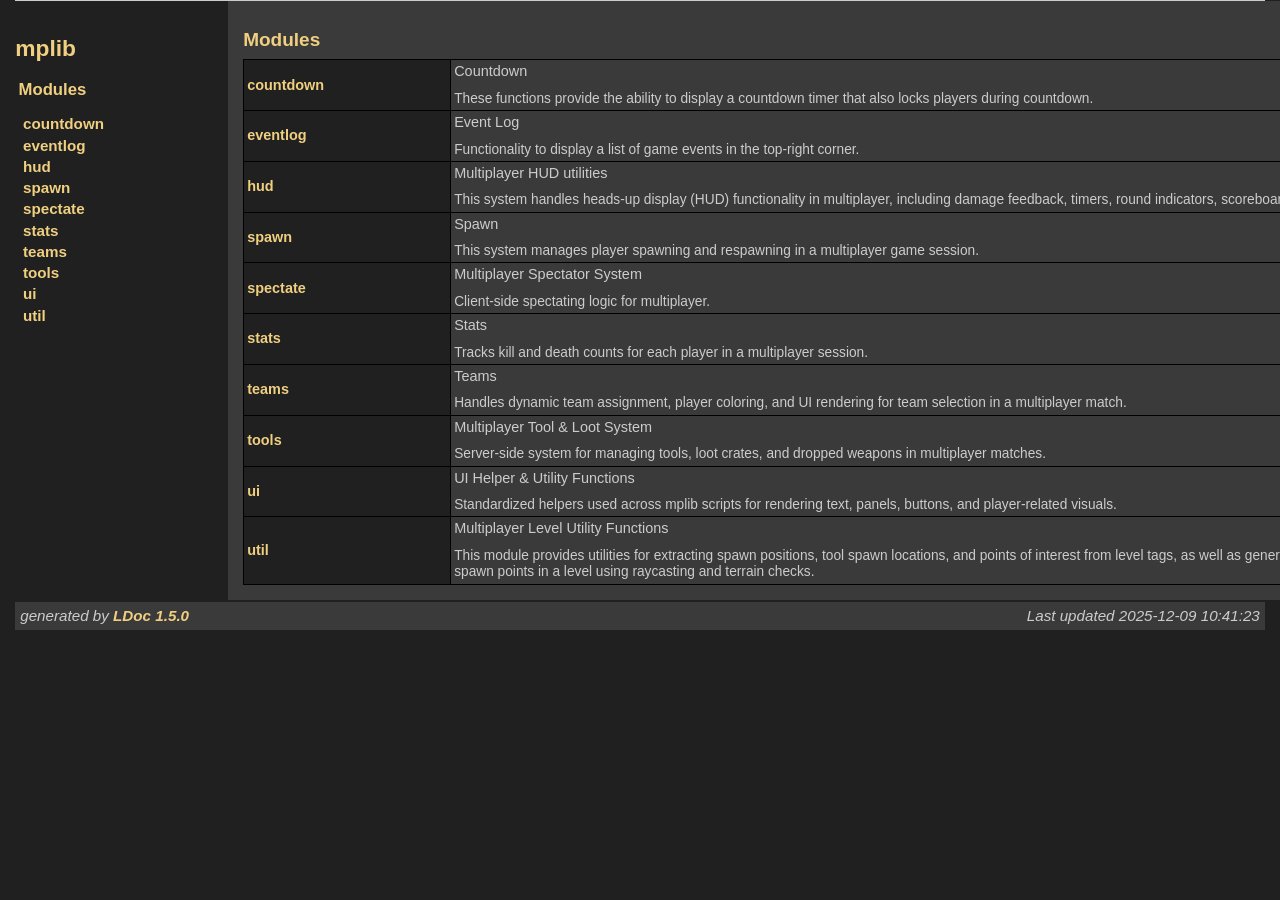
<file: docs/index.html>
<!DOCTYPE html PUBLIC "-//W3C//DTD XHTML 1.0 Strict//EN"
   "http://www.w3.org/TR/xhtml1/DTD/xhtml1-strict.dtd">
<html>
<meta http-equiv="Content-Type" content="text/html; charset=UTF-8"/>
<head>
    <title>Reference</title>
    <link rel="stylesheet" href="ldoc.css" type="text/css" />
</head>
<body>

<div id="container">

<div id="product">
	<div id="product_logo"></div>
	<div id="product_name"><big><b></b></big></div>
	<div id="product_description"></div>
</div> <!-- id="product" -->


<div id="main">


<!-- Menu -->

<div id="navigation">
<br/>
<h1>mplib</h1>





<h2>Modules</h2>
<ul class="nowrap">
  <li><a href="modules/countdown.html">countdown</a></li>
  <li><a href="modules/eventlog.html">eventlog</a></li>
  <li><a href="modules/hud.html">hud</a></li>
  <li><a href="modules/spawn.html">spawn</a></li>
  <li><a href="modules/spectate.html">spectate</a></li>
  <li><a href="modules/stats.html">stats</a></li>
  <li><a href="modules/teams.html">teams</a></li>
  <li><a href="modules/tools.html">tools</a></li>
  <li><a href="modules/ui.html">ui</a></li>
  <li><a href="modules/util.html">util</a></li>
</ul>

</div>

<div id="content">



<h2>Modules</h2>
<table class="module_list">
	<tr>
		<td class="name"  nowrap><a href="modules/countdown.html">countdown</a></td>
		<td class="summary">Countdown</p>

<p> These functions provide the ability to display a countdown timer
 that also locks players during countdown.</td>
	</tr>
	<tr>
		<td class="name"  nowrap><a href="modules/eventlog.html">eventlog</a></td>
		<td class="summary">Event Log</p>

<p> Functionality to display a list of game events in the top-right corner.</td>
	</tr>
	<tr>
		<td class="name"  nowrap><a href="modules/hud.html">hud</a></td>
		<td class="summary">Multiplayer HUD utilities</p>

<p> This system handles heads-up display (HUD) functionality in multiplayer,
 including damage feedback, timers, round indicators, scoreboards and
 world markers.</td>
	</tr>
	<tr>
		<td class="name"  nowrap><a href="modules/spawn.html">spawn</a></td>
		<td class="summary">Spawn</p>

<p> This system manages player spawning and respawning in a multiplayer game session.</td>
	</tr>
	<tr>
		<td class="name"  nowrap><a href="modules/spectate.html">spectate</a></td>
		<td class="summary">Multiplayer Spectator System</p>

<p> Client-side spectating logic for multiplayer.</td>
	</tr>
	<tr>
		<td class="name"  nowrap><a href="modules/stats.html">stats</a></td>
		<td class="summary">Stats</p>

<p> Tracks kill and death counts for each player in a multiplayer session.</td>
	</tr>
	<tr>
		<td class="name"  nowrap><a href="modules/teams.html">teams</a></td>
		<td class="summary">Teams</p>

<p> Handles dynamic team assignment, player coloring, and UI rendering
 for team selection in a multiplayer match.</td>
	</tr>
	<tr>
		<td class="name"  nowrap><a href="modules/tools.html">tools</a></td>
		<td class="summary">Multiplayer Tool &amp; Loot System</p>

<p> Server-side system for managing tools, loot crates, and dropped weapons
 in multiplayer matches.</td>
	</tr>
	<tr>
		<td class="name"  nowrap><a href="modules/ui.html">ui</a></td>
		<td class="summary">UI Helper &amp; Utility Functions</p>

<p> Standardized helpers used across mplib scripts for rendering
 text, panels, buttons, and player-related visuals.</td>
	</tr>
	<tr>
		<td class="name"  nowrap><a href="modules/util.html">util</a></td>
		<td class="summary">Multiplayer Level Utility Functions</p>

<p> This module provides utilities for extracting spawn positions, tool spawn locations,
 and points of interest from level tags, as well as generating valid dynamic spawn points
 in a level using raycasting and terrain checks.</td>
	</tr>
</table>

</div> <!-- id="content" -->
</div> <!-- id="main" -->
<div id="about">
<i>generated by <a href="http://github.com/lunarmodules/LDoc">LDoc 1.5.0</a></i>
<i style="float:right;">Last updated 2025-12-09 10:41:23 </i>
</div> <!-- id="about" -->
</div> <!-- id="container" -->
</body>
</html>
</file>
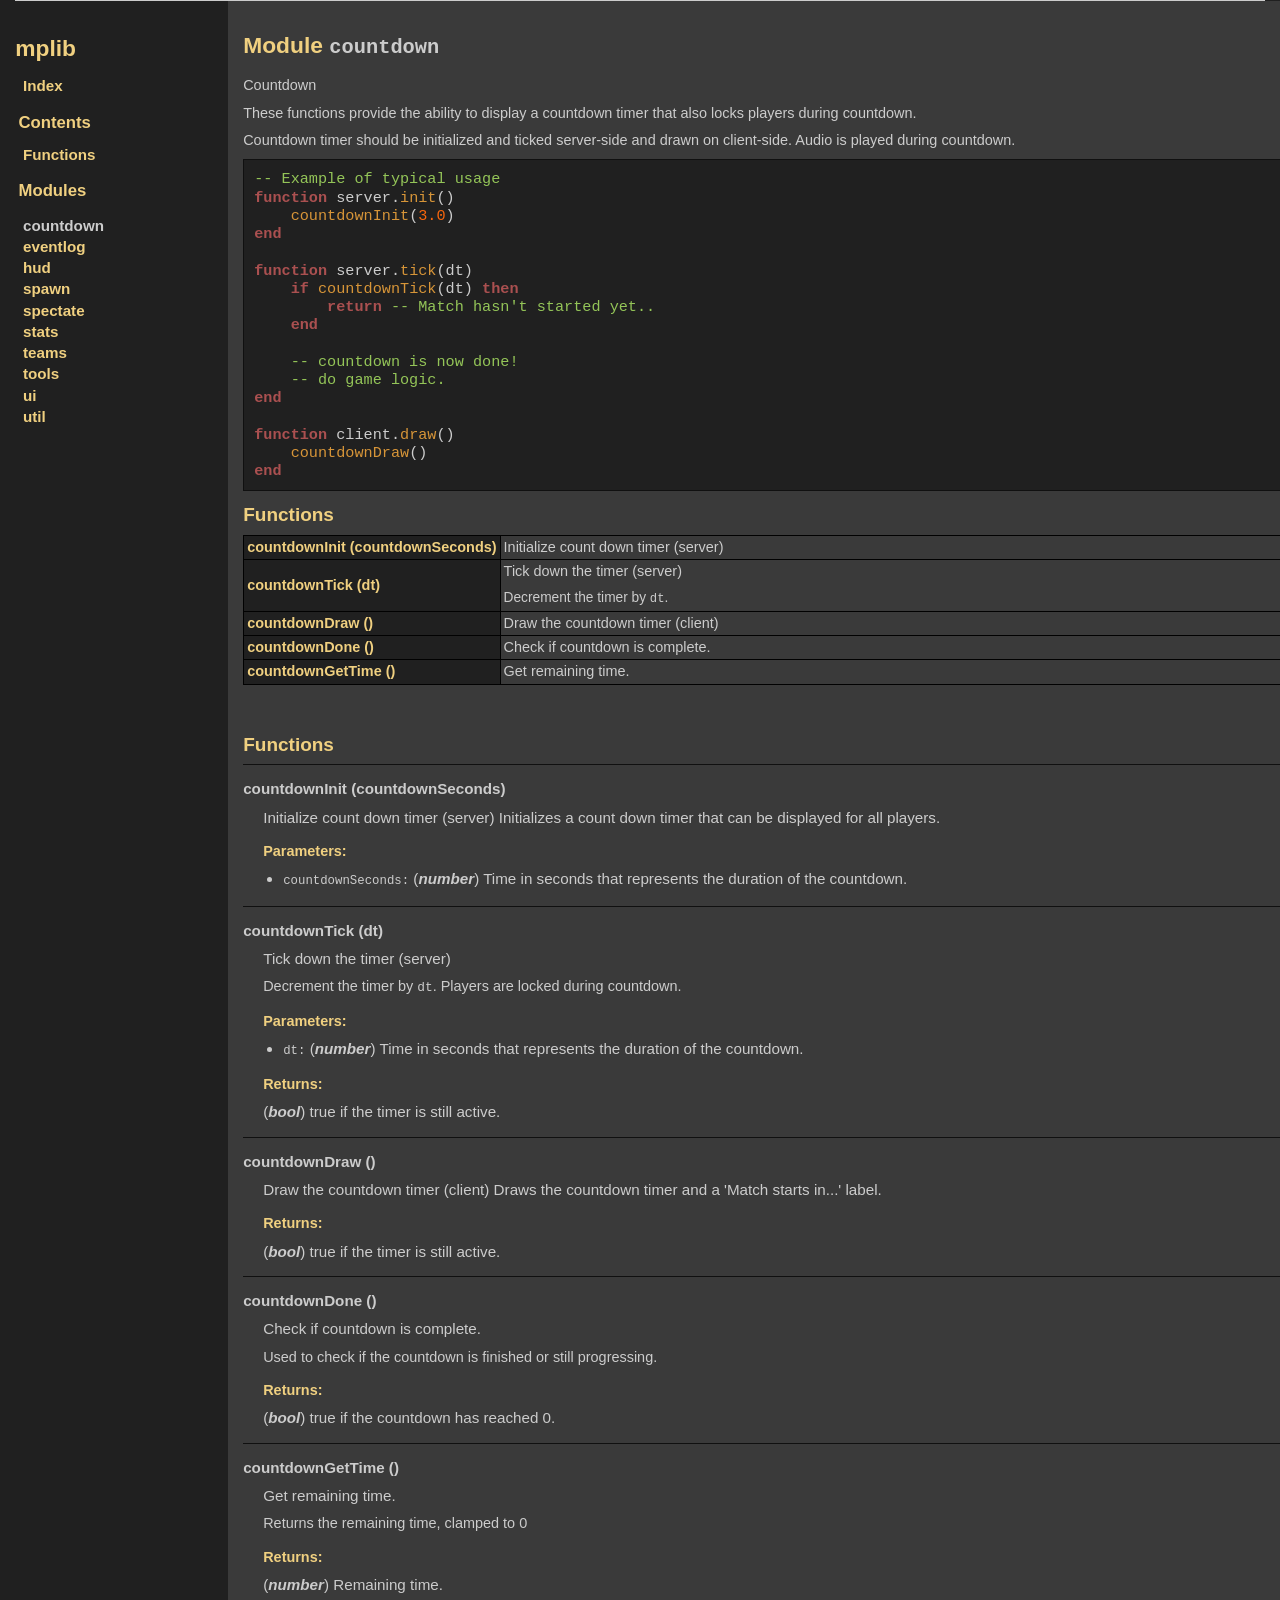
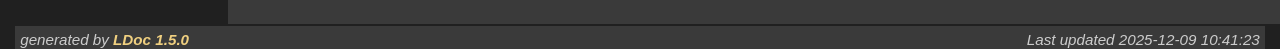
<file: docs/modules/countdown.html>
<!DOCTYPE html PUBLIC "-//W3C//DTD XHTML 1.0 Strict//EN"
   "http://www.w3.org/TR/xhtml1/DTD/xhtml1-strict.dtd">
<html>
<meta http-equiv="Content-Type" content="text/html; charset=UTF-8"/>
<head>
    <title>Reference</title>
    <link rel="stylesheet" href="../ldoc.css" type="text/css" />
</head>
<body>

<div id="container">

<div id="product">
	<div id="product_logo"></div>
	<div id="product_name"><big><b></b></big></div>
	<div id="product_description"></div>
</div> <!-- id="product" -->


<div id="main">


<!-- Menu -->

<div id="navigation">
<br/>
<h1>mplib</h1>


<ul>
  <li><a href="../index.html">Index</a></li>
</ul>

<h2>Contents</h2>
<ul>
<li><a href="#Functions">Functions</a></li>
</ul>


<h2>Modules</h2>
<ul class="nowrap">
  <li><strong>countdown</strong></li>
  <li><a href="../modules/eventlog.html">eventlog</a></li>
  <li><a href="../modules/hud.html">hud</a></li>
  <li><a href="../modules/spawn.html">spawn</a></li>
  <li><a href="../modules/spectate.html">spectate</a></li>
  <li><a href="../modules/stats.html">stats</a></li>
  <li><a href="../modules/teams.html">teams</a></li>
  <li><a href="../modules/tools.html">tools</a></li>
  <li><a href="../modules/ui.html">ui</a></li>
  <li><a href="../modules/util.html">util</a></li>
</ul>

</div>

<div id="content">

<h1>Module <code>countdown</code></h1>
<p>Countdown</p>

<p> These functions provide the ability to display a countdown timer
 that also locks players during countdown.</p>
<p>
<p> </p>

<p> Countdown timer should be initialized and ticked server-side and
 drawn on client-side. Audio is played during countdown.</p>


<pre>
<span class="comment">-- Example of typical usage
</span><span class="keyword">function</span> server.<span class="function-name">init</span>()
    <span class="function-name">countdownInit</span>(<span class="number">3.0</span>)
<span class="keyword">end</span>

<span class="keyword">function</span> server.<span class="function-name">tick</span>(dt)
    <span class="keyword">if</span> <span class="function-name">countdownTick</span>(dt) <span class="keyword">then</span>
        <span class="keyword">return</span> <span class="comment">-- Match hasn't started yet..
</span>    <span class="keyword">end</span>

    <span class="comment">-- countdown is now done!
</span>    <span class="comment">-- do game logic.
</span><span class="keyword">end</span>

<span class="keyword">function</span> client.<span class="function-name">draw</span>()
    <span class="function-name">countdownDraw</span>()
<span class="keyword">end</span>
</pre>

</p>


<h2><a href="#Functions">Functions</a></h2>
<table class="function_list">
	<tr>
	<td class="name" nowrap><a href="#countdownInit">countdownInit (countdownSeconds)</a></td>
	<td class="summary">Initialize count down timer (server)</td>
	</tr>
	<tr>
	<td class="name" nowrap><a href="#countdownTick">countdownTick (dt)</a></td>
	<td class="summary">Tick down the timer (server)</p>

<p> Decrement the timer by <code>dt</code>.</td>
	</tr>
	<tr>
	<td class="name" nowrap><a href="#countdownDraw">countdownDraw ()</a></td>
	<td class="summary">Draw the countdown timer (client)</td>
	</tr>
	<tr>
	<td class="name" nowrap><a href="#countdownDone">countdownDone ()</a></td>
	<td class="summary">Check if countdown is complete.</td>
	</tr>
	<tr>
	<td class="name" nowrap><a href="#countdownGetTime">countdownGetTime ()</a></td>
	<td class="summary">Get remaining time.</td>
	</tr>
</table>

<br/>
<br/>


    <h2 class="section-header "><a name="Functions"></a>Functions</h2>

    <dl class="function">
    <dt>
    <a name = "countdownInit"></a>
    <strong>countdownInit (countdownSeconds)</strong>
    </dt>
    <dd>
    Initialize count down timer (server)  Initializes a count down timer that can be displayed for all players.


    <h3>Parameters:</h3>
    <ul>
        <li><span class="parameter">countdownSeconds</span>
            <span class="types"><span class="type">number</span></span>
         Time in seconds that represents the duration of the countdown.
        </li>
    </ul>





</dd>
    <dt>
    <a name = "countdownTick"></a>
    <strong>countdownTick (dt)</strong>
    </dt>
    <dd>
    Tick down the timer (server)</p>

<p> Decrement the timer by <code>dt</code>.  Players are locked during countdown.


    <h3>Parameters:</h3>
    <ul>
        <li><span class="parameter">dt</span>
            <span class="types"><span class="type">number</span></span>
         Time in seconds that represents the duration of the countdown.
        </li>
    </ul>

    <h3>Returns:</h3>
    <ol>

           <span class="types"><span class="type">bool</span></span>
        true if the timer is still active.
    </ol>




</dd>
    <dt>
    <a name = "countdownDraw"></a>
    <strong>countdownDraw ()</strong>
    </dt>
    <dd>
    Draw the countdown timer (client)  Draws the countdown timer and a 'Match starts in...' label.



    <h3>Returns:</h3>
    <ol>

           <span class="types"><span class="type">bool</span></span>
        true if the timer is still active.
    </ol>




</dd>
    <dt>
    <a name = "countdownDone"></a>
    <strong>countdownDone ()</strong>
    </dt>
    <dd>
    Check if countdown is complete. </p>

<p> Used to check if the countdown is finished or still progressing.



    <h3>Returns:</h3>
    <ol>

           <span class="types"><span class="type">bool</span></span>
        true if the countdown has reached 0.
    </ol>




</dd>
    <dt>
    <a name = "countdownGetTime"></a>
    <strong>countdownGetTime ()</strong>
    </dt>
    <dd>
    Get remaining time. </p>

<p> Returns the remaining time, clamped to 0



    <h3>Returns:</h3>
    <ol>

           <span class="types"><span class="type">number</span></span>
        Remaining time.
    </ol>




</dd>
</dl>


</div> <!-- id="content" -->
</div> <!-- id="main" -->
<div id="about">
<i>generated by <a href="http://github.com/lunarmodules/LDoc">LDoc 1.5.0</a></i>
<i style="float:right;">Last updated 2025-12-09 10:41:23 </i>
</div> <!-- id="about" -->
</div> <!-- id="container" -->
</body>
</html>
</file>
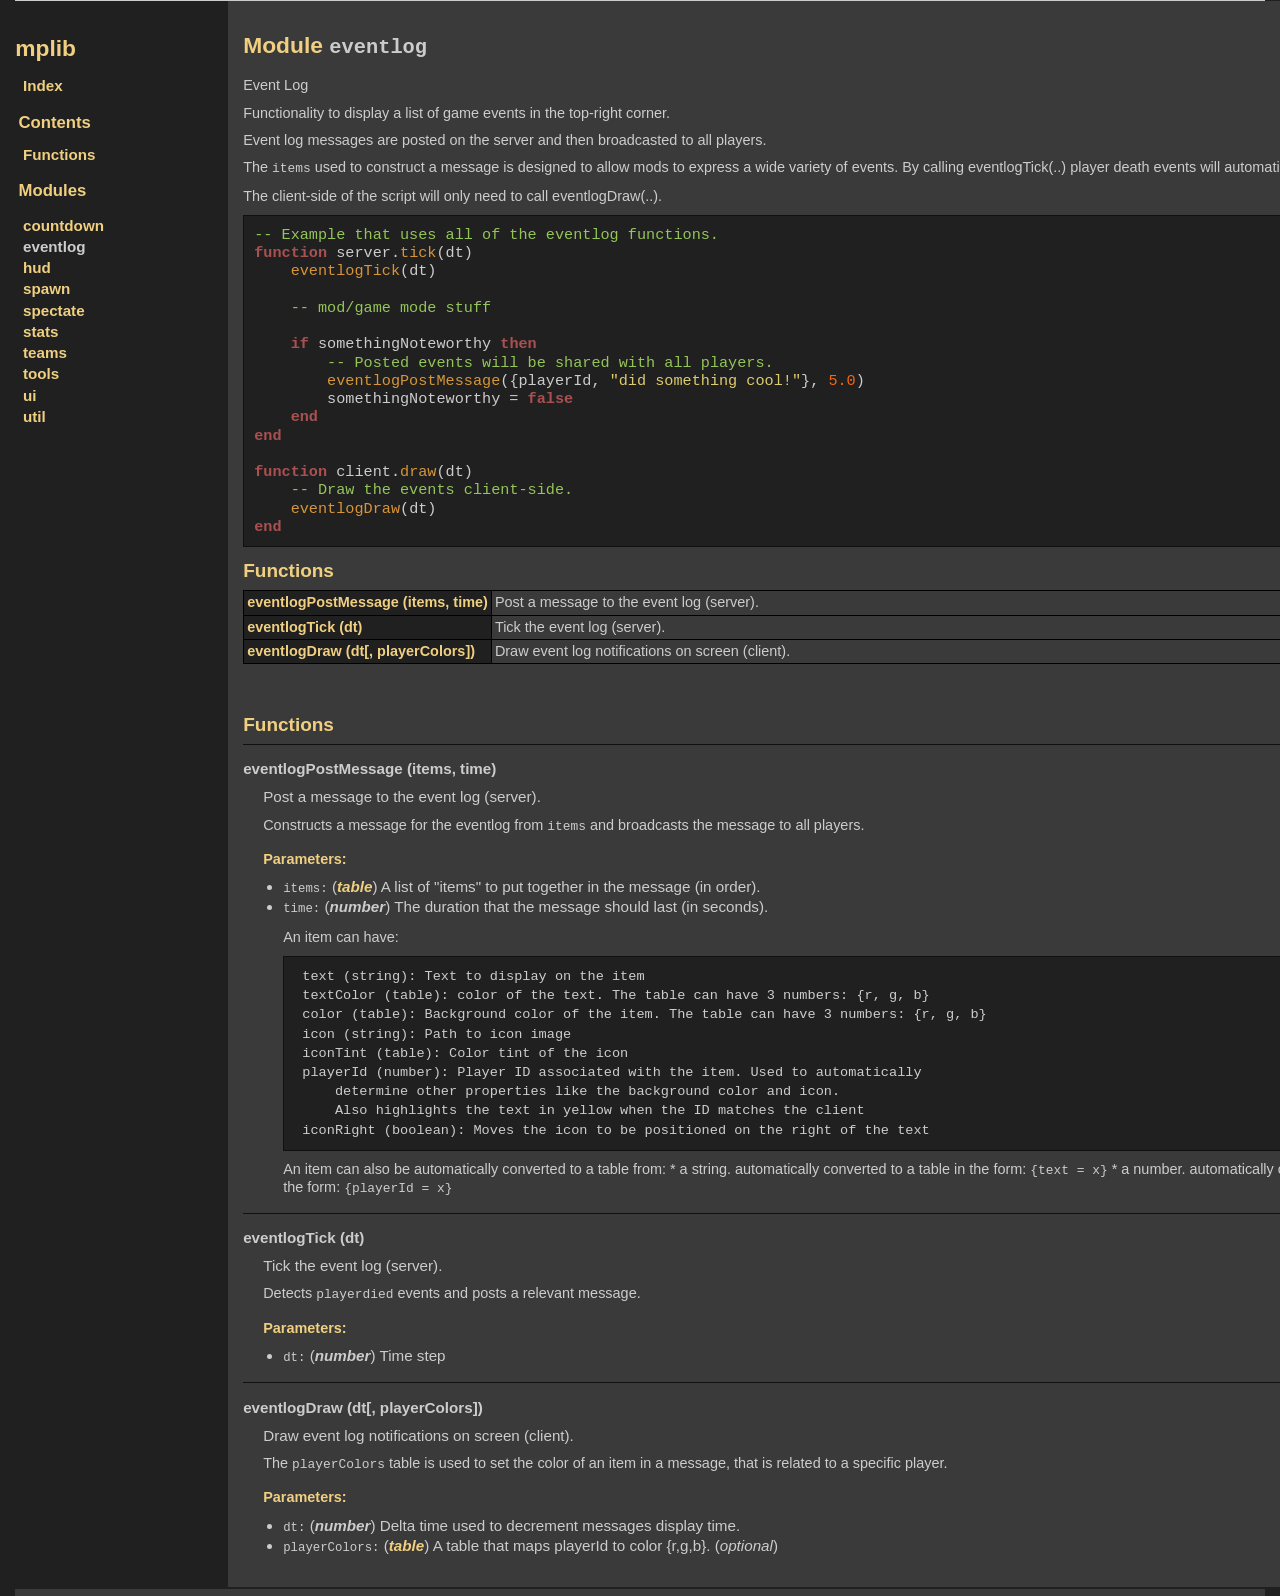
<file: docs/modules/eventlog.html>
<!DOCTYPE html PUBLIC "-//W3C//DTD XHTML 1.0 Strict//EN"
   "http://www.w3.org/TR/xhtml1/DTD/xhtml1-strict.dtd">
<html>
<meta http-equiv="Content-Type" content="text/html; charset=UTF-8"/>
<head>
    <title>Reference</title>
    <link rel="stylesheet" href="../ldoc.css" type="text/css" />
</head>
<body>

<div id="container">

<div id="product">
	<div id="product_logo"></div>
	<div id="product_name"><big><b></b></big></div>
	<div id="product_description"></div>
</div> <!-- id="product" -->


<div id="main">


<!-- Menu -->

<div id="navigation">
<br/>
<h1>mplib</h1>


<ul>
  <li><a href="../index.html">Index</a></li>
</ul>

<h2>Contents</h2>
<ul>
<li><a href="#Functions">Functions</a></li>
</ul>


<h2>Modules</h2>
<ul class="nowrap">
  <li><a href="../modules/countdown.html">countdown</a></li>
  <li><strong>eventlog</strong></li>
  <li><a href="../modules/hud.html">hud</a></li>
  <li><a href="../modules/spawn.html">spawn</a></li>
  <li><a href="../modules/spectate.html">spectate</a></li>
  <li><a href="../modules/stats.html">stats</a></li>
  <li><a href="../modules/teams.html">teams</a></li>
  <li><a href="../modules/tools.html">tools</a></li>
  <li><a href="../modules/ui.html">ui</a></li>
  <li><a href="../modules/util.html">util</a></li>
</ul>

</div>

<div id="content">

<h1>Module <code>eventlog</code></h1>
<p>Event Log</p>

<p> Functionality to display a list of game events in the top-right corner.</p>
<p>

<p> Event log messages are posted on the server and then broadcasted
 to all players. </p>

<p> The <code>items</code> used to construct a message is designed
 to allow mods to express a wide variety of events.
 By calling eventlogTick(..) player death events will automatically be
 posted.</p>

<p> The client-side of the script will only need to call eventlogDraw(..).</p>

<pre>
<span class="comment">-- Example that uses all of the eventlog functions.
</span><span class="keyword">function</span> server.<span class="function-name">tick</span>(dt)
    <span class="function-name">eventlogTick</span>(dt)

    <span class="comment">-- mod/game mode stuff
</span>
    <span class="keyword">if</span> somethingNoteworthy <span class="keyword">then</span>
        <span class="comment">-- Posted events will be shared with all players.
</span>        <span class="function-name">eventlogPostMessage</span>({playerId, <span class="string">"did something cool!"</span>}, <span class="number">5.0</span>)
        somethingNoteworthy = <span class="keyword">false</span>
    <span class="keyword">end</span>
<span class="keyword">end</span>

<span class="keyword">function</span> client.<span class="function-name">draw</span>(dt)
    <span class="comment">-- Draw the events client-side.
</span>    <span class="function-name">eventlogDraw</span>(dt)
<span class="keyword">end</span>
</pre>

</p>


<h2><a href="#Functions">Functions</a></h2>
<table class="function_list">
	<tr>
	<td class="name" nowrap><a href="#eventlogPostMessage">eventlogPostMessage (items, time)</a></td>
	<td class="summary">Post a message to the event log (server).</td>
	</tr>
	<tr>
	<td class="name" nowrap><a href="#eventlogTick">eventlogTick (dt)</a></td>
	<td class="summary">Tick the event log (server).</td>
	</tr>
	<tr>
	<td class="name" nowrap><a href="#eventlogDraw">eventlogDraw (dt[, playerColors])</a></td>
	<td class="summary">Draw event log notifications on screen (client).</td>
	</tr>
</table>

<br/>
<br/>


    <h2 class="section-header "><a name="Functions"></a>Functions</h2>

    <dl class="function">
    <dt>
    <a name = "eventlogPostMessage"></a>
    <strong>eventlogPostMessage (items, time)</strong>
    </dt>
    <dd>
    Post a message to the event log (server). </p>

<p> Constructs a message for the eventlog from <code>items</code> and broadcasts the message to all players.


    <h3>Parameters:</h3>
    <ul>
        <li><span class="parameter">items</span>
            <span class="types"><a class="type" href="https://www.lua.org/manual/5.1/manual.html#5.5">table</a></span>
         A list of "items" to put together in the message (in order).
        </li>
        <li><span class="parameter">time</span>
            <span class="types"><span class="type">number</span></span>
         The duration that the message should last (in seconds).</p>

<p> An item can have:</p>
<pre><code> text (string): Text to display on the item
 textColor (table): color of the text. The table can have 3 numbers: {r, g, b}
 color (table): Background color of the item. The table can have 3 numbers: {r, g, b}
 icon (string): Path to icon image
 iconTint (table): Color tint of the icon
 playerId (number): Player ID associated with the item. Used to automatically
     determine other properties like the background color and icon.
     Also highlights the text in yellow when the ID matches the client
 iconRight (boolean): Moves the icon to be positioned on the right of the text
</code></pre>

<p> An item can also be automatically converted to a table from:
 * a string. automatically converted to a table in the form: <code>{text = x}</code>
 * a number. automatically converted to a table in the form: <code>{playerId = x}</code>
        </li>
    </ul>





</dd>
    <dt>
    <a name = "eventlogTick"></a>
    <strong>eventlogTick (dt)</strong>
    </dt>
    <dd>
    Tick the event log (server). </p>

<p> Detects <code>playerdied</code> events and posts a relevant message.


    <h3>Parameters:</h3>
    <ul>
        <li><span class="parameter">dt</span>
            <span class="types"><span class="type">number</span></span>
         Time step
        </li>
    </ul>





</dd>
    <dt>
    <a name = "eventlogDraw"></a>
    <strong>eventlogDraw (dt[, playerColors])</strong>
    </dt>
    <dd>
    Draw event log notifications on screen (client). </p>

<p> The <code>playerColors</code> table is used to set the color of an item in a message,
 that is related to a specific player.


    <h3>Parameters:</h3>
    <ul>
        <li><span class="parameter">dt</span>
            <span class="types"><span class="type">number</span></span>
         Delta time used to decrement messages display time.
        </li>
        <li><span class="parameter">playerColors</span>
            <span class="types"><a class="type" href="https://www.lua.org/manual/5.1/manual.html#5.5">table</a></span>
         A table that maps playerId to color {r,g,b}.
         (<em>optional</em>)
        </li>
    </ul>





</dd>
</dl>


</div> <!-- id="content" -->
</div> <!-- id="main" -->
<div id="about">
<i>generated by <a href="http://github.com/lunarmodules/LDoc">LDoc 1.5.0</a></i>
<i style="float:right;">Last updated 2025-12-09 10:41:23 </i>
</div> <!-- id="about" -->
</div> <!-- id="container" -->
</body>
</html>
</file>
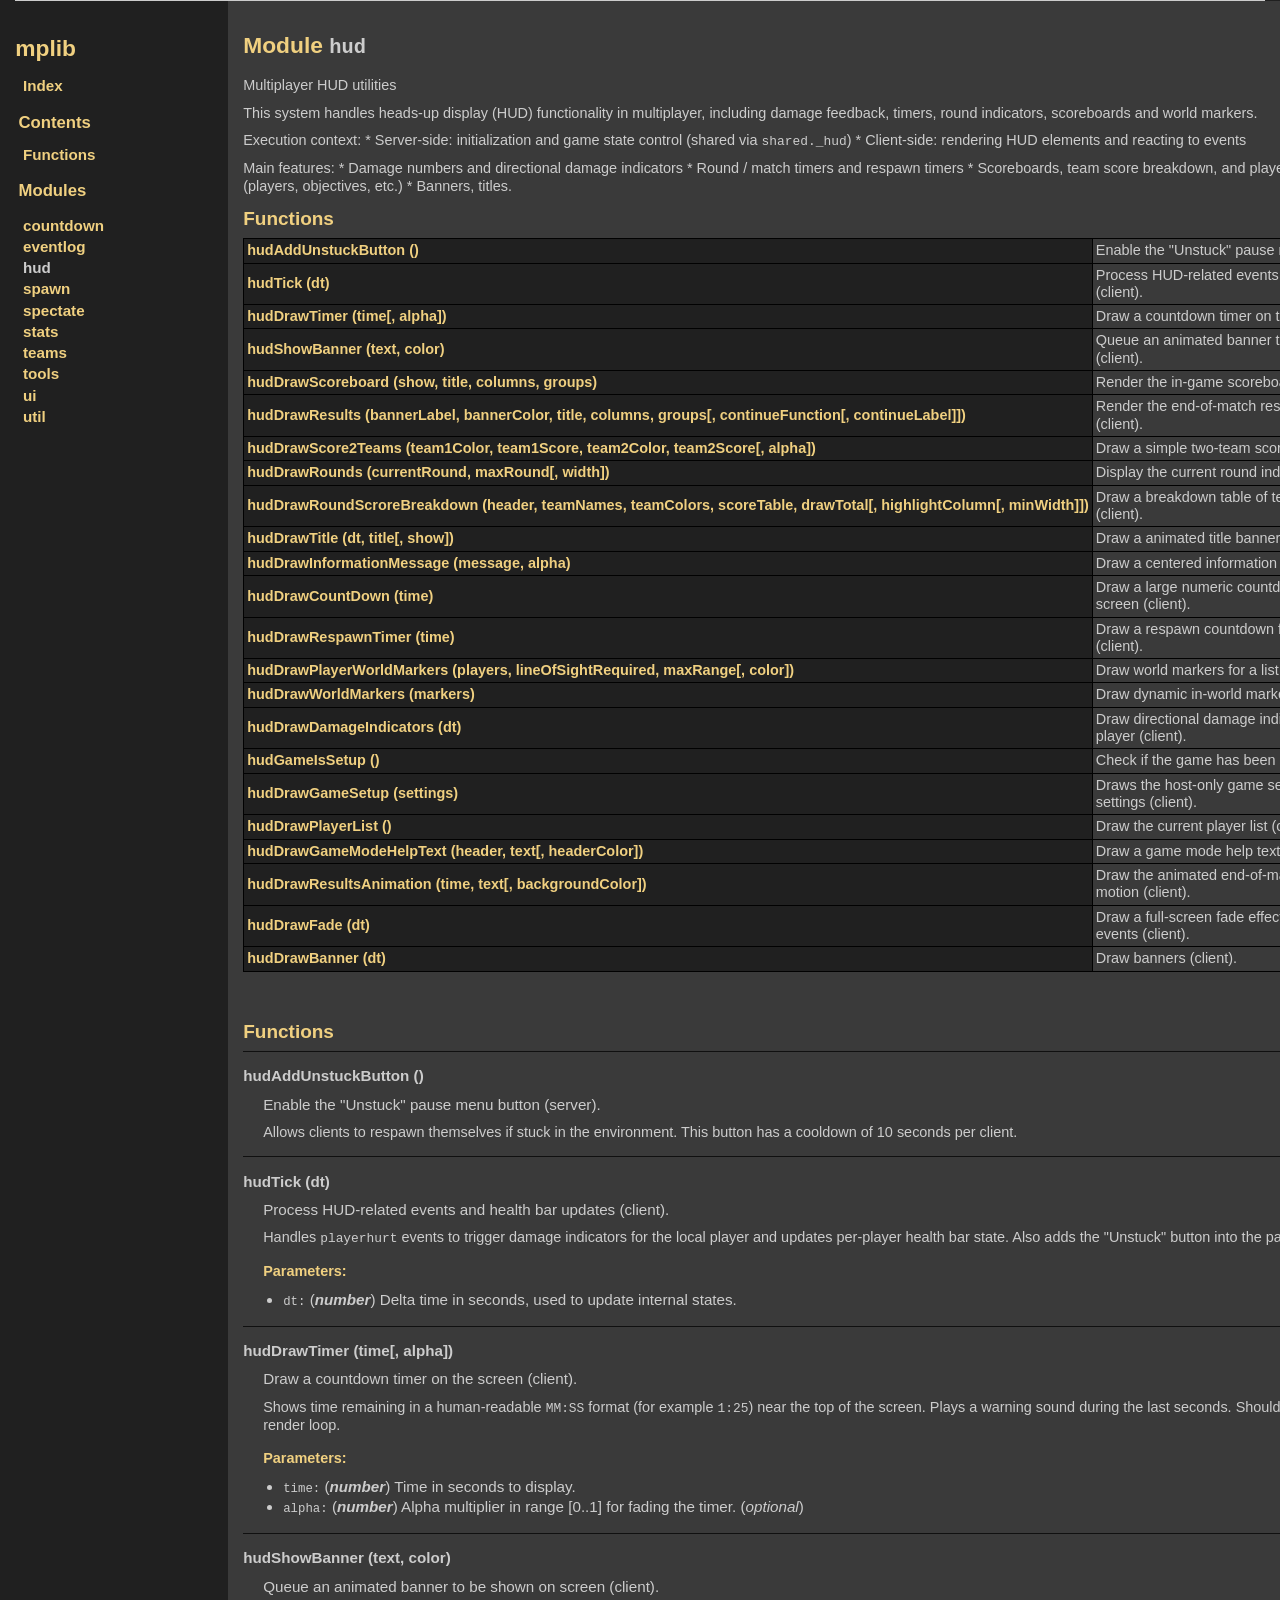
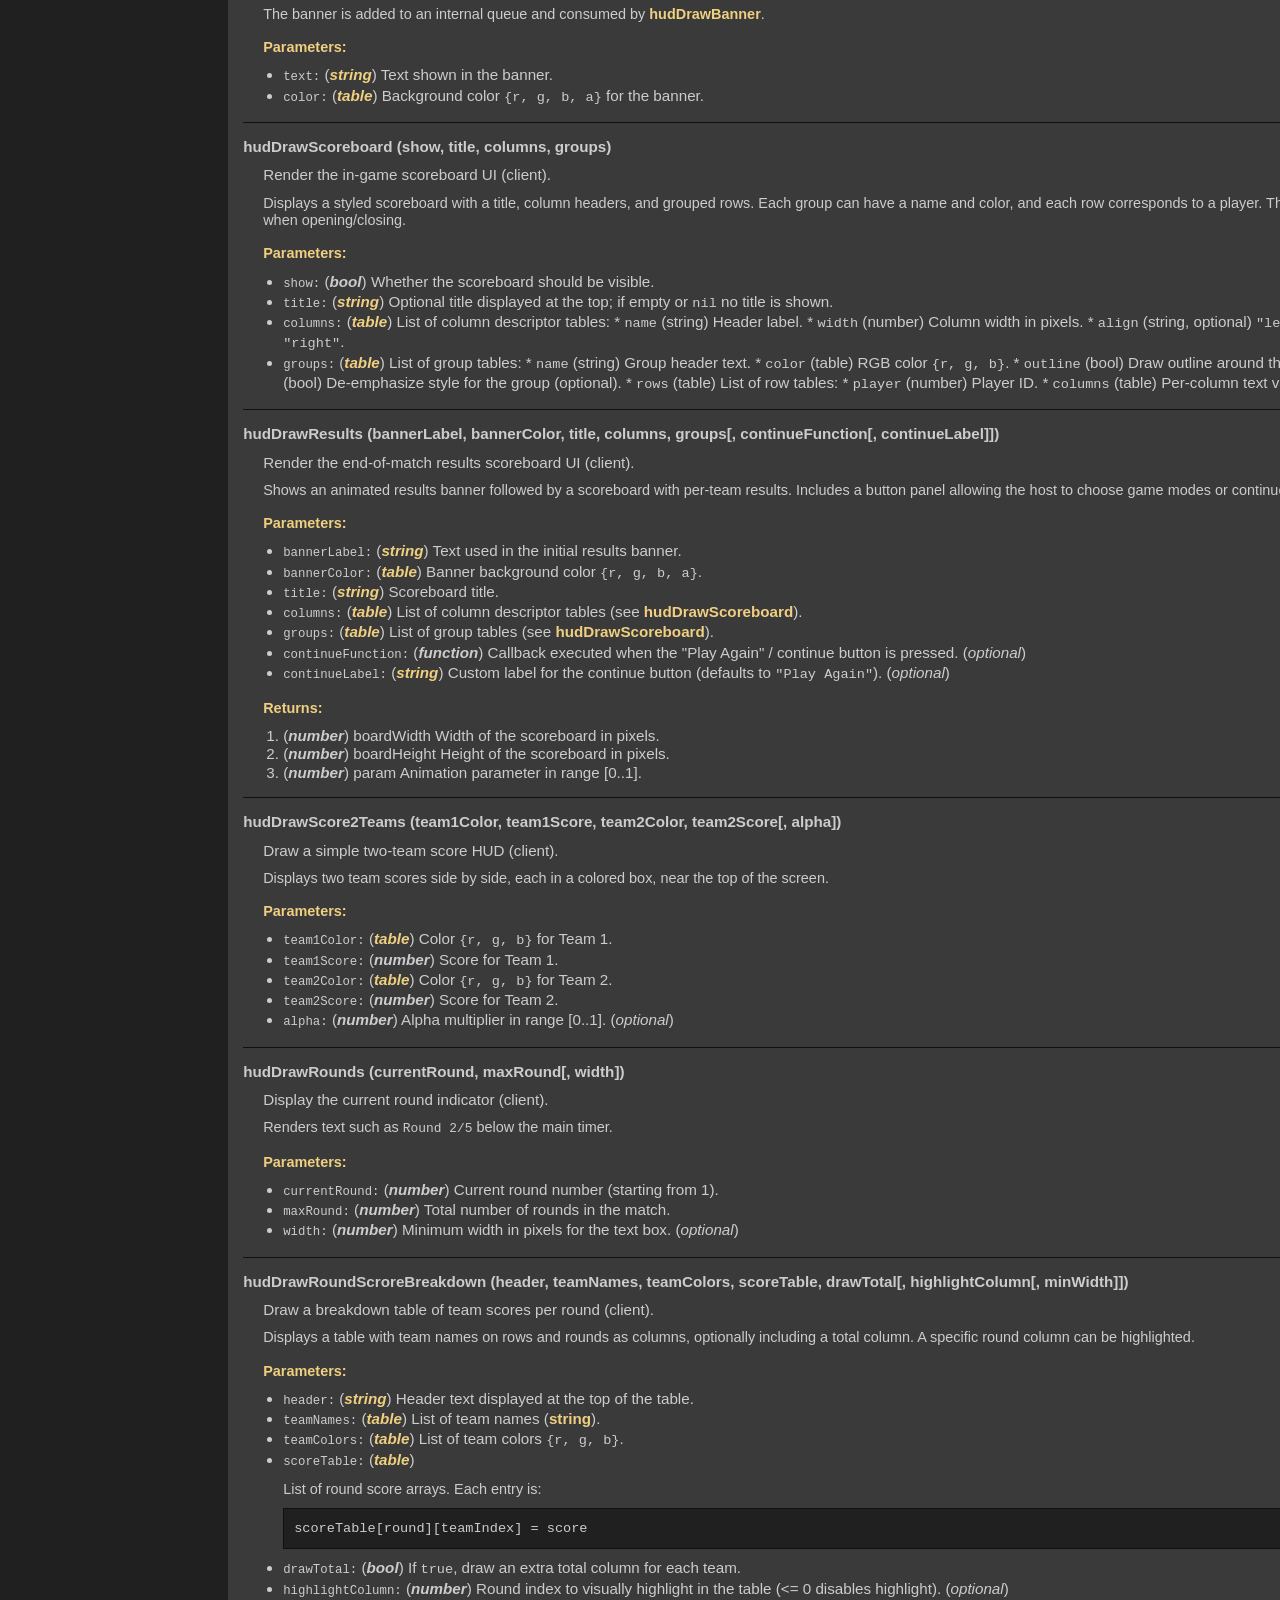
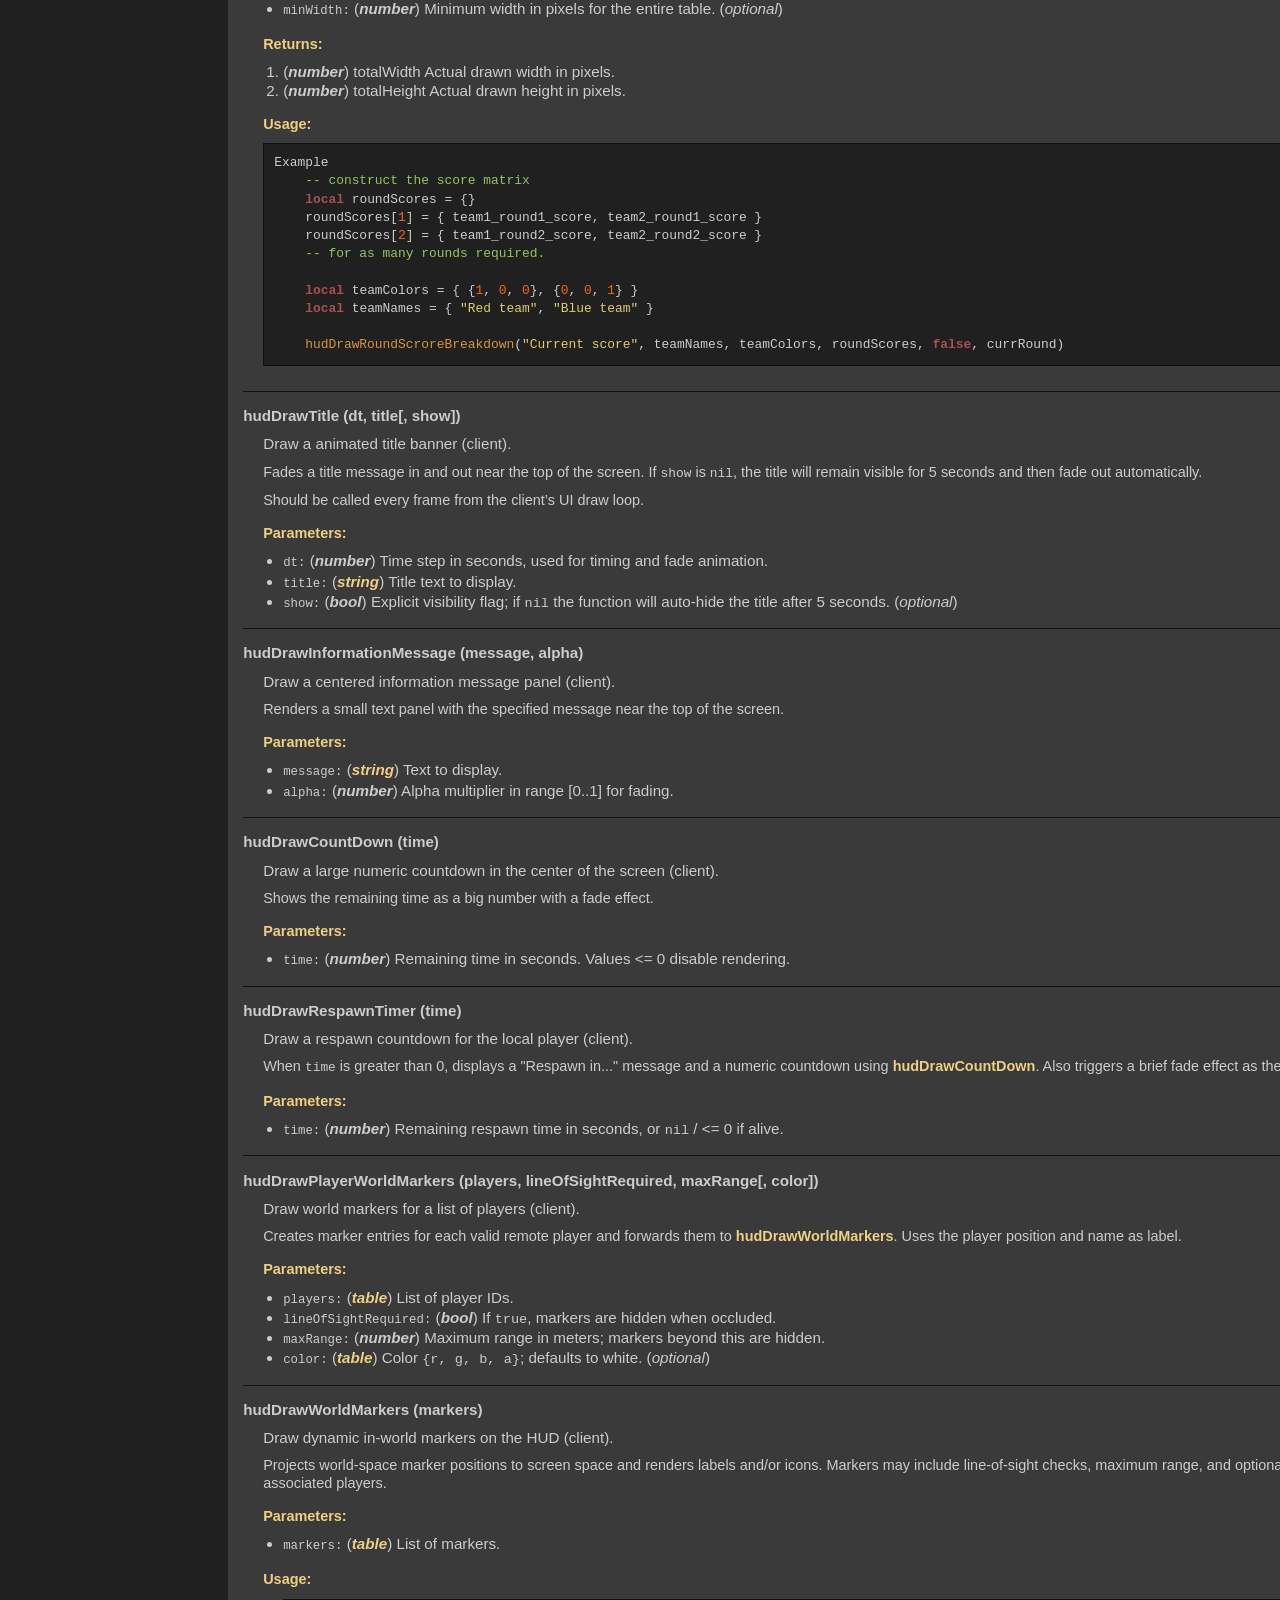
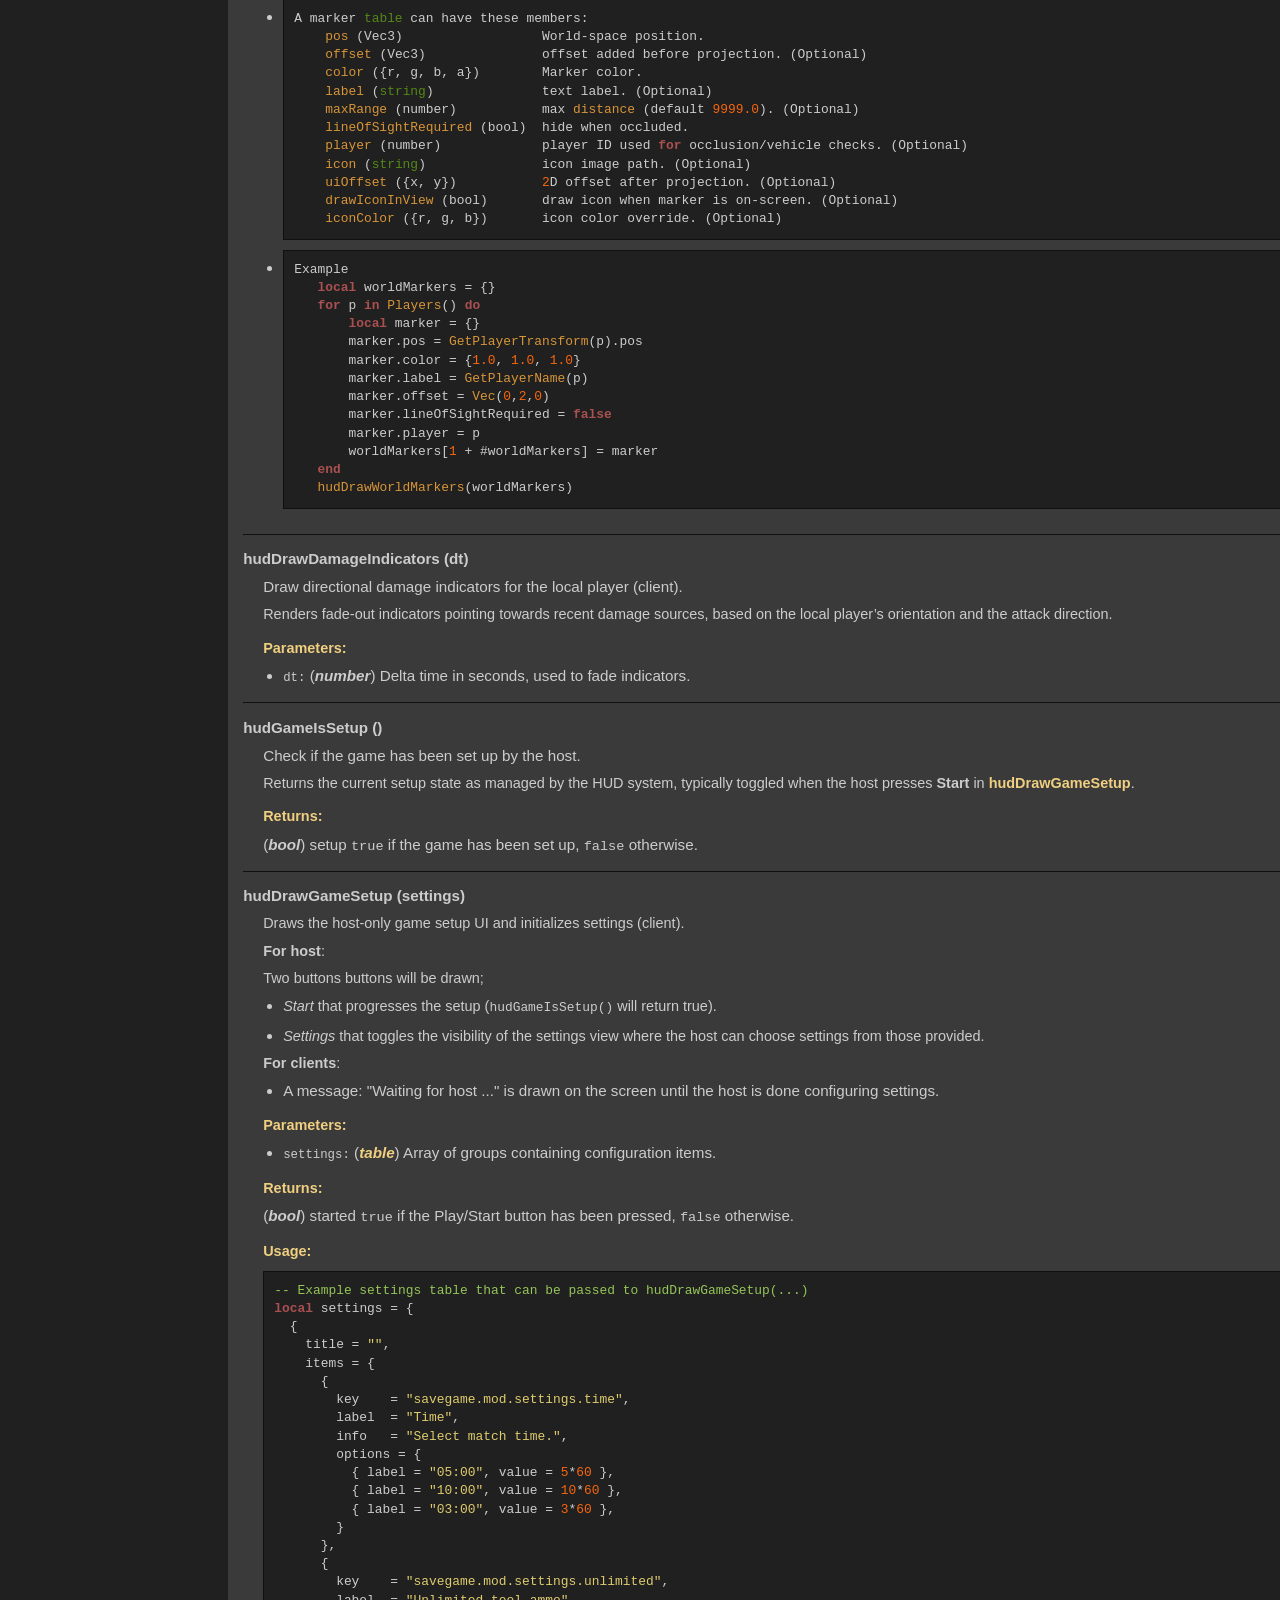
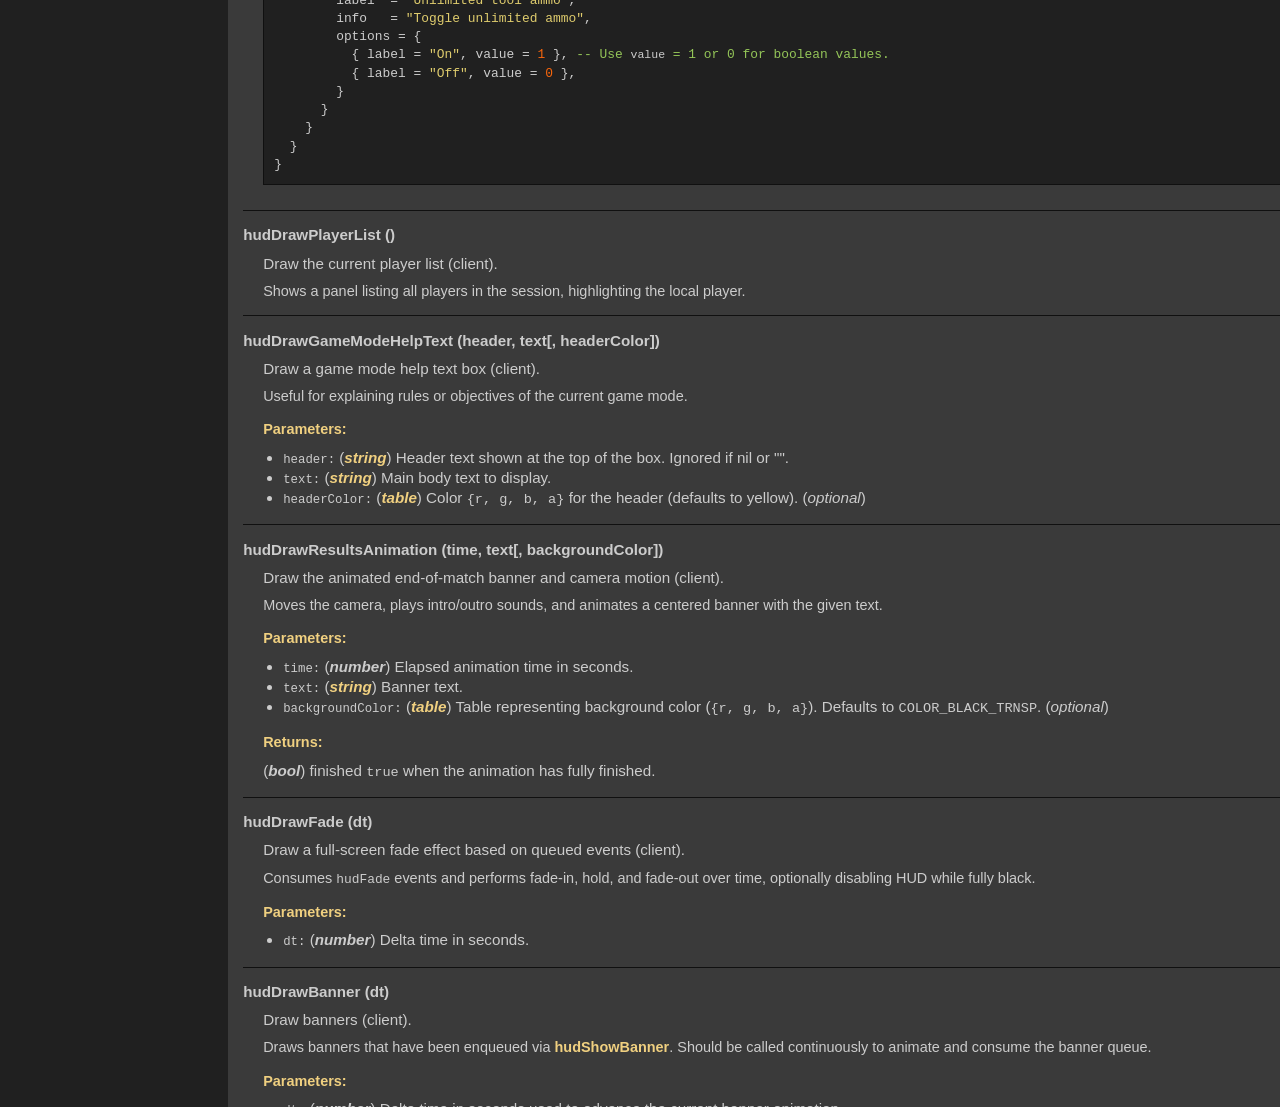
<file: docs/modules/hud.html>
<!DOCTYPE html PUBLIC "-//W3C//DTD XHTML 1.0 Strict//EN"
   "http://www.w3.org/TR/xhtml1/DTD/xhtml1-strict.dtd">
<html>
<meta http-equiv="Content-Type" content="text/html; charset=UTF-8"/>
<head>
    <title>Reference</title>
    <link rel="stylesheet" href="../ldoc.css" type="text/css" />
</head>
<body>

<div id="container">

<div id="product">
	<div id="product_logo"></div>
	<div id="product_name"><big><b></b></big></div>
	<div id="product_description"></div>
</div> <!-- id="product" -->


<div id="main">


<!-- Menu -->

<div id="navigation">
<br/>
<h1>mplib</h1>


<ul>
  <li><a href="../index.html">Index</a></li>
</ul>

<h2>Contents</h2>
<ul>
<li><a href="#Functions">Functions</a></li>
</ul>


<h2>Modules</h2>
<ul class="nowrap">
  <li><a href="../modules/countdown.html">countdown</a></li>
  <li><a href="../modules/eventlog.html">eventlog</a></li>
  <li><strong>hud</strong></li>
  <li><a href="../modules/spawn.html">spawn</a></li>
  <li><a href="../modules/spectate.html">spectate</a></li>
  <li><a href="../modules/stats.html">stats</a></li>
  <li><a href="../modules/teams.html">teams</a></li>
  <li><a href="../modules/tools.html">tools</a></li>
  <li><a href="../modules/ui.html">ui</a></li>
  <li><a href="../modules/util.html">util</a></li>
</ul>

</div>

<div id="content">

<h1>Module <code>hud</code></h1>
<p>Multiplayer HUD utilities</p>

<p> This system handles heads-up display (HUD) functionality in multiplayer,
 including damage feedback, timers, round indicators, scoreboards and
 world markers.</p>
<p> Execution context:
 * Server-side: initialization and game state control (shared via <code>shared._hud</code>)
 * Client-side: rendering HUD elements and reacting to events</p>

<p> Main features:
 * Damage numbers and directional damage indicators
 * Round / match timers and respawn timers
 * Scoreboards, team score breakdown, and player lists
 * In-world markers (players, objectives, etc.)
 * Banners, titles.</p>


<h2><a href="#Functions">Functions</a></h2>
<table class="function_list">
	<tr>
	<td class="name" nowrap><a href="#hudAddUnstuckButton">hudAddUnstuckButton ()</a></td>
	<td class="summary">Enable the "Unstuck" pause menu button (server).</td>
	</tr>
	<tr>
	<td class="name" nowrap><a href="#hudTick">hudTick (dt)</a></td>
	<td class="summary">Process HUD-related events and health bar updates (client).</td>
	</tr>
	<tr>
	<td class="name" nowrap><a href="#hudDrawTimer">hudDrawTimer (time[, alpha])</a></td>
	<td class="summary">Draw a countdown timer on the screen (client).</td>
	</tr>
	<tr>
	<td class="name" nowrap><a href="#hudShowBanner">hudShowBanner (text, color)</a></td>
	<td class="summary">Queue an animated banner to be shown on screen (client).</td>
	</tr>
	<tr>
	<td class="name" nowrap><a href="#hudDrawScoreboard">hudDrawScoreboard (show, title, columns, groups)</a></td>
	<td class="summary">Render the in-game scoreboard UI (client).</td>
	</tr>
	<tr>
	<td class="name" nowrap><a href="#hudDrawResults">hudDrawResults (bannerLabel, bannerColor, title, columns, groups[, continueFunction[, continueLabel]])</a></td>
	<td class="summary">Render the end-of-match results scoreboard UI (client).</td>
	</tr>
	<tr>
	<td class="name" nowrap><a href="#hudDrawScore2Teams">hudDrawScore2Teams (team1Color, team1Score, team2Color, team2Score[, alpha])</a></td>
	<td class="summary">Draw a simple two-team score HUD (client).</td>
	</tr>
	<tr>
	<td class="name" nowrap><a href="#hudDrawRounds">hudDrawRounds (currentRound, maxRound[, width])</a></td>
	<td class="summary">Display the current round indicator (client).</td>
	</tr>
	<tr>
	<td class="name" nowrap><a href="#hudDrawRoundScroreBreakdown">hudDrawRoundScroreBreakdown (header, teamNames, teamColors, scoreTable, drawTotal[, highlightColumn[, minWidth]])</a></td>
	<td class="summary">Draw a breakdown table of team scores per round (client).</td>
	</tr>
	<tr>
	<td class="name" nowrap><a href="#hudDrawTitle">hudDrawTitle (dt, title[, show])</a></td>
	<td class="summary">Draw a animated title banner (client).</td>
	</tr>
	<tr>
	<td class="name" nowrap><a href="#hudDrawInformationMessage">hudDrawInformationMessage (message, alpha)</a></td>
	<td class="summary">Draw a centered information message panel (client).</td>
	</tr>
	<tr>
	<td class="name" nowrap><a href="#hudDrawCountDown">hudDrawCountDown (time)</a></td>
	<td class="summary">Draw a large numeric countdown in the center of the screen (client).</td>
	</tr>
	<tr>
	<td class="name" nowrap><a href="#hudDrawRespawnTimer">hudDrawRespawnTimer (time)</a></td>
	<td class="summary">Draw a respawn countdown for the local player (client).</td>
	</tr>
	<tr>
	<td class="name" nowrap><a href="#hudDrawPlayerWorldMarkers">hudDrawPlayerWorldMarkers (players, lineOfSightRequired, maxRange[, color])</a></td>
	<td class="summary">Draw world markers for a list of players (client).</td>
	</tr>
	<tr>
	<td class="name" nowrap><a href="#hudDrawWorldMarkers">hudDrawWorldMarkers (markers)</a></td>
	<td class="summary">Draw dynamic in-world markers on the HUD (client).</td>
	</tr>
	<tr>
	<td class="name" nowrap><a href="#hudDrawDamageIndicators">hudDrawDamageIndicators (dt)</a></td>
	<td class="summary">Draw directional damage indicators for the local player (client).</td>
	</tr>
	<tr>
	<td class="name" nowrap><a href="#hudGameIsSetup">hudGameIsSetup ()</a></td>
	<td class="summary">Check if the game has been set up by the host.</td>
	</tr>
	<tr>
	<td class="name" nowrap><a href="#hudDrawGameSetup">hudDrawGameSetup (settings)</a></td>
	<td class="summary">Draws the host-only game setup UI and initializes settings (client).</td>
	</tr>
	<tr>
	<td class="name" nowrap><a href="#hudDrawPlayerList">hudDrawPlayerList ()</a></td>
	<td class="summary">Draw the current player list (client).</td>
	</tr>
	<tr>
	<td class="name" nowrap><a href="#hudDrawGameModeHelpText">hudDrawGameModeHelpText (header, text[, headerColor])</a></td>
	<td class="summary">Draw a game mode help text box (client).</td>
	</tr>
	<tr>
	<td class="name" nowrap><a href="#hudDrawResultsAnimation">hudDrawResultsAnimation (time, text[, backgroundColor])</a></td>
	<td class="summary">Draw the animated end-of-match banner and camera motion (client).</td>
	</tr>
	<tr>
	<td class="name" nowrap><a href="#hudDrawFade">hudDrawFade (dt)</a></td>
	<td class="summary">Draw a full-screen fade effect based on queued events (client).</td>
	</tr>
	<tr>
	<td class="name" nowrap><a href="#hudDrawBanner">hudDrawBanner (dt)</a></td>
	<td class="summary">Draw banners (client).</td>
	</tr>
</table>

<br/>
<br/>


    <h2 class="section-header "><a name="Functions"></a>Functions</h2>

    <dl class="function">
    <dt>
    <a name = "hudAddUnstuckButton"></a>
    <strong>hudAddUnstuckButton ()</strong>
    </dt>
    <dd>
    Enable the "Unstuck" pause menu button (server). </p>

<p> Allows clients to respawn themselves if stuck in the environment.
 This button has a cooldown of 10 seconds per client.







</dd>
    <dt>
    <a name = "hudTick"></a>
    <strong>hudTick (dt)</strong>
    </dt>
    <dd>
    Process HUD-related events and health bar updates (client). </p>

<p> Handles <code>playerhurt</code> events to trigger damage indicators for the
 local player and updates per-player health bar state. Also adds
 the "Unstuck" button into the pause menu if enabled.


    <h3>Parameters:</h3>
    <ul>
        <li><span class="parameter">dt</span>
            <span class="types"><span class="type">number</span></span>
         Delta time in seconds, used to update internal states.
        </li>
    </ul>





</dd>
    <dt>
    <a name = "hudDrawTimer"></a>
    <strong>hudDrawTimer (time[, alpha])</strong>
    </dt>
    <dd>
    Draw a countdown timer on the screen (client). </p>

<p> Shows time remaining in a human-readable <code>MM:SS</code> format (for example <code>1:25</code>)
 near the top of the screen. Plays a warning sound during the last seconds.
 Should be called from the UI render loop.


    <h3>Parameters:</h3>
    <ul>
        <li><span class="parameter">time</span>
            <span class="types"><span class="type">number</span></span>
         Time in seconds to display.
        </li>
        <li><span class="parameter">alpha</span>
            <span class="types"><span class="type">number</span></span>
         Alpha multiplier in range [0..1] for fading the timer.
         (<em>optional</em>)
        </li>
    </ul>





</dd>
    <dt>
    <a name = "hudShowBanner"></a>
    <strong>hudShowBanner (text, color)</strong>
    </dt>
    <dd>
    Queue an animated banner to be shown on screen (client). </p>

<p> The banner is added to an internal queue and consumed by <a href="../modules/hud.html#hudDrawBanner">hudDrawBanner</a>.


    <h3>Parameters:</h3>
    <ul>
        <li><span class="parameter">text</span>
            <span class="types"><a class="type" href="https://www.lua.org/manual/5.1/manual.html#5.4">string</a></span>
         Text shown in the banner.
        </li>
        <li><span class="parameter">color</span>
            <span class="types"><a class="type" href="https://www.lua.org/manual/5.1/manual.html#5.5">table</a></span>
         Background color <code>{r, g, b, a}</code> for the banner.
        </li>
    </ul>





</dd>
    <dt>
    <a name = "hudDrawScoreboard"></a>
    <strong>hudDrawScoreboard (show, title, columns, groups)</strong>
    </dt>
    <dd>
    Render the in-game scoreboard UI (client). </p>

<p> Displays a styled scoreboard with a title, column headers, and grouped rows.
 Each group can have a name and color, and each row corresponds to a player.
 The scoreboard animates when opening/closing.


    <h3>Parameters:</h3>
    <ul>
        <li><span class="parameter">show</span>
            <span class="types"><span class="type">bool</span></span>
         Whether the scoreboard should be visible.
        </li>
        <li><span class="parameter">title</span>
            <span class="types"><a class="type" href="https://www.lua.org/manual/5.1/manual.html#5.4">string</a></span>
           Optional title displayed at the top; if empty or <code>nil</code> no title is shown.
        </li>
        <li><span class="parameter">columns</span>
            <span class="types"><a class="type" href="https://www.lua.org/manual/5.1/manual.html#5.5">table</a></span>
         List of column descriptor tables:
   * <code>name</code> (string)  Header label.
   * <code>width</code> (number) Column width in pixels.
   * <code>align</code> (string, optional) <code>&quot;left&quot;</code>, <code>&quot;center&quot;</code>, or <code>&quot;right&quot;</code>.
        </li>
        <li><span class="parameter">groups</span>
            <span class="types"><a class="type" href="https://www.lua.org/manual/5.1/manual.html#5.5">table</a></span>
          List of group tables:
   * <code>name</code> (string)      Group header text.
   * <code>color</code> (table)      RGB color <code>{r, g, b}</code>.
   * <code>outline</code> (bool)     Draw outline around the group (optional).
   * <code>dim</code> (bool)         De-emphasize style for the group (optional).
   * <code>rows</code> (table)       List of row tables:
   * <code>player</code> (number) Player ID.
   * <code>columns</code> (table) Per-column text values.
        </li>
    </ul>





</dd>
    <dt>
    <a name = "hudDrawResults"></a>
    <strong>hudDrawResults (bannerLabel, bannerColor, title, columns, groups[, continueFunction[, continueLabel]])</strong>
    </dt>
    <dd>
    Render the end-of-match results scoreboard UI (client). </p>

<p> Shows an animated results banner followed by a scoreboard with per-team
 results. Includes a button panel allowing the host to choose game modes
 or continue.


    <h3>Parameters:</h3>
    <ul>
        <li><span class="parameter">bannerLabel</span>
            <span class="types"><a class="type" href="https://www.lua.org/manual/5.1/manual.html#5.4">string</a></span>
         Text used in the initial results banner.
        </li>
        <li><span class="parameter">bannerColor</span>
            <span class="types"><a class="type" href="https://www.lua.org/manual/5.1/manual.html#5.5">table</a></span>
         Banner background color <code>{r, g, b, a}</code>.
        </li>
        <li><span class="parameter">title</span>
            <span class="types"><a class="type" href="https://www.lua.org/manual/5.1/manual.html#5.4">string</a></span>
         Scoreboard title.
        </li>
        <li><span class="parameter">columns</span>
            <span class="types"><a class="type" href="https://www.lua.org/manual/5.1/manual.html#5.5">table</a></span>
         List of column descriptor tables (see <a href="../modules/hud.html#hudDrawScoreboard">hudDrawScoreboard</a>).
        </li>
        <li><span class="parameter">groups</span>
            <span class="types"><a class="type" href="https://www.lua.org/manual/5.1/manual.html#5.5">table</a></span>
         List of group tables (see <a href="../modules/hud.html#hudDrawScoreboard">hudDrawScoreboard</a>).
        </li>
        <li><span class="parameter">continueFunction</span>
            <span class="types"><span class="type">function</span></span>
         Callback executed when the "Play Again" / continue button is pressed.
         (<em>optional</em>)
        </li>
        <li><span class="parameter">continueLabel</span>
            <span class="types"><a class="type" href="https://www.lua.org/manual/5.1/manual.html#5.4">string</a></span>
          Custom label for the continue button (defaults to <code>&quot;Play Again&quot;</code>).
         (<em>optional</em>)
        </li>
    </ul>

    <h3>Returns:</h3>
    <ol>
        <li>
           <span class="types"><span class="type">number</span></span>
        boardWidth   Width of the scoreboard in pixels.</li>
        <li>
           <span class="types"><span class="type">number</span></span>
        boardHeight  Height of the scoreboard in pixels.</li>
        <li>
           <span class="types"><span class="type">number</span></span>
        param        Animation parameter in range [0..1].</li>
    </ol>




</dd>
    <dt>
    <a name = "hudDrawScore2Teams"></a>
    <strong>hudDrawScore2Teams (team1Color, team1Score, team2Color, team2Score[, alpha])</strong>
    </dt>
    <dd>
    Draw a simple two-team score HUD (client). </p>

<p> Displays two team scores side by side, each in a colored box, near the top
 of the screen.


    <h3>Parameters:</h3>
    <ul>
        <li><span class="parameter">team1Color</span>
            <span class="types"><a class="type" href="https://www.lua.org/manual/5.1/manual.html#5.5">table</a></span>
         Color <code>{r, g, b}</code> for Team 1.
        </li>
        <li><span class="parameter">team1Score</span>
            <span class="types"><span class="type">number</span></span>
         Score for Team 1.
        </li>
        <li><span class="parameter">team2Color</span>
            <span class="types"><a class="type" href="https://www.lua.org/manual/5.1/manual.html#5.5">table</a></span>
         Color <code>{r, g, b}</code> for Team 2.
        </li>
        <li><span class="parameter">team2Score</span>
            <span class="types"><span class="type">number</span></span>
         Score for Team 2.
        </li>
        <li><span class="parameter">alpha</span>
            <span class="types"><span class="type">number</span></span>
         Alpha multiplier in range [0..1].
         (<em>optional</em>)
        </li>
    </ul>





</dd>
    <dt>
    <a name = "hudDrawRounds"></a>
    <strong>hudDrawRounds (currentRound, maxRound[, width])</strong>
    </dt>
    <dd>
    Display the current round indicator (client). </p>

<p> Renders text such as <code>Round 2/5</code> below the main timer.


    <h3>Parameters:</h3>
    <ul>
        <li><span class="parameter">currentRound</span>
            <span class="types"><span class="type">number</span></span>
         Current round number (starting from 1).
        </li>
        <li><span class="parameter">maxRound</span>
            <span class="types"><span class="type">number</span></span>
         Total number of rounds in the match.
        </li>
        <li><span class="parameter">width</span>
            <span class="types"><span class="type">number</span></span>
         Minimum width in pixels for the text box.
         (<em>optional</em>)
        </li>
    </ul>





</dd>
    <dt>
    <a name = "hudDrawRoundScroreBreakdown"></a>
    <strong>hudDrawRoundScroreBreakdown (header, teamNames, teamColors, scoreTable, drawTotal[, highlightColumn[, minWidth]])</strong>
    </dt>
    <dd>
    Draw a breakdown table of team scores per round (client). </p>

<p> Displays a table with team names on rows and rounds as columns, optionally
 including a total column. A specific round column can be highlighted.


    <h3>Parameters:</h3>
    <ul>
        <li><span class="parameter">header</span>
            <span class="types"><a class="type" href="https://www.lua.org/manual/5.1/manual.html#5.4">string</a></span>
         Header text displayed at the top of the table.
        </li>
        <li><span class="parameter">teamNames</span>
            <span class="types"><a class="type" href="https://www.lua.org/manual/5.1/manual.html#5.5">table</a></span>
         List of team names (<a href="https://www.lua.org/manual/5.1/manual.html#5.4">string</a>).
        </li>
        <li><span class="parameter">teamColors</span>
            <span class="types"><a class="type" href="https://www.lua.org/manual/5.1/manual.html#5.5">table</a></span>
         List of team colors <code>{r, g, b}</code>.
        </li>
        <li><span class="parameter">scoreTable</span>
            <span class="types"><a class="type" href="https://www.lua.org/manual/5.1/manual.html#5.5">table</a></span>

<p> List of round score arrays. Each entry is:</p>

<pre><code>scoreTable[round][teamIndex] = score
</code></pre>


        </li>
        <li><span class="parameter">drawTotal</span>
            <span class="types"><span class="type">bool</span></span>
         If <code>true</code>, draw an extra total column for each team.
        </li>
        <li><span class="parameter">highlightColumn</span>
            <span class="types"><span class="type">number</span></span>
         Round index to visually highlight in the table (&lt;= 0 disables highlight).
         (<em>optional</em>)
        </li>
        <li><span class="parameter">minWidth</span>
            <span class="types"><span class="type">number</span></span>
         Minimum width in pixels for the entire table.
         (<em>optional</em>)
        </li>
    </ul>

    <h3>Returns:</h3>
    <ol>
        <li>
           <span class="types"><span class="type">number</span></span>
        totalWidth Actual drawn width in pixels.</li>
        <li>
           <span class="types"><span class="type">number</span></span>
        totalHeight Actual drawn height in pixels.</li>
    </ol>



    <h3>Usage:</h3>
    <ul>
        <pre class="example">Example
    <span class="comment">-- construct the score matrix
</span>    <span class="keyword">local</span> roundScores = {}
    roundScores[<span class="number">1</span>] = { team1_round1_score, team2_round1_score }
    roundScores[<span class="number">2</span>] = { team1_round2_score, team2_round2_score }
    <span class="comment">-- for as many rounds required.
</span>
    <span class="keyword">local</span> teamColors = { {<span class="number">1</span>, <span class="number">0</span>, <span class="number">0</span>}, {<span class="number">0</span>, <span class="number">0</span>, <span class="number">1</span>} }
    <span class="keyword">local</span> teamNames = { <span class="string">"Red team"</span>, <span class="string">"Blue team"</span> }

    <span class="function-name">hudDrawRoundScroreBreakdown</span>(<span class="string">"Current score"</span>, teamNames, teamColors, roundScores, <span class="keyword">false</span>, currRound)</pre>
    </ul>

</dd>
    <dt>
    <a name = "hudDrawTitle"></a>
    <strong>hudDrawTitle (dt, title[, show])</strong>
    </dt>
    <dd>
    Draw a animated title banner (client). </p>

<p> Fades a title message in and out near the top of the screen.
 If <code>show</code> is <code>nil</code>, the title will remain visible for
 5 seconds and then fade out automatically.</p>

<p> Should be called every frame from the client’s UI draw loop.


    <h3>Parameters:</h3>
    <ul>
        <li><span class="parameter">dt</span>
            <span class="types"><span class="type">number</span></span>
         Time step in seconds, used for timing and fade animation.
        </li>
        <li><span class="parameter">title</span>
            <span class="types"><a class="type" href="https://www.lua.org/manual/5.1/manual.html#5.4">string</a></span>
         Title text to display.
        </li>
        <li><span class="parameter">show</span>
            <span class="types"><span class="type">bool</span></span>
         Explicit visibility flag; if <code>nil</code> the function
   will auto-hide the title after 5 seconds.
         (<em>optional</em>)
        </li>
    </ul>





</dd>
    <dt>
    <a name = "hudDrawInformationMessage"></a>
    <strong>hudDrawInformationMessage (message, alpha)</strong>
    </dt>
    <dd>
    Draw a centered information message panel (client). </p>

<p> Renders a small text panel with the specified message near the top of the screen.


    <h3>Parameters:</h3>
    <ul>
        <li><span class="parameter">message</span>
            <span class="types"><a class="type" href="https://www.lua.org/manual/5.1/manual.html#5.4">string</a></span>
         Text to display.
        </li>
        <li><span class="parameter">alpha</span>
            <span class="types"><span class="type">number</span></span>
         Alpha multiplier in range [0..1] for fading.
        </li>
    </ul>





</dd>
    <dt>
    <a name = "hudDrawCountDown"></a>
    <strong>hudDrawCountDown (time)</strong>
    </dt>
    <dd>
    Draw a large numeric countdown in the center of the screen (client). </p>

<p> Shows the remaining time as a big number with a fade effect.


    <h3>Parameters:</h3>
    <ul>
        <li><span class="parameter">time</span>
            <span class="types"><span class="type">number</span></span>
         Remaining time in seconds. Values &lt;= 0 disable rendering.
        </li>
    </ul>





</dd>
    <dt>
    <a name = "hudDrawRespawnTimer"></a>
    <strong>hudDrawRespawnTimer (time)</strong>
    </dt>
    <dd>
    Draw a respawn countdown for the local player (client). </p>

<p> When <code>time</code> is greater than 0, displays a "Respawn in..." message and a
 numeric countdown using <a href="../modules/hud.html#hudDrawCountDown">hudDrawCountDown</a>. Also triggers a brief fade
 effect as the respawn approaches.


    <h3>Parameters:</h3>
    <ul>
        <li><span class="parameter">time</span>
            <span class="types"><span class="type">number</span></span>
         Remaining respawn time in seconds, or <code>nil</code> / &lt;= 0 if alive.
        </li>
    </ul>





</dd>
    <dt>
    <a name = "hudDrawPlayerWorldMarkers"></a>
    <strong>hudDrawPlayerWorldMarkers (players, lineOfSightRequired, maxRange[, color])</strong>
    </dt>
    <dd>
    Draw world markers for a list of players (client). </p>

<p> Creates marker entries for each valid remote player and forwards them to
 <a href="../modules/hud.html#hudDrawWorldMarkers">hudDrawWorldMarkers</a>. Uses the player position and name as label.


    <h3>Parameters:</h3>
    <ul>
        <li><span class="parameter">players</span>
            <span class="types"><a class="type" href="https://www.lua.org/manual/5.1/manual.html#5.5">table</a></span>
         List of player IDs.
        </li>
        <li><span class="parameter">lineOfSightRequired</span>
            <span class="types"><span class="type">bool</span></span>
         If <code>true</code>, markers are hidden when occluded.
        </li>
        <li><span class="parameter">maxRange</span>
            <span class="types"><span class="type">number</span></span>
         Maximum range in meters; markers beyond this are hidden.
        </li>
        <li><span class="parameter">color</span>
            <span class="types"><a class="type" href="https://www.lua.org/manual/5.1/manual.html#5.5">table</a></span>
         Color <code>{r, g, b, a}</code>; defaults to white.
         (<em>optional</em>)
        </li>
    </ul>





</dd>
    <dt>
    <a name = "hudDrawWorldMarkers"></a>
    <strong>hudDrawWorldMarkers (markers)</strong>
    </dt>
    <dd>
    Draw dynamic in-world markers on the HUD (client). </p>

<p> Projects world-space marker positions to screen space and renders labels
 and/or icons. Markers may include line-of-sight checks, maximum range,
 and optional health bars for associated players.


    <h3>Parameters:</h3>
    <ul>
        <li><span class="parameter">markers</span>
            <span class="types"><a class="type" href="https://www.lua.org/manual/5.1/manual.html#5.5">table</a></span>
         List of markers.
        </li>
    </ul>




    <h3>Usage:</h3>
    <ul>
        <li><pre class="example">A marker <span class="global">table</span> can have these members:
    <span class="function-name">pos</span> (Vec3)                  World-space position.
    <span class="function-name">offset</span> (Vec3)               offset added before projection. (Optional)
    <span class="function-name">color</span> ({r, g, b, a})        Marker color.
    <span class="function-name">label</span> (<span class="global">string</span>)              text label. (Optional)
    <span class="function-name">maxRange</span> (number)           max <span class="function-name">distance</span> (default <span class="number">9999.0</span>). (Optional)
    <span class="function-name">lineOfSightRequired</span> (bool)  hide when occluded.
    <span class="function-name">player</span> (number)             player ID used <span class="keyword">for</span> occlusion/vehicle checks. (Optional)
    <span class="function-name">icon</span> (<span class="global">string</span>)               icon image path. (Optional)
    <span class="function-name">uiOffset</span> ({x, y})           <span class="number">2</span>D offset after projection. (Optional)
    <span class="function-name">drawIconInView</span> (bool)       draw icon when marker is on-screen. (Optional)
    <span class="function-name">iconColor</span> ({r, g, b})       icon color override. (Optional)</pre></li>
        <li><pre class="example">Example
   <span class="keyword">local</span> worldMarkers = {}
   <span class="keyword">for</span> p <span class="keyword">in</span> <span class="function-name">Players</span>() <span class="keyword">do</span>
       <span class="keyword">local</span> marker = {}
       marker.pos = <span class="function-name">GetPlayerTransform</span>(p).pos
       marker.color = {<span class="number">1.0</span>, <span class="number">1.0</span>, <span class="number">1.0</span>}
       marker.label = <span class="function-name">GetPlayerName</span>(p)
       marker.offset = <span class="function-name">Vec</span>(<span class="number">0</span>,<span class="number">2</span>,<span class="number">0</span>)
       marker.lineOfSightRequired = <span class="keyword">false</span>
       marker.player = p
       worldMarkers[<span class="number">1</span> + #worldMarkers] = marker
   <span class="keyword">end</span>
   <span class="function-name">hudDrawWorldMarkers</span>(worldMarkers)</pre></li>
    </ul>

</dd>
    <dt>
    <a name = "hudDrawDamageIndicators"></a>
    <strong>hudDrawDamageIndicators (dt)</strong>
    </dt>
    <dd>
    Draw directional damage indicators for the local player (client). </p>

<p> Renders fade-out indicators pointing towards recent damage sources, based on
 the local player’s orientation and the attack direction.


    <h3>Parameters:</h3>
    <ul>
        <li><span class="parameter">dt</span>
            <span class="types"><span class="type">number</span></span>
         Delta time in seconds, used to fade indicators.
        </li>
    </ul>





</dd>
    <dt>
    <a name = "hudGameIsSetup"></a>
    <strong>hudGameIsSetup ()</strong>
    </dt>
    <dd>
    Check if the game has been set up by the host. </p>

<p> Returns the current setup state as managed by the HUD system, typically
 toggled when the host presses <strong>Start</strong> in <a href="../modules/hud.html#hudDrawGameSetup">hudDrawGameSetup</a>.



    <h3>Returns:</h3>
    <ol>

           <span class="types"><span class="type">bool</span></span>
        setup <code>true</code> if the game has been set up, <code>false</code> otherwise.
    </ol>




</dd>
    <dt>
    <a name = "hudDrawGameSetup"></a>
    <strong>hudDrawGameSetup (settings)</strong>
    </dt>
    <dd>

<p>Draws the host-only game setup UI and initializes settings (client). </p>

<p> <strong>For host</strong>:</p>

<p> Two buttons buttons will be drawn; </p>

<ul>
    <li><p><em>Start</em> that progresses the setup (<code>hudGameIsSetup()</code> will return true).</p></li>
    <li><p><em>Settings</em> that toggles the visibility of the settings view where the host can choose settings
    from those provided.</p></li>
</ul>


<p> <strong>For clients</strong>:</p>

<ul>
    <li>A message: "Waiting for host ..." is drawn on the screen until the host is done configuring settings.</li>
</ul>





    <h3>Parameters:</h3>
    <ul>
        <li><span class="parameter">settings</span>
            <span class="types"><a class="type" href="https://www.lua.org/manual/5.1/manual.html#5.5">table</a></span>
         Array of groups containing configuration items.
        </li>
    </ul>

    <h3>Returns:</h3>
    <ol>

           <span class="types"><span class="type">bool</span></span>
        started <code>true</code> if the Play/Start button has been pressed, <code>false</code> otherwise.
    </ol>



    <h3>Usage:</h3>
    <ul>
        <pre class="example"><span class="comment">-- Example settings table that can be passed to hudDrawGameSetup(...)
</span><span class="keyword">local</span> settings = {
  {
    title = <span class="string">""</span>,
    items = {
      {
        key    = <span class="string">"savegame.mod.settings.time"</span>,
        label  = <span class="string">"Time"</span>,
        info   = <span class="string">"Select match time."</span>,
        options = {
          { label = <span class="string">"05:00"</span>, value = <span class="number">5</span>*<span class="number">60</span> },
          { label = <span class="string">"10:00"</span>, value = <span class="number">10</span>*<span class="number">60</span> },
          { label = <span class="string">"03:00"</span>, value = <span class="number">3</span>*<span class="number">60</span> },
        }
      },
      {
        key    = <span class="string">"savegame.mod.settings.unlimited"</span>,
        label  = <span class="string">"Unlimited tool ammo"</span>,
        info   = <span class="string">"Toggle unlimited ammo"</span>,
        options = {
          { label = <span class="string">"On"</span>, value = <span class="number">1</span> }, <span class="comment">-- Use <code>value</code> = 1 or 0 for boolean values.
</span>          { label = <span class="string">"Off"</span>, value = <span class="number">0</span> },
        }
      }
    }
  }
}</pre>
    </ul>

</dd>
    <dt>
    <a name = "hudDrawPlayerList"></a>
    <strong>hudDrawPlayerList ()</strong>
    </dt>
    <dd>
    Draw the current player list (client). </p>

<p> Shows a panel listing all players in the session, highlighting the local
 player.







</dd>
    <dt>
    <a name = "hudDrawGameModeHelpText"></a>
    <strong>hudDrawGameModeHelpText (header, text[, headerColor])</strong>
    </dt>
    <dd>
    Draw a game mode help text box (client). </p>

<p> Useful for explaining rules or objectives of the current game mode.


    <h3>Parameters:</h3>
    <ul>
        <li><span class="parameter">header</span>
            <span class="types"><a class="type" href="https://www.lua.org/manual/5.1/manual.html#5.4">string</a></span>
         Header text shown at the top of the box. Ignored if nil or "".
        </li>
        <li><span class="parameter">text</span>
            <span class="types"><a class="type" href="https://www.lua.org/manual/5.1/manual.html#5.4">string</a></span>
         Main body text to display.
        </li>
        <li><span class="parameter">headerColor</span>
            <span class="types"><a class="type" href="https://www.lua.org/manual/5.1/manual.html#5.5">table</a></span>
         Color <code>{r, g, b, a}</code> for the header (defaults to yellow).
         (<em>optional</em>)
        </li>
    </ul>





</dd>
    <dt>
    <a name = "hudDrawResultsAnimation"></a>
    <strong>hudDrawResultsAnimation (time, text[, backgroundColor])</strong>
    </dt>
    <dd>
    Draw the animated end-of-match banner and camera motion (client). </p>

<p> Moves the camera, plays intro/outro sounds, and animates a centered banner
 with the given text.


    <h3>Parameters:</h3>
    <ul>
        <li><span class="parameter">time</span>
            <span class="types"><span class="type">number</span></span>
         Elapsed animation time in seconds.
        </li>
        <li><span class="parameter">text</span>
            <span class="types"><a class="type" href="https://www.lua.org/manual/5.1/manual.html#5.4">string</a></span>
         Banner text.
        </li>
        <li><span class="parameter">backgroundColor</span>
            <span class="types"><a class="type" href="https://www.lua.org/manual/5.1/manual.html#5.5">table</a></span>
         Table representing background color (<code>{r, g, b, a}</code>). Defaults to <code>COLOR_BLACK_TRNSP</code>.
         (<em>optional</em>)
        </li>
    </ul>

    <h3>Returns:</h3>
    <ol>

           <span class="types"><span class="type">bool</span></span>
        finished <code>true</code> when the animation has fully finished.
    </ol>




</dd>
    <dt>
    <a name = "hudDrawFade"></a>
    <strong>hudDrawFade (dt)</strong>
    </dt>
    <dd>
    Draw a full-screen fade effect based on queued events (client). </p>

<p> Consumes <code>hudFade</code> events and performs fade-in, hold, and fade-out over time,
 optionally disabling HUD while fully black.


    <h3>Parameters:</h3>
    <ul>
        <li><span class="parameter">dt</span>
            <span class="types"><span class="type">number</span></span>
         Delta time in seconds.
        </li>
    </ul>





</dd>
    <dt>
    <a name = "hudDrawBanner"></a>
    <strong>hudDrawBanner (dt)</strong>
    </dt>
    <dd>
    Draw banners (client). </p>

<p> Draws banners that have been enqueued via <a href="../modules/hud.html#hudShowBanner">hudShowBanner</a>. Should be called
 continuously to animate and consume the banner queue.


    <h3>Parameters:</h3>
    <ul>
        <li><span class="parameter">dt</span>
            <span class="types"><span class="type">number</span></span>
         Delta time in seconds used to advance the current banner animation.
        </li>
    </ul>





</dd>
</dl>


</div> <!-- id="content" -->
</div> <!-- id="main" -->
<div id="about">
<i>generated by <a href="http://github.com/lunarmodules/LDoc">LDoc 1.5.0</a></i>
<i style="float:right;">Last updated 2025-12-09 10:41:23 </i>
</div> <!-- id="about" -->
</div> <!-- id="container" -->
</body>
</html>
</file>
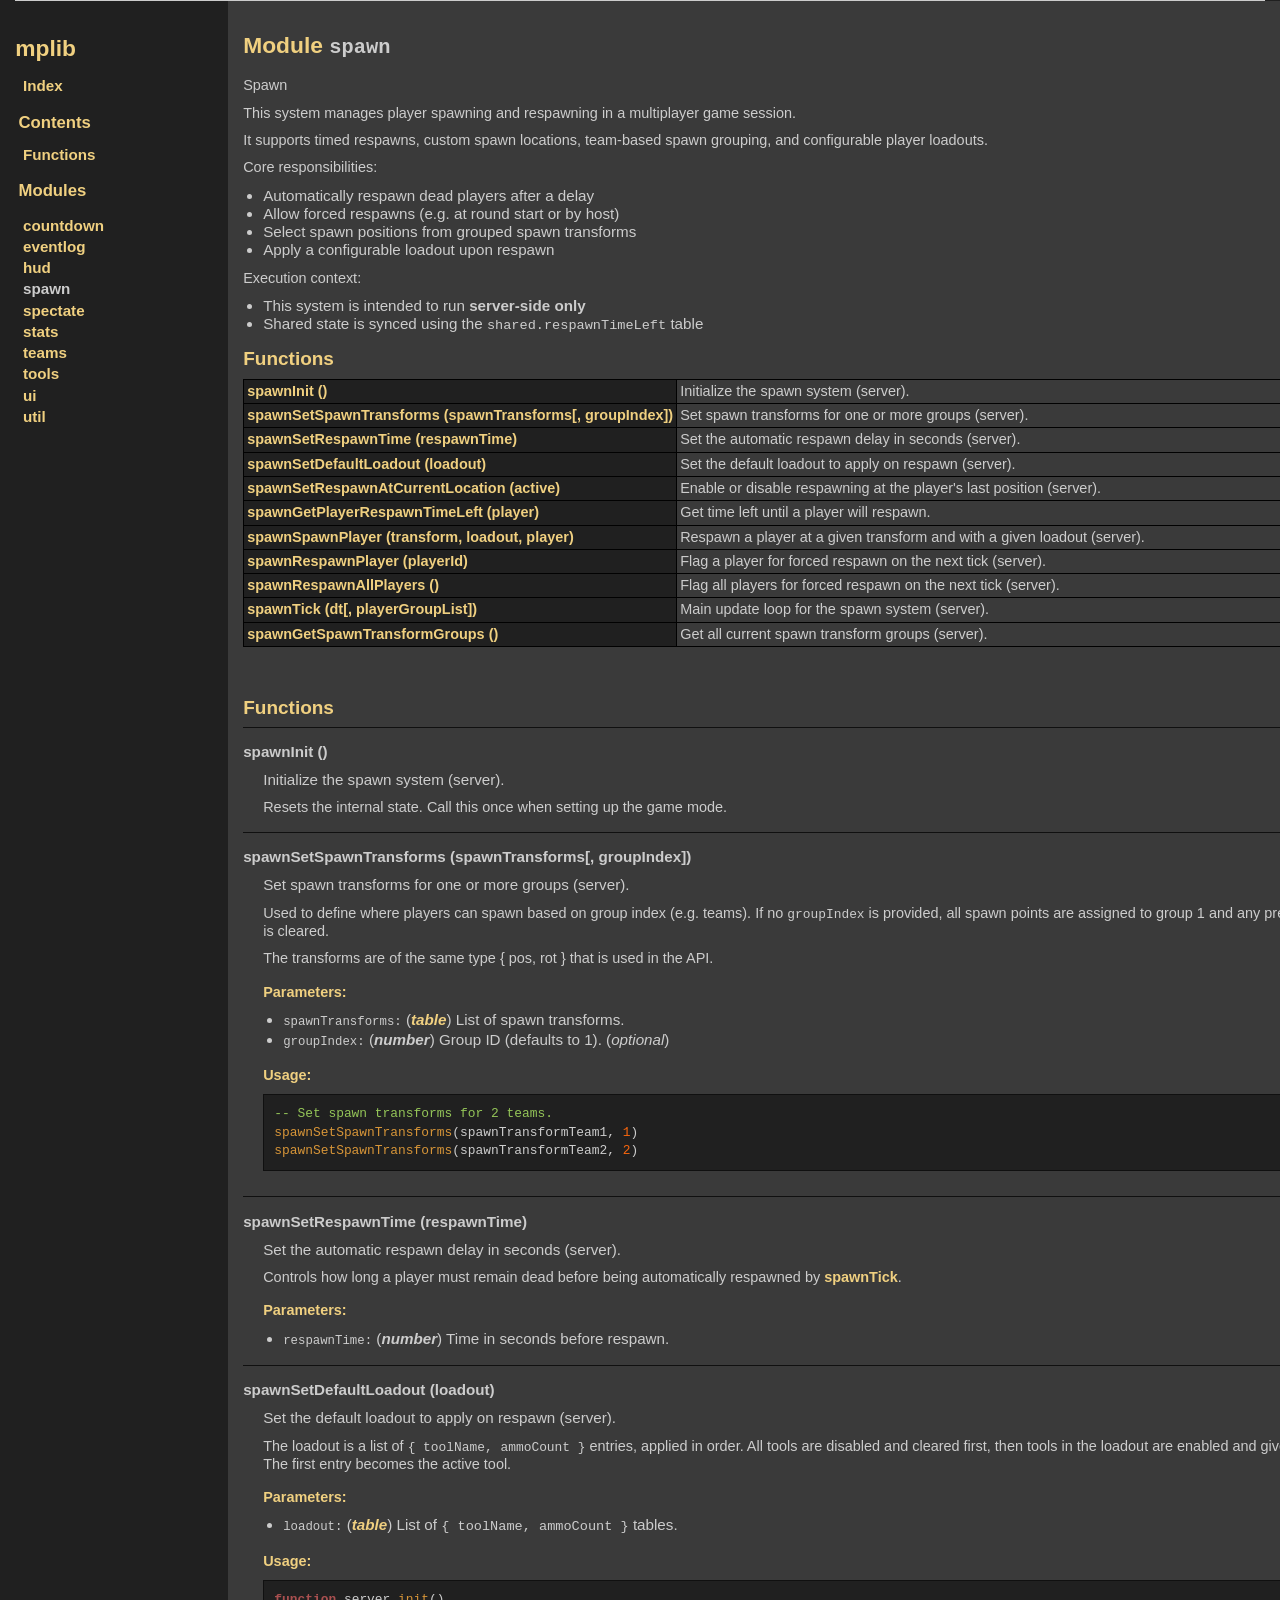
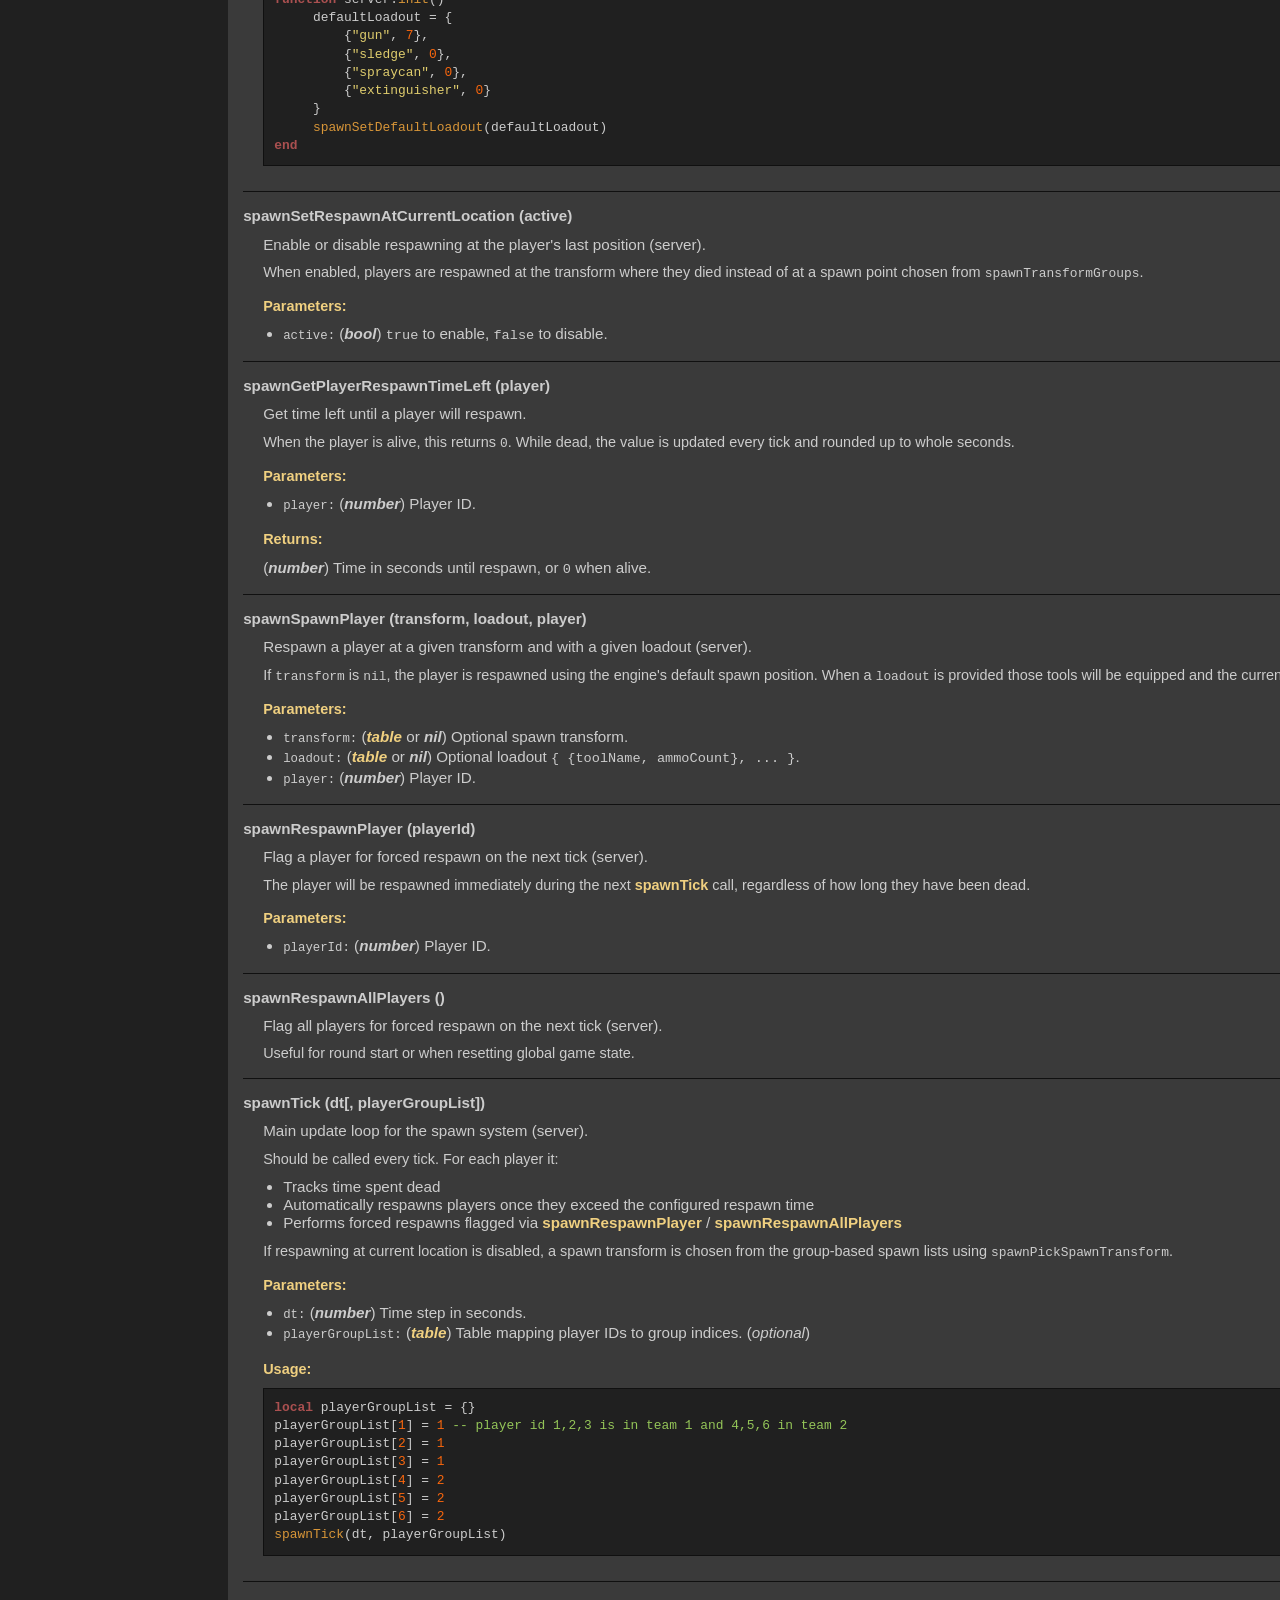
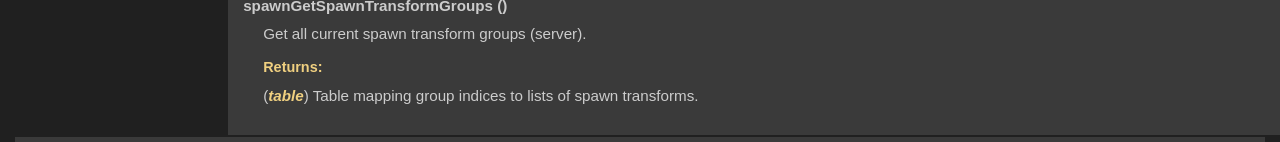
<file: docs/modules/spawn.html>
<!DOCTYPE html PUBLIC "-//W3C//DTD XHTML 1.0 Strict//EN"
   "http://www.w3.org/TR/xhtml1/DTD/xhtml1-strict.dtd">
<html>
<meta http-equiv="Content-Type" content="text/html; charset=UTF-8"/>
<head>
    <title>Reference</title>
    <link rel="stylesheet" href="../ldoc.css" type="text/css" />
</head>
<body>

<div id="container">

<div id="product">
	<div id="product_logo"></div>
	<div id="product_name"><big><b></b></big></div>
	<div id="product_description"></div>
</div> <!-- id="product" -->


<div id="main">


<!-- Menu -->

<div id="navigation">
<br/>
<h1>mplib</h1>


<ul>
  <li><a href="../index.html">Index</a></li>
</ul>

<h2>Contents</h2>
<ul>
<li><a href="#Functions">Functions</a></li>
</ul>


<h2>Modules</h2>
<ul class="nowrap">
  <li><a href="../modules/countdown.html">countdown</a></li>
  <li><a href="../modules/eventlog.html">eventlog</a></li>
  <li><a href="../modules/hud.html">hud</a></li>
  <li><strong>spawn</strong></li>
  <li><a href="../modules/spectate.html">spectate</a></li>
  <li><a href="../modules/stats.html">stats</a></li>
  <li><a href="../modules/teams.html">teams</a></li>
  <li><a href="../modules/tools.html">tools</a></li>
  <li><a href="../modules/ui.html">ui</a></li>
  <li><a href="../modules/util.html">util</a></li>
</ul>

</div>

<div id="content">

<h1>Module <code>spawn</code></h1>
<p>Spawn</p>

<p> This system manages player spawning and respawning in a multiplayer game session.</p>
<p>

<p> It supports timed respawns, custom spawn locations, team-based spawn grouping,
 and configurable player loadouts.</p>

<p> Core responsibilities:</p>

<ul>
    <li>Automatically respawn dead players after a delay</li>
    <li>Allow forced respawns (e.g. at round start or by host)</li>
    <li>Select spawn positions from grouped spawn transforms</li>
    <li>Apply a configurable loadout upon respawn</li>
</ul>

<p> Execution context:</p>

<ul>
    <li>This system is intended to run <strong>server-side only</strong></li>
    <li>Shared state is synced using the <code>shared.respawnTimeLeft</code> table</li>
</ul>
</p>


<h2><a href="#Functions">Functions</a></h2>
<table class="function_list">
	<tr>
	<td class="name" nowrap><a href="#spawnInit">spawnInit ()</a></td>
	<td class="summary">Initialize the spawn system (server).</td>
	</tr>
	<tr>
	<td class="name" nowrap><a href="#spawnSetSpawnTransforms">spawnSetSpawnTransforms (spawnTransforms[, groupIndex])</a></td>
	<td class="summary">Set spawn transforms for one or more groups (server).</td>
	</tr>
	<tr>
	<td class="name" nowrap><a href="#spawnSetRespawnTime">spawnSetRespawnTime (respawnTime)</a></td>
	<td class="summary">Set the automatic respawn delay in seconds (server).</td>
	</tr>
	<tr>
	<td class="name" nowrap><a href="#spawnSetDefaultLoadout">spawnSetDefaultLoadout (loadout)</a></td>
	<td class="summary">Set the default loadout to apply on respawn (server).</td>
	</tr>
	<tr>
	<td class="name" nowrap><a href="#spawnSetRespawnAtCurrentLocation">spawnSetRespawnAtCurrentLocation (active)</a></td>
	<td class="summary">Enable or disable respawning at the player's last position (server).</td>
	</tr>
	<tr>
	<td class="name" nowrap><a href="#spawnGetPlayerRespawnTimeLeft">spawnGetPlayerRespawnTimeLeft (player)</a></td>
	<td class="summary">Get time left until a player will respawn.</td>
	</tr>
	<tr>
	<td class="name" nowrap><a href="#spawnSpawnPlayer">spawnSpawnPlayer (transform, loadout, player)</a></td>
	<td class="summary">Respawn a player at a given transform and with a given loadout (server).</td>
	</tr>
	<tr>
	<td class="name" nowrap><a href="#spawnRespawnPlayer">spawnRespawnPlayer (playerId)</a></td>
	<td class="summary">Flag a player for forced respawn on the next tick (server).</td>
	</tr>
	<tr>
	<td class="name" nowrap><a href="#spawnRespawnAllPlayers">spawnRespawnAllPlayers ()</a></td>
	<td class="summary">Flag all players for forced respawn on the next tick (server).</td>
	</tr>
	<tr>
	<td class="name" nowrap><a href="#spawnTick">spawnTick (dt[, playerGroupList])</a></td>
	<td class="summary">Main update loop for the spawn system (server).</td>
	</tr>
	<tr>
	<td class="name" nowrap><a href="#spawnGetSpawnTransformGroups">spawnGetSpawnTransformGroups ()</a></td>
	<td class="summary">Get all current spawn transform groups (server).</td>
	</tr>
</table>

<br/>
<br/>


    <h2 class="section-header "><a name="Functions"></a>Functions</h2>

    <dl class="function">
    <dt>
    <a name = "spawnInit"></a>
    <strong>spawnInit ()</strong>
    </dt>
    <dd>
    Initialize the spawn system (server). </p>

<p> Resets the internal state. Call this once when setting up the game mode.







</dd>
    <dt>
    <a name = "spawnSetSpawnTransforms"></a>
    <strong>spawnSetSpawnTransforms (spawnTransforms[, groupIndex])</strong>
    </dt>
    <dd>
    Set spawn transforms for one or more groups (server). </p>

<p> Used to define where players can spawn based on group index (e.g. teams).
 If no <code>groupIndex</code> is provided, all spawn points are assigned to group 1
 and any previous group information is cleared.</p>

<p> The transforms are of the same type { pos, rot } that is used in the API.


    <h3>Parameters:</h3>
    <ul>
        <li><span class="parameter">spawnTransforms</span>
            <span class="types"><a class="type" href="https://www.lua.org/manual/5.1/manual.html#5.5">table</a></span>
         List of spawn transforms.
        </li>
        <li><span class="parameter">groupIndex</span>
            <span class="types"><span class="type">number</span></span>
         Group ID (defaults to 1).
         (<em>optional</em>)
        </li>
    </ul>




    <h3>Usage:</h3>
    <ul>
        <pre class="example"><span class="comment">-- Set spawn transforms for 2 teams.
</span><span class="function-name">spawnSetSpawnTransforms</span>(spawnTransformTeam1, <span class="number">1</span>)
<span class="function-name">spawnSetSpawnTransforms</span>(spawnTransformTeam2, <span class="number">2</span>)</pre>
    </ul>

</dd>
    <dt>
    <a name = "spawnSetRespawnTime"></a>
    <strong>spawnSetRespawnTime (respawnTime)</strong>
    </dt>
    <dd>
    Set the automatic respawn delay in seconds (server). </p>

<p> Controls how long a player must remain dead before being automatically
 respawned by <a href="../modules/spawn.html#spawnTick">spawnTick</a>.


    <h3>Parameters:</h3>
    <ul>
        <li><span class="parameter">respawnTime</span>
            <span class="types"><span class="type">number</span></span>
         Time in seconds before respawn.
        </li>
    </ul>





</dd>
    <dt>
    <a name = "spawnSetDefaultLoadout"></a>
    <strong>spawnSetDefaultLoadout (loadout)</strong>
    </dt>
    <dd>
    Set the default loadout to apply on respawn (server). </p>

<p> The loadout is a list of <code>{ toolName, ammoCount }</code> entries, applied in order.
 All tools are disabled and cleared first, then tools in the loadout are enabled
 and given the specified ammo. The first entry becomes the active tool.


    <h3>Parameters:</h3>
    <ul>
        <li><span class="parameter">loadout</span>
            <span class="types"><a class="type" href="https://www.lua.org/manual/5.1/manual.html#5.5">table</a></span>
         List of <code>{ toolName, ammoCount }</code> tables.
        </li>
    </ul>




    <h3>Usage:</h3>
    <ul>
        <pre class="example"><span class="keyword">function</span> server.<span class="function-name">init</span>()
     defaultLoadout = {
         {<span class="string">"gun"</span>, <span class="number">7</span>},
         {<span class="string">"sledge"</span>, <span class="number">0</span>},
         {<span class="string">"spraycan"</span>, <span class="number">0</span>},
         {<span class="string">"extinguisher"</span>, <span class="number">0</span>}
     }
     <span class="function-name">spawnSetDefaultLoadout</span>(defaultLoadout)
<span class="keyword">end</span></pre>
    </ul>

</dd>
    <dt>
    <a name = "spawnSetRespawnAtCurrentLocation"></a>
    <strong>spawnSetRespawnAtCurrentLocation (active)</strong>
    </dt>
    <dd>
    Enable or disable respawning at the player's last position (server). </p>

<p> When enabled, players are respawned at the transform where they died instead
 of at a spawn point chosen from <code>spawnTransformGroups</code>.


    <h3>Parameters:</h3>
    <ul>
        <li><span class="parameter">active</span>
            <span class="types"><span class="type">bool</span></span>
         <code>true</code> to enable, <code>false</code> to disable.
        </li>
    </ul>





</dd>
    <dt>
    <a name = "spawnGetPlayerRespawnTimeLeft"></a>
    <strong>spawnGetPlayerRespawnTimeLeft (player)</strong>
    </dt>
    <dd>
    Get time left until a player will respawn. </p>

<p> When the player is alive, this returns <code>0</code>. While dead, the value is updated
 every tick and rounded up to whole seconds.


    <h3>Parameters:</h3>
    <ul>
        <li><span class="parameter">player</span>
            <span class="types"><span class="type">number</span></span>
         Player ID.
        </li>
    </ul>

    <h3>Returns:</h3>
    <ol>

           <span class="types"><span class="type">number</span></span>
        Time in seconds until respawn, or <code>0</code> when alive.
    </ol>




</dd>
    <dt>
    <a name = "spawnSpawnPlayer"></a>
    <strong>spawnSpawnPlayer (transform, loadout, player)</strong>
    </dt>
    <dd>
    Respawn a player at a given transform and with a given loadout (server). </p>

<p> If <code>transform</code> is <code>nil</code>, the player is respawned using the engine's default
 spawn position. When a <code>loadout</code> is provided those tools will be
 equipped and the current tools will be removed.


    <h3>Parameters:</h3>
    <ul>
        <li><span class="parameter">transform</span>
            <span class="types"><a class="type" href="https://www.lua.org/manual/5.1/manual.html#5.5">table</a> or <span class="type">nil</span></span>
         Optional spawn transform.
        </li>
        <li><span class="parameter">loadout</span>
            <span class="types"><a class="type" href="https://www.lua.org/manual/5.1/manual.html#5.5">table</a> or <span class="type">nil</span></span>
           Optional loadout <code>{ {toolName, ammoCount}, ... }</code>.
        </li>
        <li><span class="parameter">player</span>
            <span class="types"><span class="type">number</span></span>
         Player ID.
        </li>
    </ul>





</dd>
    <dt>
    <a name = "spawnRespawnPlayer"></a>
    <strong>spawnRespawnPlayer (playerId)</strong>
    </dt>
    <dd>
    Flag a player for forced respawn on the next tick (server). </p>

<p> The player will be respawned immediately during the next <a href="../modules/spawn.html#spawnTick">spawnTick</a> call,
 regardless of how long they have been dead.


    <h3>Parameters:</h3>
    <ul>
        <li><span class="parameter">playerId</span>
            <span class="types"><span class="type">number</span></span>
         Player ID.
        </li>
    </ul>





</dd>
    <dt>
    <a name = "spawnRespawnAllPlayers"></a>
    <strong>spawnRespawnAllPlayers ()</strong>
    </dt>
    <dd>
    Flag all players for forced respawn on the next tick (server). </p>

<p> Useful for round start or when resetting global game state.







</dd>
    <dt>
    <a name = "spawnTick"></a>
    <strong>spawnTick (dt[, playerGroupList])</strong>
    </dt>
    <dd>
    Main update loop for the spawn system (server). </p>

<p> Should be called every tick. For each player it:</p>

<ul>
    <li>Tracks time spent dead</li>
    <li>Automatically respawns players once they exceed the configured respawn time</li>
    <li>Performs forced respawns flagged via <a href="../modules/spawn.html#spawnRespawnPlayer">spawnRespawnPlayer</a> / <a href="../modules/spawn.html#spawnRespawnAllPlayers">spawnRespawnAllPlayers</a></li>
</ul>

<p> If respawning at current location is disabled, a spawn transform is chosen
 from the group-based spawn lists using <code>spawnPickSpawnTransform</code>.


    <h3>Parameters:</h3>
    <ul>
        <li><span class="parameter">dt</span>
            <span class="types"><span class="type">number</span></span>
         Time step in seconds.
        </li>
        <li><span class="parameter">playerGroupList</span>
            <span class="types"><a class="type" href="https://www.lua.org/manual/5.1/manual.html#5.5">table</a></span>
         Table mapping player IDs to group indices.
         (<em>optional</em>)
        </li>
    </ul>




    <h3>Usage:</h3>
    <ul>
        <pre class="example"><span class="keyword">local</span> playerGroupList = {}
playerGroupList[<span class="number">1</span>] = <span class="number">1</span> <span class="comment">-- player id 1,2,3 is in team 1 and 4,5,6 in team 2
</span>playerGroupList[<span class="number">2</span>] = <span class="number">1</span>
playerGroupList[<span class="number">3</span>] = <span class="number">1</span>
playerGroupList[<span class="number">4</span>] = <span class="number">2</span>
playerGroupList[<span class="number">5</span>] = <span class="number">2</span>
playerGroupList[<span class="number">6</span>] = <span class="number">2</span>
<span class="function-name">spawnTick</span>(dt, playerGroupList)</pre>
    </ul>

</dd>
    <dt>
    <a name = "spawnGetSpawnTransformGroups"></a>
    <strong>spawnGetSpawnTransformGroups ()</strong>
    </dt>
    <dd>
    Get all current spawn transform groups (server).



    <h3>Returns:</h3>
    <ol>

           <span class="types"><a class="type" href="https://www.lua.org/manual/5.1/manual.html#5.5">table</a></span>
        Table mapping group indices to lists of spawn transforms.
    </ol>




</dd>
</dl>


</div> <!-- id="content" -->
</div> <!-- id="main" -->
<div id="about">
<i>generated by <a href="http://github.com/lunarmodules/LDoc">LDoc 1.5.0</a></i>
<i style="float:right;">Last updated 2025-12-09 10:41:23 </i>
</div> <!-- id="about" -->
</div> <!-- id="container" -->
</body>
</html>
</file>
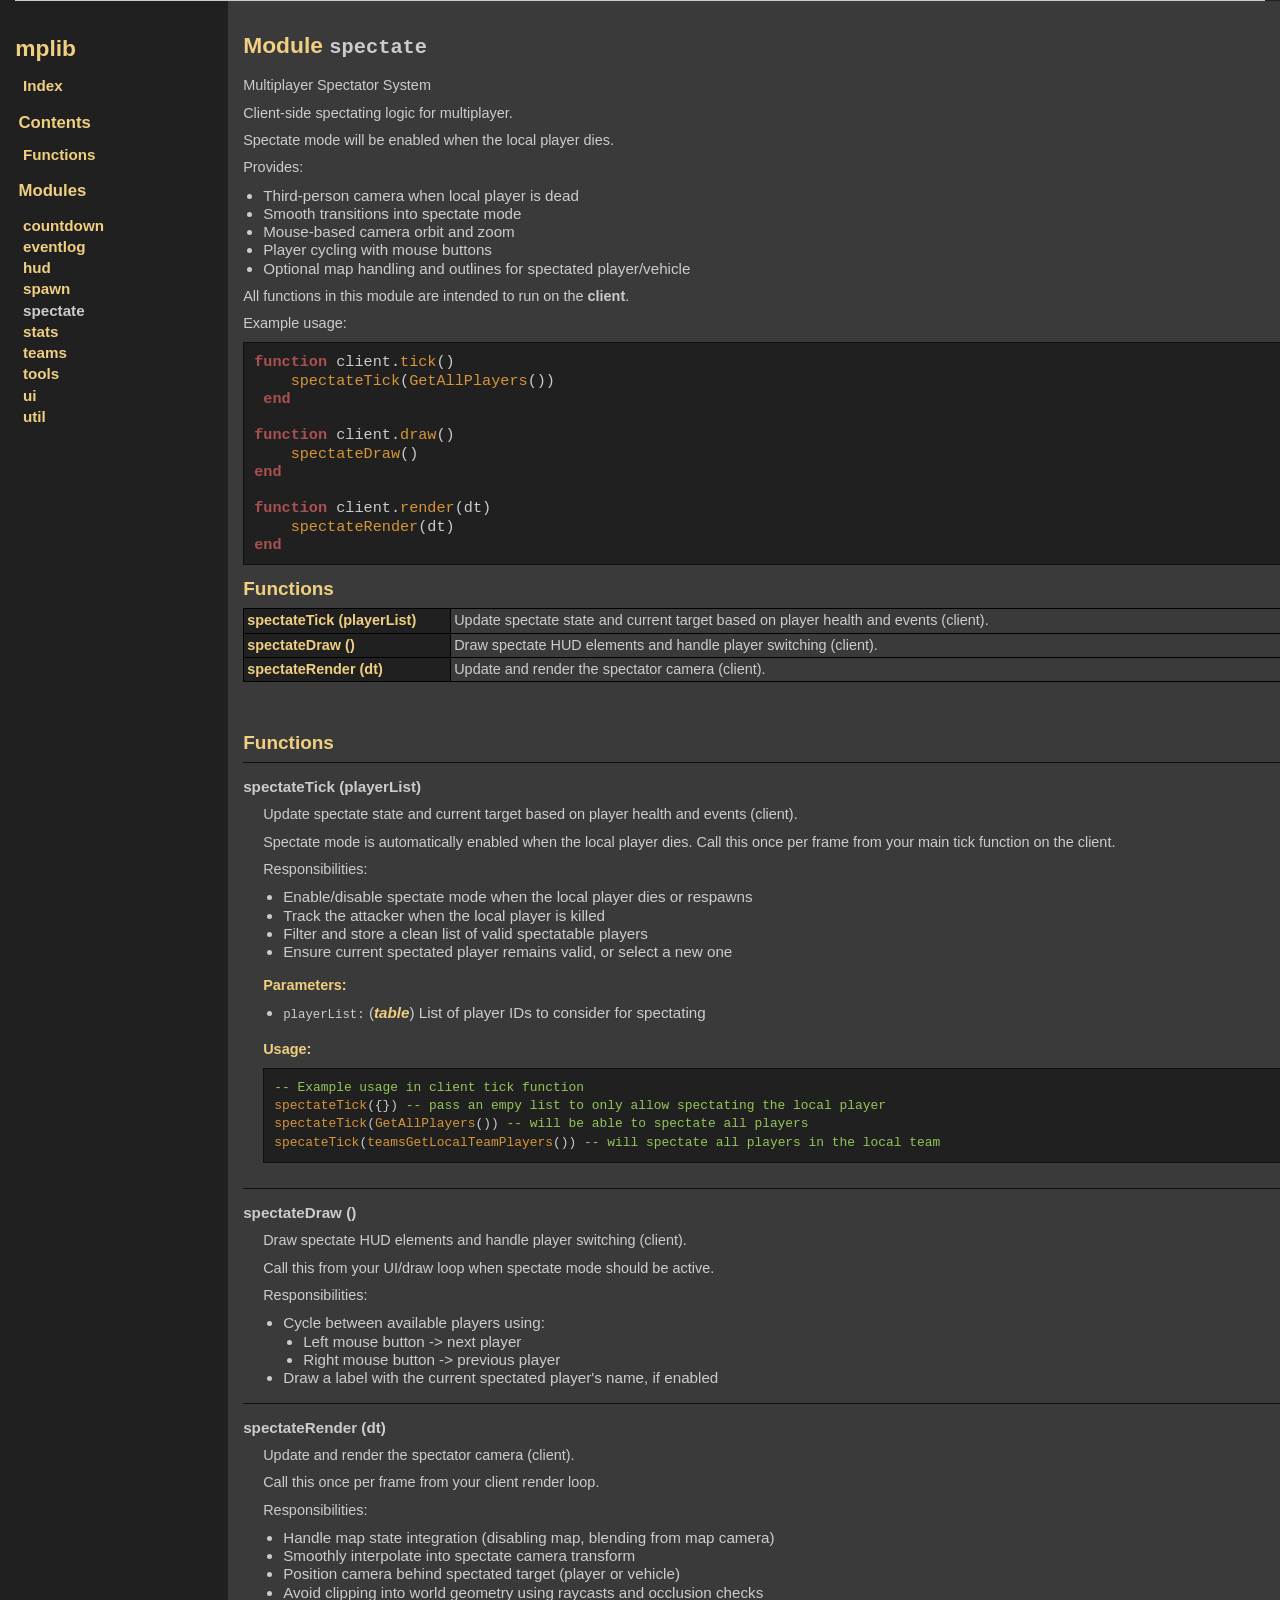
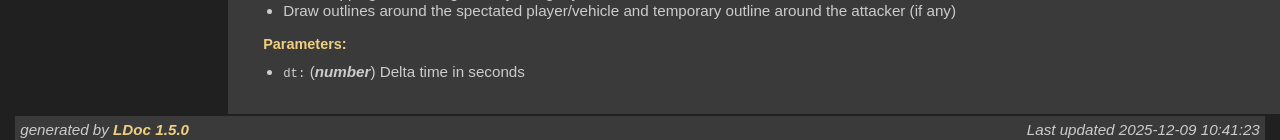
<file: docs/modules/spectate.html>
<!DOCTYPE html PUBLIC "-//W3C//DTD XHTML 1.0 Strict//EN"
   "http://www.w3.org/TR/xhtml1/DTD/xhtml1-strict.dtd">
<html>
<meta http-equiv="Content-Type" content="text/html; charset=UTF-8"/>
<head>
    <title>Reference</title>
    <link rel="stylesheet" href="../ldoc.css" type="text/css" />
</head>
<body>

<div id="container">

<div id="product">
	<div id="product_logo"></div>
	<div id="product_name"><big><b></b></big></div>
	<div id="product_description"></div>
</div> <!-- id="product" -->


<div id="main">


<!-- Menu -->

<div id="navigation">
<br/>
<h1>mplib</h1>


<ul>
  <li><a href="../index.html">Index</a></li>
</ul>

<h2>Contents</h2>
<ul>
<li><a href="#Functions">Functions</a></li>
</ul>


<h2>Modules</h2>
<ul class="nowrap">
  <li><a href="../modules/countdown.html">countdown</a></li>
  <li><a href="../modules/eventlog.html">eventlog</a></li>
  <li><a href="../modules/hud.html">hud</a></li>
  <li><a href="../modules/spawn.html">spawn</a></li>
  <li><strong>spectate</strong></li>
  <li><a href="../modules/stats.html">stats</a></li>
  <li><a href="../modules/teams.html">teams</a></li>
  <li><a href="../modules/tools.html">tools</a></li>
  <li><a href="../modules/ui.html">ui</a></li>
  <li><a href="../modules/util.html">util</a></li>
</ul>

</div>

<div id="content">

<h1>Module <code>spectate</code></h1>
<p>Multiplayer Spectator System</p>

<p> Client-side spectating logic for multiplayer.</p>
<p>

<p> Spectate mode will be enabled when the local player dies.</p>

<p> Provides:</p>

<ul>
    <li>Third-person camera when local player is dead</li>
    <li>Smooth transitions into spectate mode</li>
    <li>Mouse-based camera orbit and zoom</li>
    <li>Player cycling with mouse buttons</li>
    <li>Optional map handling and outlines for spectated player/vehicle</li>
</ul>

<p> All functions in this module are intended to run on the <strong>client</strong>.</p>

<p> Example usage:</p>


<pre>
<span class="keyword">function</span> client.<span class="function-name">tick</span>()
    <span class="function-name">spectateTick</span>(<span class="function-name">GetAllPlayers</span>())
 <span class="keyword">end</span>

<span class="keyword">function</span> client.<span class="function-name">draw</span>()
    <span class="function-name">spectateDraw</span>()
<span class="keyword">end</span>

<span class="keyword">function</span> client.<span class="function-name">render</span>(dt)
    <span class="function-name">spectateRender</span>(dt)
<span class="keyword">end</span>
</pre>

</p>


<h2><a href="#Functions">Functions</a></h2>
<table class="function_list">
	<tr>
	<td class="name" nowrap><a href="#spectateTick">spectateTick (playerList)</a></td>
	<td class="summary">Update spectate state and current target based on player health and events (client).</td>
	</tr>
	<tr>
	<td class="name" nowrap><a href="#spectateDraw">spectateDraw ()</a></td>
	<td class="summary">Draw spectate HUD elements and handle player switching (client).</td>
	</tr>
	<tr>
	<td class="name" nowrap><a href="#spectateRender">spectateRender (dt)</a></td>
	<td class="summary">Update and render the spectator camera (client).</td>
	</tr>
</table>

<br/>
<br/>


    <h2 class="section-header "><a name="Functions"></a>Functions</h2>

    <dl class="function">
    <dt>
    <a name = "spectateTick"></a>
    <strong>spectateTick (playerList)</strong>
    </dt>
    <dd>

<p>Update spectate state and current target based on player health and events (client). </p>

<p> Spectate mode is automatically enabled when the local player dies.
 Call this once per frame from your main tick function on the client.</p>

<p> Responsibilities:</p>

<ul>
    <li>Enable/disable spectate mode when the local player dies or respawns</li>
    <li>Track the attacker when the local player is killed</li>
    <li>Filter and store a clean list of valid spectatable players</li>
    <li>Ensure current spectated player remains valid, or select a new one</li>
</ul>





    <h3>Parameters:</h3>
    <ul>
        <li><span class="parameter">playerList</span>
            <span class="types"><a class="type" href="https://www.lua.org/manual/5.1/manual.html#5.5">table</a></span>
          List of player IDs to consider for spectating
        </li>
    </ul>




    <h3>Usage:</h3>
    <ul>
        <pre class="example"><span class="comment">-- Example usage in client tick function
</span><span class="function-name">spectateTick</span>({}) <span class="comment">-- pass an empy list to only allow spectating the local player
</span><span class="function-name">spectateTick</span>(<span class="function-name">GetAllPlayers</span>()) <span class="comment">-- will be able to spectate all players
</span><span class="function-name">specateTick</span>(<span class="function-name">teamsGetLocalTeamPlayers</span>()) <span class="comment">-- will spectate all players in the local team</span></pre>
    </ul>

</dd>
    <dt>
    <a name = "spectateDraw"></a>
    <strong>spectateDraw ()</strong>
    </dt>
    <dd>

<p>Draw spectate HUD elements and handle player switching (client). </p>

<p> Call this from your UI/draw loop when spectate mode should be active.</p>

<p> Responsibilities:</p>

<ul>
    <li>Cycle between available players using:
    <ul>
        <li>Left mouse button  -> next player</li>
        <li>Right mouse button -> previous player</li>
    </ul></li>
    <li>Draw a label with the current spectated player's name, if enabled</li>
</ul>








</dd>
    <dt>
    <a name = "spectateRender"></a>
    <strong>spectateRender (dt)</strong>
    </dt>
    <dd>

<p>Update and render the spectator camera (client). </p>

<p> Call this once per frame from your client render loop.</p>

<p> Responsibilities:</p>

<ul>
    <li>Handle map state integration (disabling map, blending from map camera)</li>
    <li>Smoothly interpolate into spectate camera transform</li>
    <li>Position camera behind spectated target (player or vehicle)</li>
    <li>Avoid clipping into world geometry using raycasts and occlusion checks</li>
    <li>Draw outlines around the spectated player/vehicle and temporary outline
    around the attacker (if any)</li>
</ul>




    <h3>Parameters:</h3>
    <ul>
        <li><span class="parameter">dt</span>
            <span class="types"><span class="type">number</span></span>
          Delta time in seconds
        </li>
    </ul>





</dd>
</dl>


</div> <!-- id="content" -->
</div> <!-- id="main" -->
<div id="about">
<i>generated by <a href="http://github.com/lunarmodules/LDoc">LDoc 1.5.0</a></i>
<i style="float:right;">Last updated 2025-12-09 10:41:23 </i>
</div> <!-- id="about" -->
</div> <!-- id="container" -->
</body>
</html>
</file>
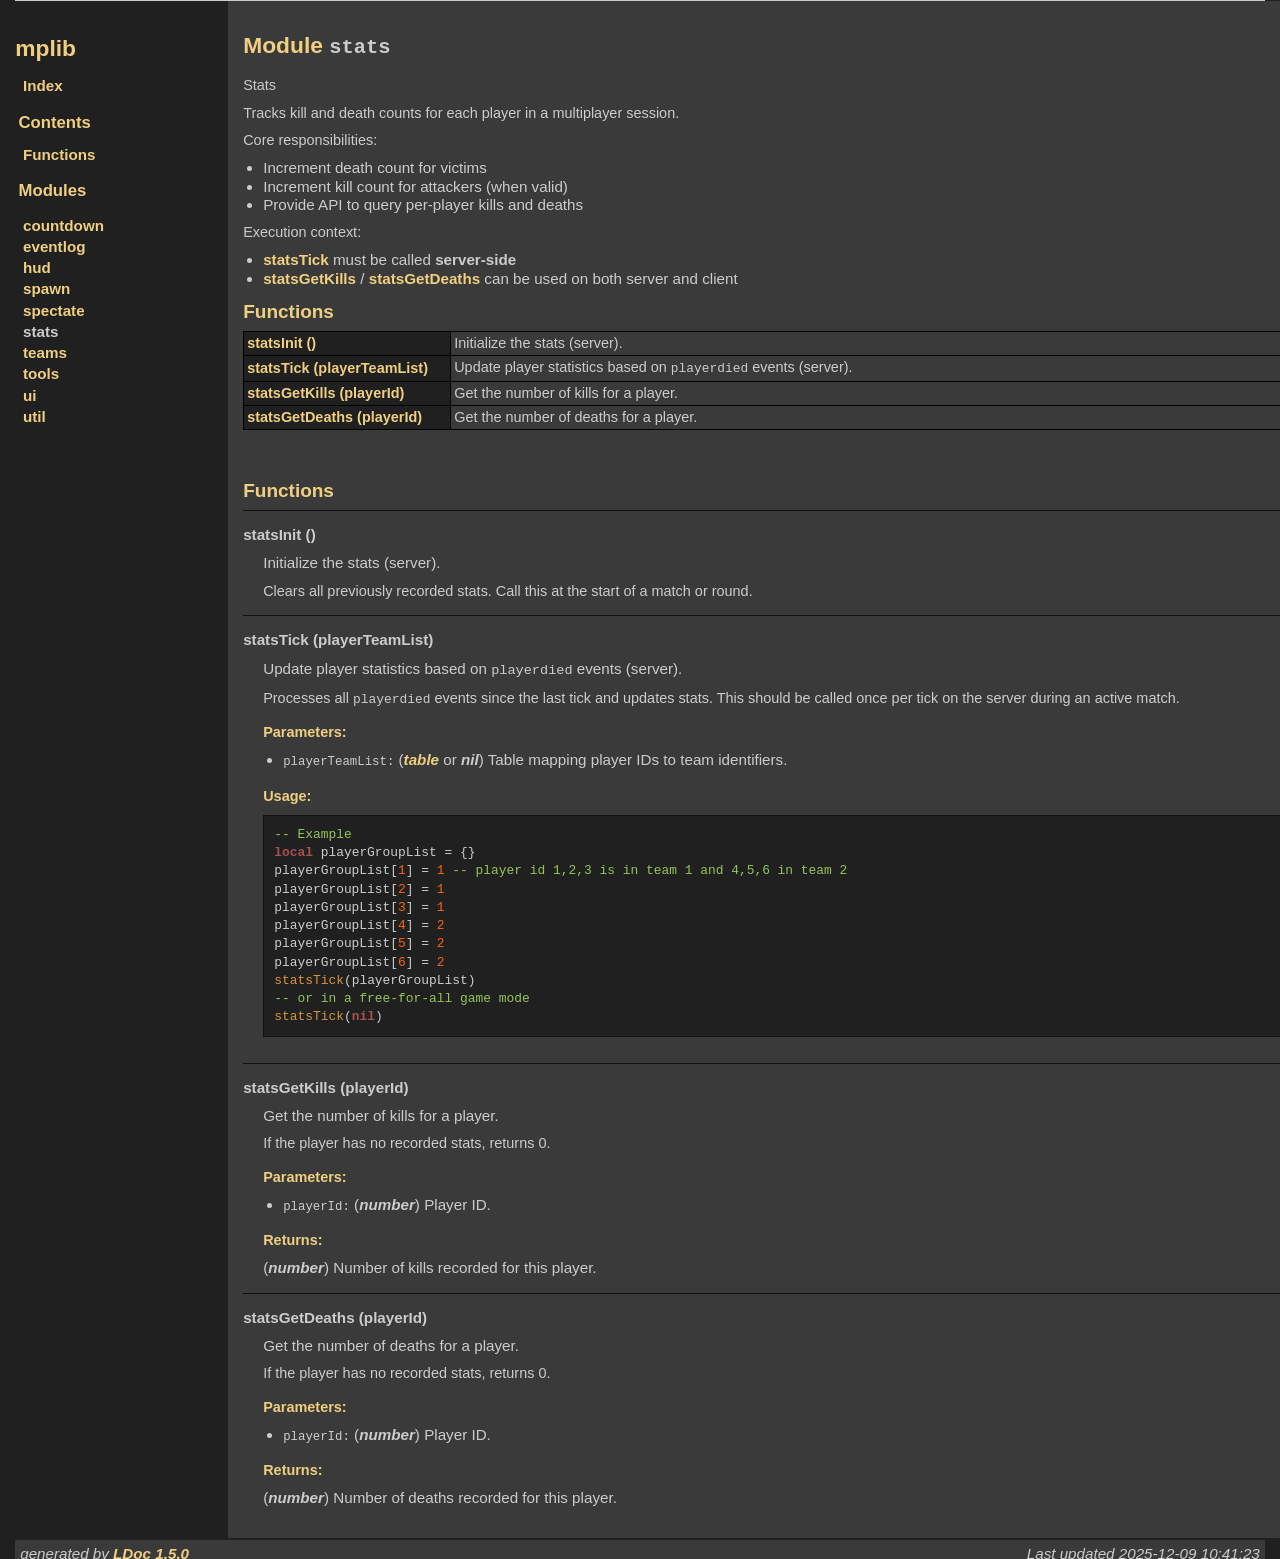
<file: docs/modules/stats.html>
<!DOCTYPE html PUBLIC "-//W3C//DTD XHTML 1.0 Strict//EN"
   "http://www.w3.org/TR/xhtml1/DTD/xhtml1-strict.dtd">
<html>
<meta http-equiv="Content-Type" content="text/html; charset=UTF-8"/>
<head>
    <title>Reference</title>
    <link rel="stylesheet" href="../ldoc.css" type="text/css" />
</head>
<body>

<div id="container">

<div id="product">
	<div id="product_logo"></div>
	<div id="product_name"><big><b></b></big></div>
	<div id="product_description"></div>
</div> <!-- id="product" -->


<div id="main">


<!-- Menu -->

<div id="navigation">
<br/>
<h1>mplib</h1>


<ul>
  <li><a href="../index.html">Index</a></li>
</ul>

<h2>Contents</h2>
<ul>
<li><a href="#Functions">Functions</a></li>
</ul>


<h2>Modules</h2>
<ul class="nowrap">
  <li><a href="../modules/countdown.html">countdown</a></li>
  <li><a href="../modules/eventlog.html">eventlog</a></li>
  <li><a href="../modules/hud.html">hud</a></li>
  <li><a href="../modules/spawn.html">spawn</a></li>
  <li><a href="../modules/spectate.html">spectate</a></li>
  <li><strong>stats</strong></li>
  <li><a href="../modules/teams.html">teams</a></li>
  <li><a href="../modules/tools.html">tools</a></li>
  <li><a href="../modules/ui.html">ui</a></li>
  <li><a href="../modules/util.html">util</a></li>
</ul>

</div>

<div id="content">

<h1>Module <code>stats</code></h1>
<p>Stats</p>

<p> Tracks kill and death counts for each player in a multiplayer session.</p>
<p>


<p> Core responsibilities:</p>

<ul>
    <li>Increment death count for victims</li>
    <li>Increment kill count for attackers (when valid)</li>
    <li>Provide API to query per-player kills and deaths</li>
</ul>

<p> Execution context:</p>

<ul>
    <li><a href="../modules/stats.html#statsTick">statsTick</a> must be called <strong>server-side</strong></li>
    <li><a href="../modules/stats.html#statsGetKills">statsGetKills</a> / <a href="../modules/stats.html#statsGetDeaths">statsGetDeaths</a> can be used on both server and client</li>
</ul>
</p>


<h2><a href="#Functions">Functions</a></h2>
<table class="function_list">
	<tr>
	<td class="name" nowrap><a href="#statsInit">statsInit ()</a></td>
	<td class="summary">Initialize the stats (server).</td>
	</tr>
	<tr>
	<td class="name" nowrap><a href="#statsTick">statsTick (playerTeamList)</a></td>
	<td class="summary">Update player statistics based on <code>playerdied</code> events (server).</td>
	</tr>
	<tr>
	<td class="name" nowrap><a href="#statsGetKills">statsGetKills (playerId)</a></td>
	<td class="summary">Get the number of kills for a player.</td>
	</tr>
	<tr>
	<td class="name" nowrap><a href="#statsGetDeaths">statsGetDeaths (playerId)</a></td>
	<td class="summary">Get the number of deaths for a player.</td>
	</tr>
</table>

<br/>
<br/>


    <h2 class="section-header "><a name="Functions"></a>Functions</h2>

    <dl class="function">
    <dt>
    <a name = "statsInit"></a>
    <strong>statsInit ()</strong>
    </dt>
    <dd>
    Initialize the stats (server). </p>

<p> Clears all previously recorded stats. Call this at the start of a
 match or round.







</dd>
    <dt>
    <a name = "statsTick"></a>
    <strong>statsTick (playerTeamList)</strong>
    </dt>
    <dd>
    Update player statistics based on <code>playerdied</code> events (server). </p>

<p> Processes all <code>playerdied</code> events since the last tick and updates stats.
 This should be called once per tick on the server during an
 active match.


    <h3>Parameters:</h3>
    <ul>
        <li><span class="parameter">playerTeamList</span>
            <span class="types"><a class="type" href="https://www.lua.org/manual/5.1/manual.html#5.5">table</a> or <span class="type">nil</span></span>
         Table mapping player IDs to team identifiers.
        </li>
    </ul>




    <h3>Usage:</h3>
    <ul>
        <pre class="example"><span class="comment">-- Example
</span><span class="keyword">local</span> playerGroupList = {}
playerGroupList[<span class="number">1</span>] = <span class="number">1</span> <span class="comment">-- player id 1,2,3 is in team 1 and 4,5,6 in team 2
</span>playerGroupList[<span class="number">2</span>] = <span class="number">1</span>
playerGroupList[<span class="number">3</span>] = <span class="number">1</span>
playerGroupList[<span class="number">4</span>] = <span class="number">2</span>
playerGroupList[<span class="number">5</span>] = <span class="number">2</span>
playerGroupList[<span class="number">6</span>] = <span class="number">2</span>
<span class="function-name">statsTick</span>(playerGroupList)
<span class="comment">-- or in a free-for-all game mode
</span><span class="function-name">statsTick</span>(<span class="keyword">nil</span>)</pre>
    </ul>

</dd>
    <dt>
    <a name = "statsGetKills"></a>
    <strong>statsGetKills (playerId)</strong>
    </dt>
    <dd>
    Get the number of kills for a player. </p>

<p> If the player has no recorded stats, returns 0.


    <h3>Parameters:</h3>
    <ul>
        <li><span class="parameter">playerId</span>
            <span class="types"><span class="type">number</span></span>
         Player ID.
        </li>
    </ul>

    <h3>Returns:</h3>
    <ol>

           <span class="types"><span class="type">number</span></span>
        Number of kills recorded for this player.
    </ol>




</dd>
    <dt>
    <a name = "statsGetDeaths"></a>
    <strong>statsGetDeaths (playerId)</strong>
    </dt>
    <dd>
    Get the number of deaths for a player. </p>

<p> If the player has no recorded stats, returns 0.


    <h3>Parameters:</h3>
    <ul>
        <li><span class="parameter">playerId</span>
            <span class="types"><span class="type">number</span></span>
         Player ID.
        </li>
    </ul>

    <h3>Returns:</h3>
    <ol>

           <span class="types"><span class="type">number</span></span>
        Number of deaths recorded for this player.
    </ol>




</dd>
</dl>


</div> <!-- id="content" -->
</div> <!-- id="main" -->
<div id="about">
<i>generated by <a href="http://github.com/lunarmodules/LDoc">LDoc 1.5.0</a></i>
<i style="float:right;">Last updated 2025-12-09 10:41:23 </i>
</div> <!-- id="about" -->
</div> <!-- id="container" -->
</body>
</html>
</file>
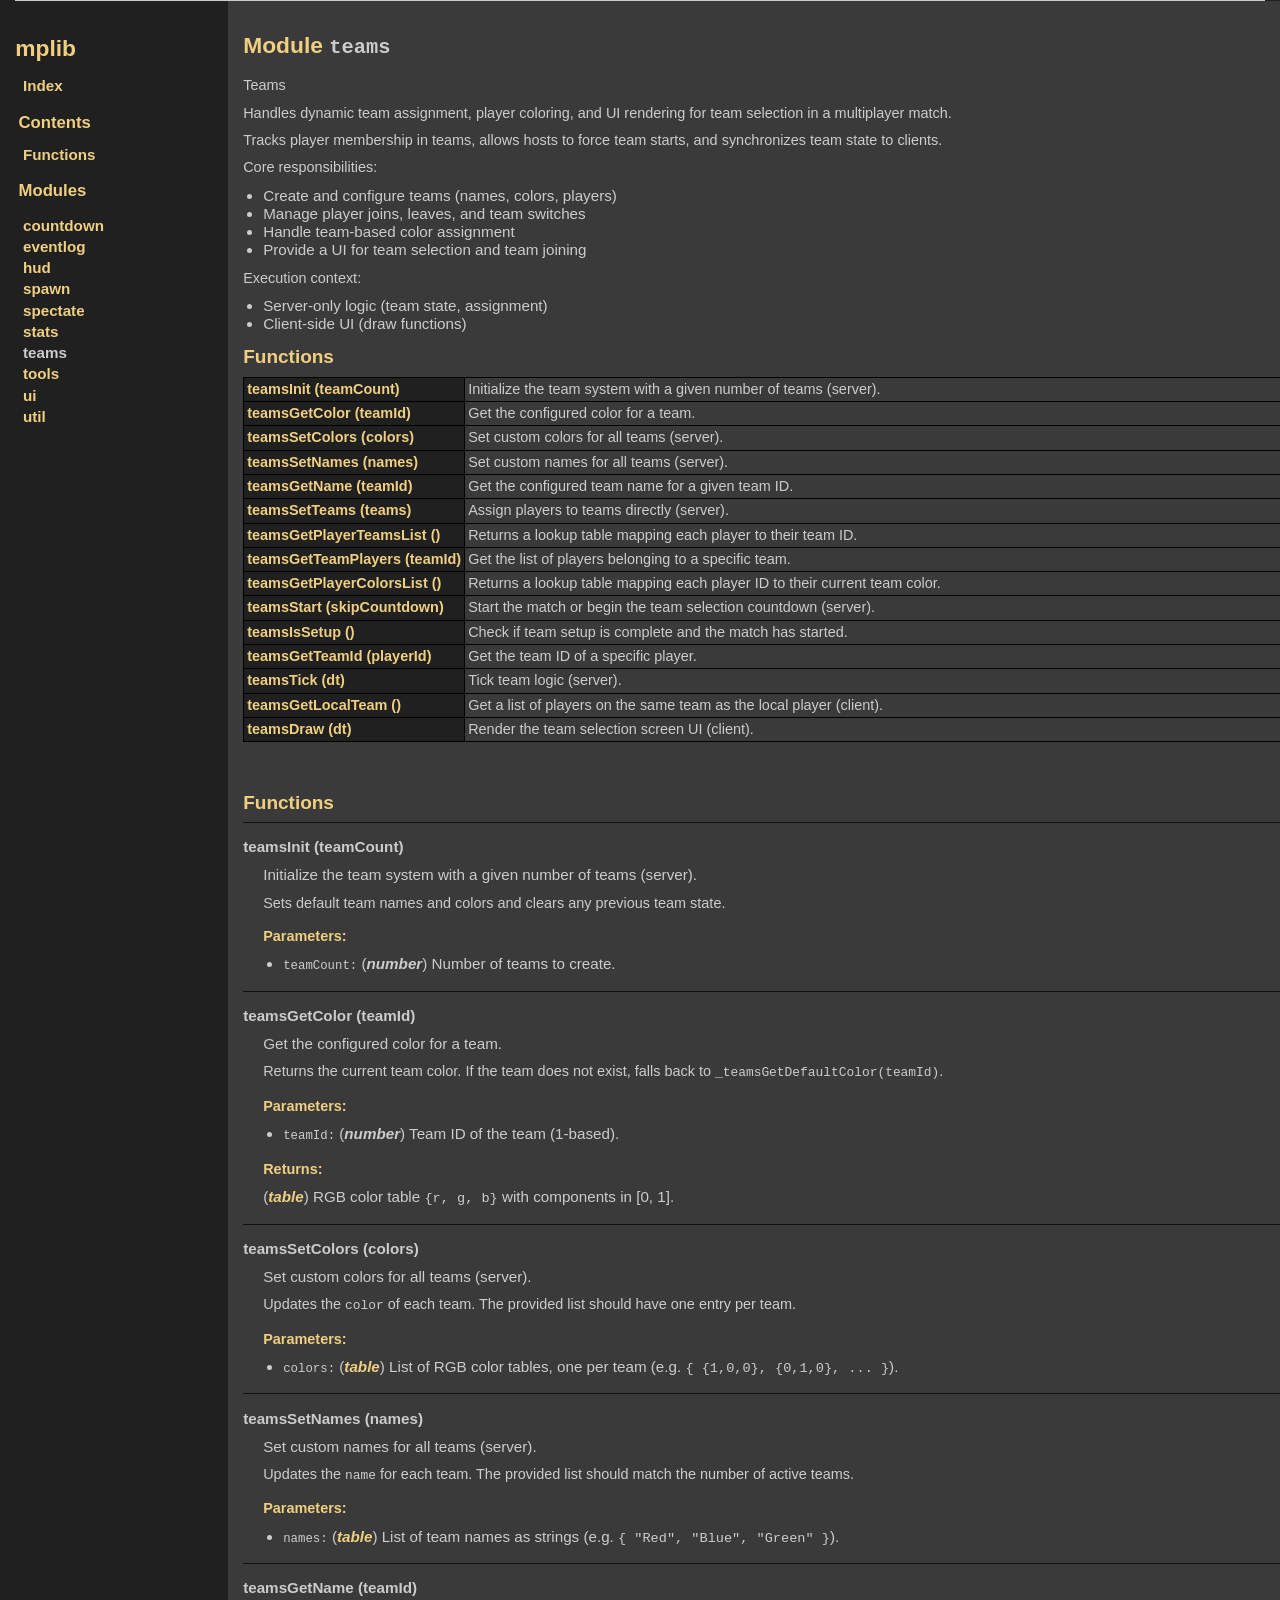
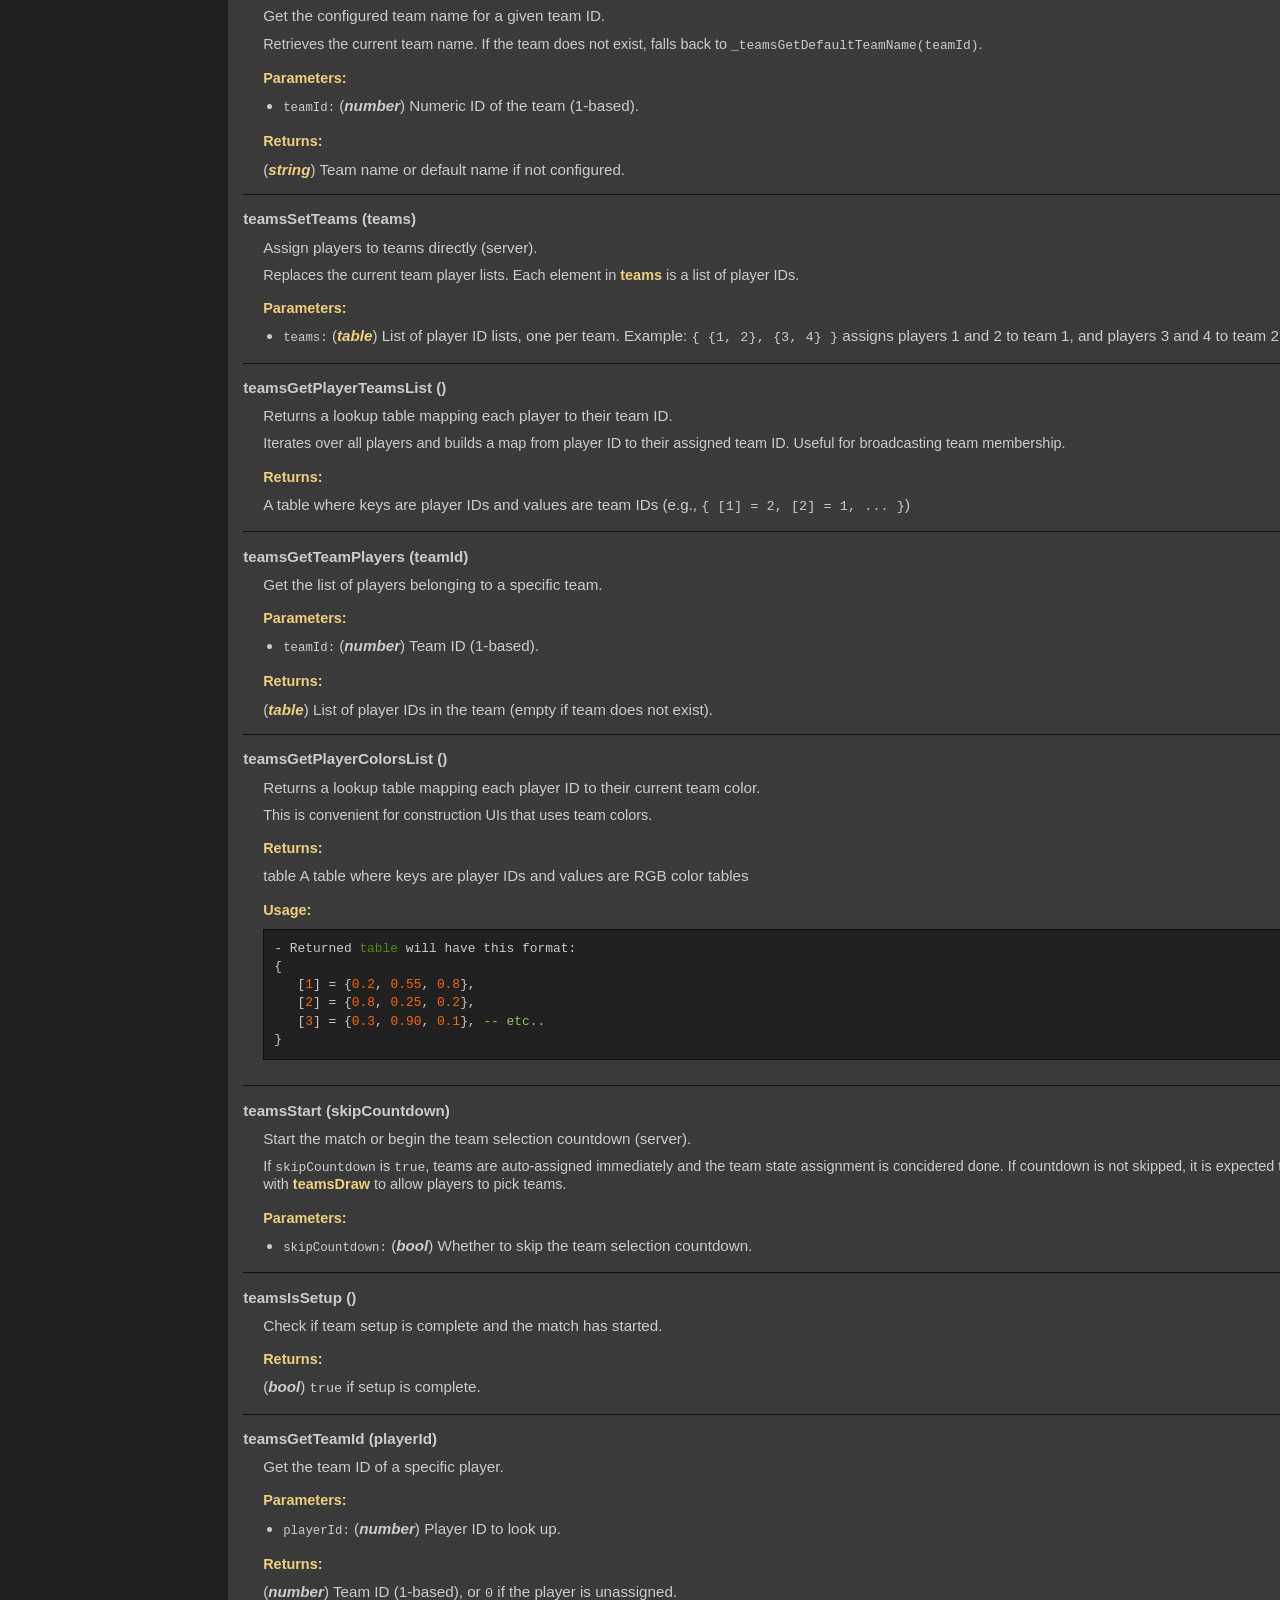
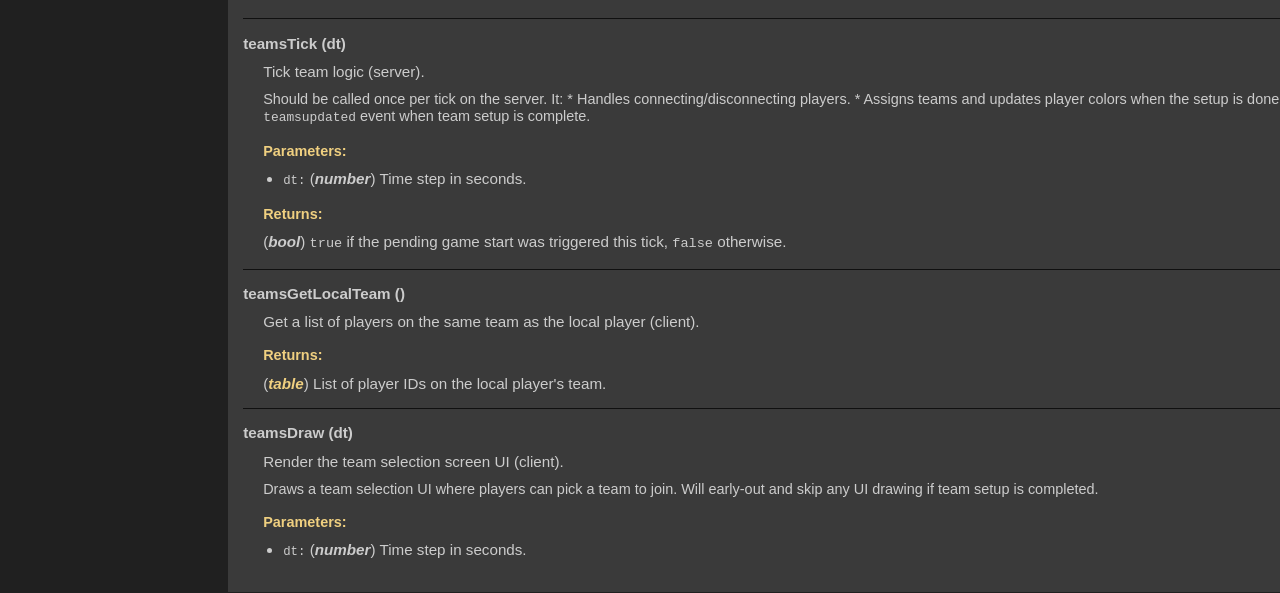
<file: docs/modules/teams.html>
<!DOCTYPE html PUBLIC "-//W3C//DTD XHTML 1.0 Strict//EN"
   "http://www.w3.org/TR/xhtml1/DTD/xhtml1-strict.dtd">
<html>
<meta http-equiv="Content-Type" content="text/html; charset=UTF-8"/>
<head>
    <title>Reference</title>
    <link rel="stylesheet" href="../ldoc.css" type="text/css" />
</head>
<body>

<div id="container">

<div id="product">
	<div id="product_logo"></div>
	<div id="product_name"><big><b></b></big></div>
	<div id="product_description"></div>
</div> <!-- id="product" -->


<div id="main">


<!-- Menu -->

<div id="navigation">
<br/>
<h1>mplib</h1>


<ul>
  <li><a href="../index.html">Index</a></li>
</ul>

<h2>Contents</h2>
<ul>
<li><a href="#Functions">Functions</a></li>
</ul>


<h2>Modules</h2>
<ul class="nowrap">
  <li><a href="../modules/countdown.html">countdown</a></li>
  <li><a href="../modules/eventlog.html">eventlog</a></li>
  <li><a href="../modules/hud.html">hud</a></li>
  <li><a href="../modules/spawn.html">spawn</a></li>
  <li><a href="../modules/spectate.html">spectate</a></li>
  <li><a href="../modules/stats.html">stats</a></li>
  <li><strong>teams</strong></li>
  <li><a href="../modules/tools.html">tools</a></li>
  <li><a href="../modules/ui.html">ui</a></li>
  <li><a href="../modules/util.html">util</a></li>
</ul>

</div>

<div id="content">

<h1>Module <code>teams</code></h1>
<p>Teams</p>

<p> Handles dynamic team assignment, player coloring, and UI rendering
 for team selection in a multiplayer match.</p>
<p>
<p> Tracks player membership in teams, allows
 hosts to force team starts, and synchronizes team state to clients.</p>

<p> Core responsibilities:</p>

<ul>
    <li>Create and configure teams (names, colors, players)</li>
    <li>Manage player joins, leaves, and team switches</li>
    <li>Handle team-based color assignment</li>
    <li>Provide a UI for team selection and team joining</li>
</ul>

<p> Execution context:</p>

<ul>
    <li>Server-only logic (team state, assignment)</li>
    <li>Client-side UI (draw functions)</li>
</ul>
</p>


<h2><a href="#Functions">Functions</a></h2>
<table class="function_list">
	<tr>
	<td class="name" nowrap><a href="#teamsInit">teamsInit (teamCount)</a></td>
	<td class="summary">Initialize the team system with a given number of teams (server).</td>
	</tr>
	<tr>
	<td class="name" nowrap><a href="#teamsGetColor">teamsGetColor (teamId)</a></td>
	<td class="summary">Get the configured color for a team.</td>
	</tr>
	<tr>
	<td class="name" nowrap><a href="#teamsSetColors">teamsSetColors (colors)</a></td>
	<td class="summary">Set custom colors for all teams (server).</td>
	</tr>
	<tr>
	<td class="name" nowrap><a href="#teamsSetNames">teamsSetNames (names)</a></td>
	<td class="summary">Set custom names for all teams (server).</td>
	</tr>
	<tr>
	<td class="name" nowrap><a href="#teamsGetName">teamsGetName (teamId)</a></td>
	<td class="summary">Get the configured team name for a given team ID.</td>
	</tr>
	<tr>
	<td class="name" nowrap><a href="#teamsSetTeams">teamsSetTeams (teams)</a></td>
	<td class="summary">Assign players to teams directly (server).</td>
	</tr>
	<tr>
	<td class="name" nowrap><a href="#teamsGetPlayerTeamsList">teamsGetPlayerTeamsList ()</a></td>
	<td class="summary">Returns a lookup table mapping each player to their team ID.</td>
	</tr>
	<tr>
	<td class="name" nowrap><a href="#teamsGetTeamPlayers">teamsGetTeamPlayers (teamId)</a></td>
	<td class="summary">Get the list of players belonging to a specific team.</td>
	</tr>
	<tr>
	<td class="name" nowrap><a href="#teamsGetPlayerColorsList">teamsGetPlayerColorsList ()</a></td>
	<td class="summary">Returns a lookup table mapping each player ID to their current team color.</td>
	</tr>
	<tr>
	<td class="name" nowrap><a href="#teamsStart">teamsStart (skipCountdown)</a></td>
	<td class="summary">Start the match or begin the team selection countdown (server).</td>
	</tr>
	<tr>
	<td class="name" nowrap><a href="#teamsIsSetup">teamsIsSetup ()</a></td>
	<td class="summary">Check if team setup is complete and the match has started.</td>
	</tr>
	<tr>
	<td class="name" nowrap><a href="#teamsGetTeamId">teamsGetTeamId (playerId)</a></td>
	<td class="summary">Get the team ID of a specific player.</td>
	</tr>
	<tr>
	<td class="name" nowrap><a href="#teamsTick">teamsTick (dt)</a></td>
	<td class="summary">Tick team logic (server).</td>
	</tr>
	<tr>
	<td class="name" nowrap><a href="#teamsGetLocalTeam">teamsGetLocalTeam ()</a></td>
	<td class="summary">Get a list of players on the same team as the local player (client).</td>
	</tr>
	<tr>
	<td class="name" nowrap><a href="#teamsDraw">teamsDraw (dt)</a></td>
	<td class="summary">Render the team selection screen UI (client).</td>
	</tr>
</table>

<br/>
<br/>


    <h2 class="section-header "><a name="Functions"></a>Functions</h2>

    <dl class="function">
    <dt>
    <a name = "teamsInit"></a>
    <strong>teamsInit (teamCount)</strong>
    </dt>
    <dd>
    Initialize the team system with a given number of teams (server). </p>

<p> Sets default team names and colors and clears any previous team state.


    <h3>Parameters:</h3>
    <ul>
        <li><span class="parameter">teamCount</span>
            <span class="types"><span class="type">number</span></span>
         Number of teams to create.
        </li>
    </ul>





</dd>
    <dt>
    <a name = "teamsGetColor"></a>
    <strong>teamsGetColor (teamId)</strong>
    </dt>
    <dd>
    Get the configured color for a team. </p>

<p> Returns the current team color. If the team does not exist, falls
 back to <code>_teamsGetDefaultColor(teamId)</code>.


    <h3>Parameters:</h3>
    <ul>
        <li><span class="parameter">teamId</span>
            <span class="types"><span class="type">number</span></span>
         Team ID of the team (1-based).
        </li>
    </ul>

    <h3>Returns:</h3>
    <ol>

           <span class="types"><a class="type" href="https://www.lua.org/manual/5.1/manual.html#5.5">table</a></span>
        RGB color table <code>{r, g, b}</code> with components in [0, 1].
    </ol>




</dd>
    <dt>
    <a name = "teamsSetColors"></a>
    <strong>teamsSetColors (colors)</strong>
    </dt>
    <dd>
    Set custom colors for all teams (server). </p>

<p> Updates the <code>color</code> of each team. The provided list should have
 one entry per team.


    <h3>Parameters:</h3>
    <ul>
        <li><span class="parameter">colors</span>
            <span class="types"><a class="type" href="https://www.lua.org/manual/5.1/manual.html#5.5">table</a></span>
         List of RGB color tables, one per team
   (e.g. <code>{ {1,0,0}, {0,1,0}, ... }</code>).
        </li>
    </ul>





</dd>
    <dt>
    <a name = "teamsSetNames"></a>
    <strong>teamsSetNames (names)</strong>
    </dt>
    <dd>
    Set custom names for all teams (server). </p>

<p> Updates the <code>name</code> for each team. The provided list should match
 the number of active teams.


    <h3>Parameters:</h3>
    <ul>
        <li><span class="parameter">names</span>
            <span class="types"><a class="type" href="https://www.lua.org/manual/5.1/manual.html#5.5">table</a></span>
         List of team names as strings
   (e.g. <code>{ &quot;Red&quot;, &quot;Blue&quot;, &quot;Green&quot; }</code>).
        </li>
    </ul>





</dd>
    <dt>
    <a name = "teamsGetName"></a>
    <strong>teamsGetName (teamId)</strong>
    </dt>
    <dd>
    Get the configured team name for a given team ID. </p>

<p> Retrieves the current team name. If the team does not exist,
 falls back to <code>_teamsGetDefaultTeamName(teamId)</code>.


    <h3>Parameters:</h3>
    <ul>
        <li><span class="parameter">teamId</span>
            <span class="types"><span class="type">number</span></span>
         Numeric ID of the team (1-based).
        </li>
    </ul>

    <h3>Returns:</h3>
    <ol>

           <span class="types"><a class="type" href="https://www.lua.org/manual/5.1/manual.html#5.4">string</a></span>
        Team name or default name if not configured.
    </ol>




</dd>
    <dt>
    <a name = "teamsSetTeams"></a>
    <strong>teamsSetTeams (teams)</strong>
    </dt>
    <dd>
    Assign players to teams directly (server). </p>

<p> Replaces the current team player lists. Each element in <a href="../modules/teams.html#">teams</a>
 is a list of player IDs.


    <h3>Parameters:</h3>
    <ul>
        <li><span class="parameter">teams</span>
            <span class="types"><a class="type" href="https://www.lua.org/manual/5.1/manual.html#5.5">table</a></span>
         List of player ID lists, one per team.
   Example: <code>{ {1, 2}, {3, 4} }</code> assigns players 1 and 2 to team 1,
   and players 3 and 4 to team 2.
        </li>
    </ul>





</dd>
    <dt>
    <a name = "teamsGetPlayerTeamsList"></a>
    <strong>teamsGetPlayerTeamsList ()</strong>
    </dt>
    <dd>
    Returns a lookup table mapping each player to their team ID. </p>

<p> Iterates over all players and builds a map from player ID to their assigned team ID.
 Useful for broadcasting team membership.



    <h3>Returns:</h3>
    <ol>

        A table where keys are player IDs and values are team IDs
 (e.g., <code>{ [1] = 2, [2] = 1, ... }</code>)
    </ol>




</dd>
    <dt>
    <a name = "teamsGetTeamPlayers"></a>
    <strong>teamsGetTeamPlayers (teamId)</strong>
    </dt>
    <dd>
    Get the list of players belonging to a specific team.


    <h3>Parameters:</h3>
    <ul>
        <li><span class="parameter">teamId</span>
            <span class="types"><span class="type">number</span></span>
         Team ID (1-based).
        </li>
    </ul>

    <h3>Returns:</h3>
    <ol>

           <span class="types"><a class="type" href="https://www.lua.org/manual/5.1/manual.html#5.5">table</a></span>
        List of player IDs in the team (empty if team does not exist).
    </ol>




</dd>
    <dt>
    <a name = "teamsGetPlayerColorsList"></a>
    <strong>teamsGetPlayerColorsList ()</strong>
    </dt>
    <dd>
    Returns a lookup table mapping each player ID to their current team color. </p>

<p> This is convenient for construction UIs that uses team colors.



    <h3>Returns:</h3>
    <ol>

        table A table where keys are player IDs and values are RGB color tables
    </ol>



    <h3>Usage:</h3>
    <ul>
        <pre class="example">- Returned <span class="global">table</span> will have this format:
{
   [<span class="number">1</span>] = {<span class="number">0.2</span>, <span class="number">0.55</span>, <span class="number">0.8</span>},
   [<span class="number">2</span>] = {<span class="number">0.8</span>, <span class="number">0.25</span>, <span class="number">0.2</span>},
   [<span class="number">3</span>] = {<span class="number">0.3</span>, <span class="number">0.90</span>, <span class="number">0.1</span>}, <span class="comment">-- etc..
</span>}</pre>
    </ul>

</dd>
    <dt>
    <a name = "teamsStart"></a>
    <strong>teamsStart (skipCountdown)</strong>
    </dt>
    <dd>
    Start the match or begin the team selection countdown (server). </p>

<p> If <code>skipCountdown</code> is <code>true</code>, teams are auto-assigned immediately and the
 team state assignment is concidered done. If countdown is not skipped, it
 is expected that the UI is rendered with <a href="../modules/teams.html#teamsDraw">teamsDraw</a> to allow players to
 pick teams.


    <h3>Parameters:</h3>
    <ul>
        <li><span class="parameter">skipCountdown</span>
            <span class="types"><span class="type">bool</span></span>
         Whether to skip the team selection countdown.
        </li>
    </ul>





</dd>
    <dt>
    <a name = "teamsIsSetup"></a>
    <strong>teamsIsSetup ()</strong>
    </dt>
    <dd>
    Check if team setup is complete and the match has started.



    <h3>Returns:</h3>
    <ol>

           <span class="types"><span class="type">bool</span></span>
        <code>true</code> if setup is complete.
    </ol>




</dd>
    <dt>
    <a name = "teamsGetTeamId"></a>
    <strong>teamsGetTeamId (playerId)</strong>
    </dt>
    <dd>
    Get the team ID of a specific player.


    <h3>Parameters:</h3>
    <ul>
        <li><span class="parameter">playerId</span>
            <span class="types"><span class="type">number</span></span>
         Player ID to look up.
        </li>
    </ul>

    <h3>Returns:</h3>
    <ol>

           <span class="types"><span class="type">number</span></span>
        Team ID (1-based), or <code>0</code> if the player is unassigned.
    </ol>




</dd>
    <dt>
    <a name = "teamsTick"></a>
    <strong>teamsTick (dt)</strong>
    </dt>
    <dd>
    Tick team logic (server). </p>

<p> Should be called once per tick on the server. It:
 * Handles connecting/disconnecting players.
 * Assigns teams and updates player colors when the setup is done.
 * Posts an <code>teamsupdated</code> event when team setup is complete.


    <h3>Parameters:</h3>
    <ul>
        <li><span class="parameter">dt</span>
            <span class="types"><span class="type">number</span></span>
         Time step in seconds.
        </li>
    </ul>

    <h3>Returns:</h3>
    <ol>

           <span class="types"><span class="type">bool</span></span>
        <code>true</code> if the pending game start was triggered this tick, <code>false</code> otherwise.
    </ol>




</dd>
    <dt>
    <a name = "teamsGetLocalTeam"></a>
    <strong>teamsGetLocalTeam ()</strong>
    </dt>
    <dd>
    Get a list of players on the same team as the local player (client).



    <h3>Returns:</h3>
    <ol>

           <span class="types"><a class="type" href="https://www.lua.org/manual/5.1/manual.html#5.5">table</a></span>
        List of player IDs on the local player's team.
    </ol>




</dd>
    <dt>
    <a name = "teamsDraw"></a>
    <strong>teamsDraw (dt)</strong>
    </dt>
    <dd>
    Render the team selection screen UI (client). </p>

<p> Draws a team selection UI where players can pick a team to join.
 Will early-out and skip any UI drawing if team setup is completed.


    <h3>Parameters:</h3>
    <ul>
        <li><span class="parameter">dt</span>
            <span class="types"><span class="type">number</span></span>
         Time step in seconds.
        </li>
    </ul>





</dd>
</dl>


</div> <!-- id="content" -->
</div> <!-- id="main" -->
<div id="about">
<i>generated by <a href="http://github.com/lunarmodules/LDoc">LDoc 1.5.0</a></i>
<i style="float:right;">Last updated 2025-12-09 10:41:23 </i>
</div> <!-- id="about" -->
</div> <!-- id="container" -->
</body>
</html>
</file>
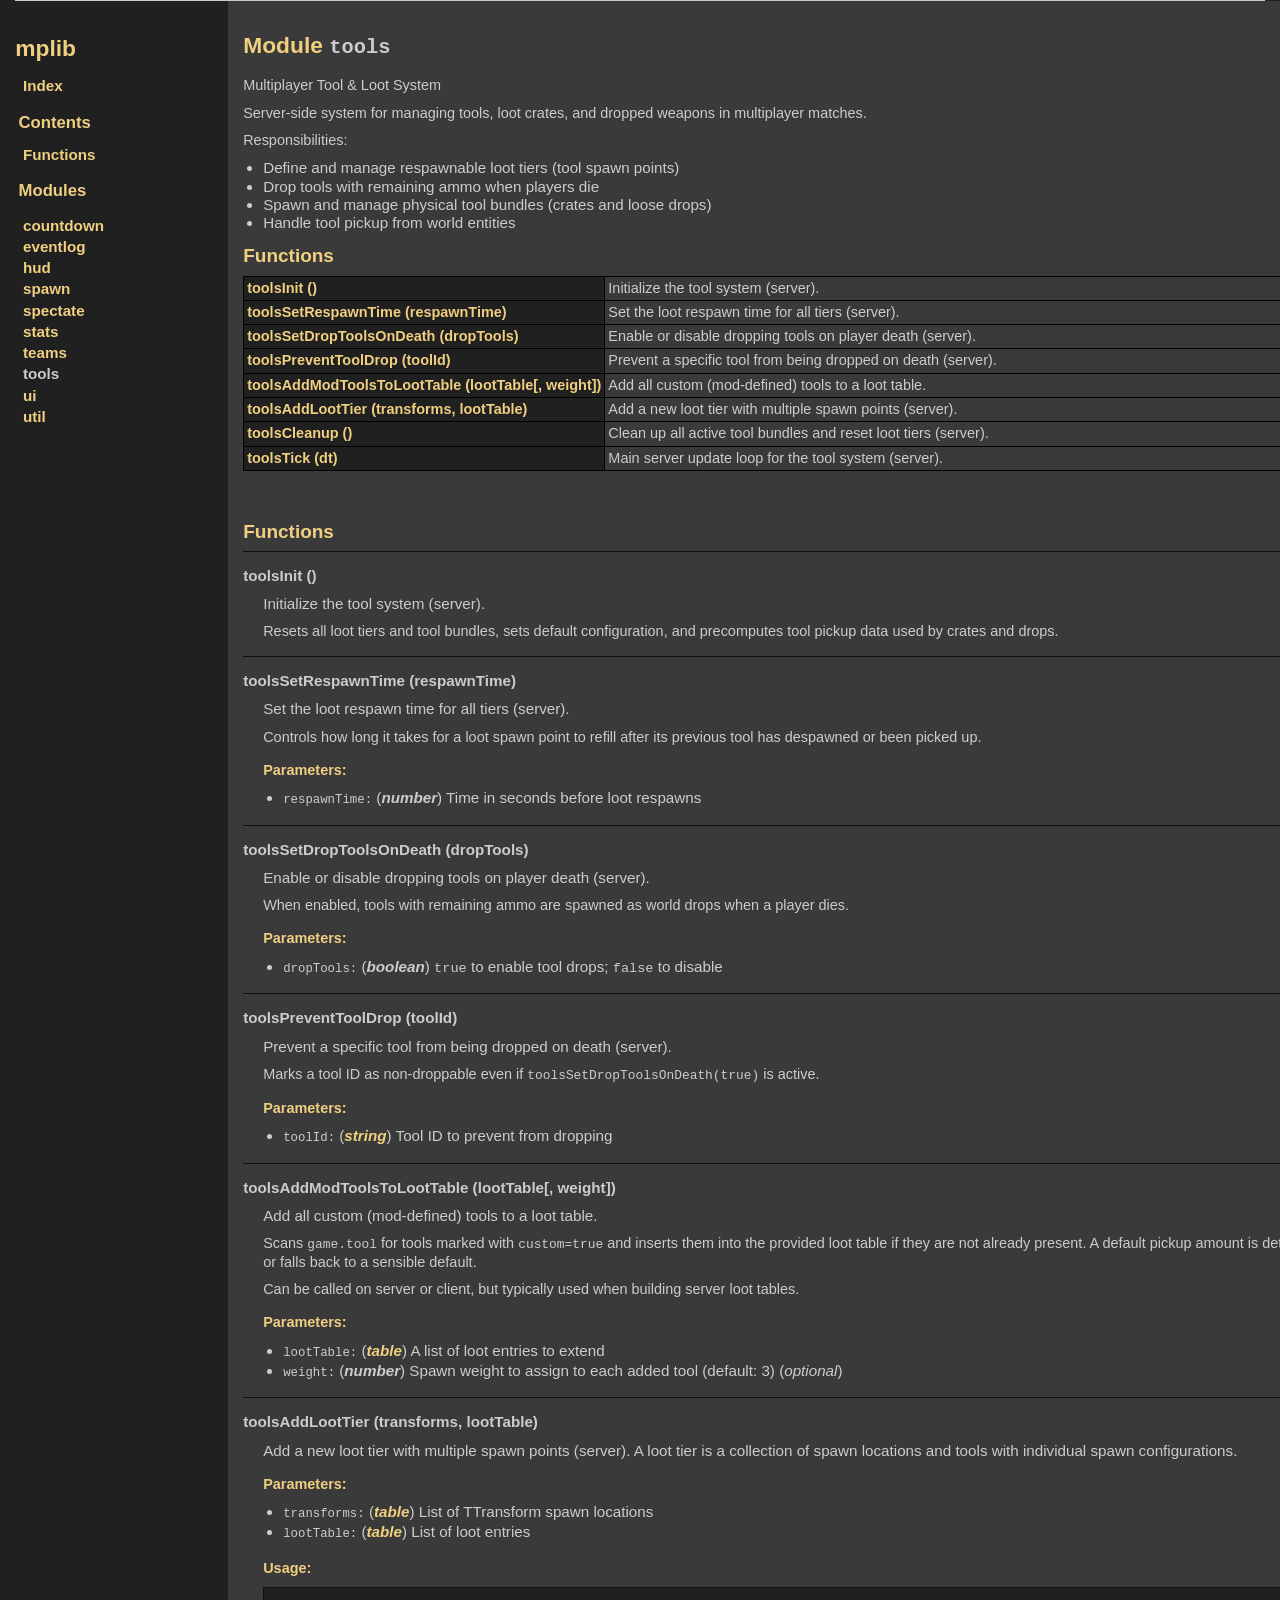
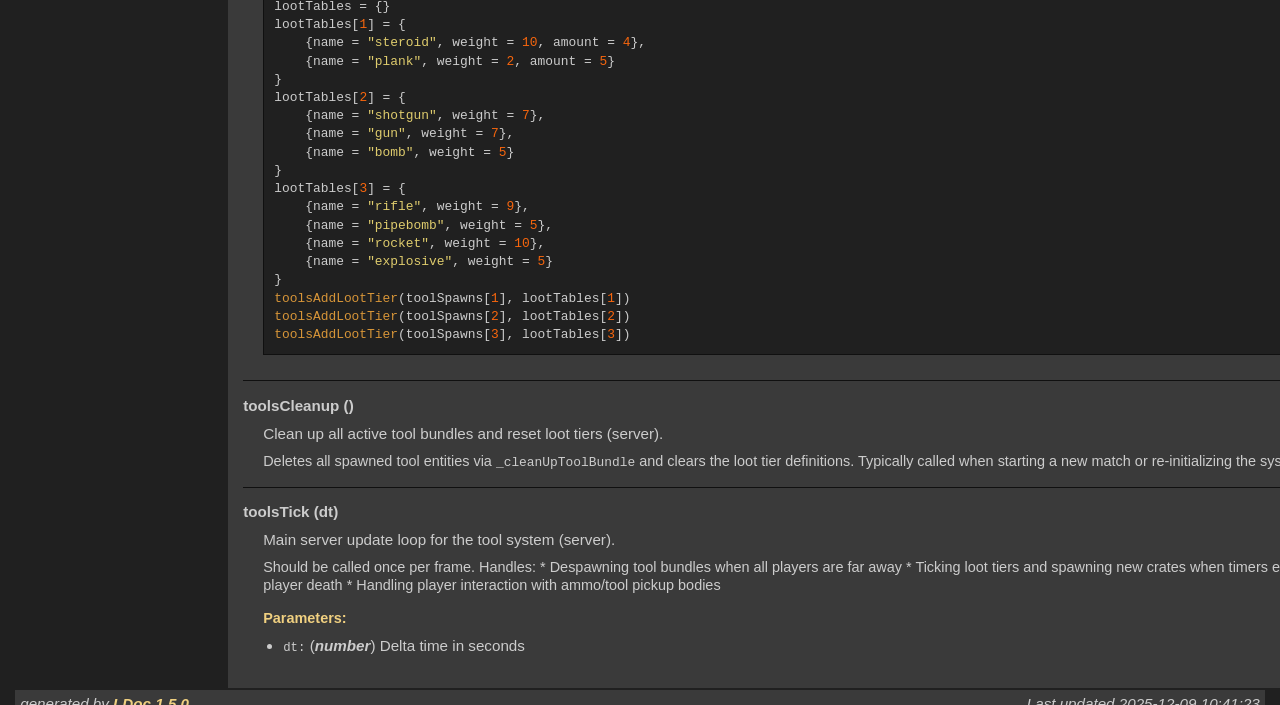
<file: docs/modules/tools.html>
<!DOCTYPE html PUBLIC "-//W3C//DTD XHTML 1.0 Strict//EN"
   "http://www.w3.org/TR/xhtml1/DTD/xhtml1-strict.dtd">
<html>
<meta http-equiv="Content-Type" content="text/html; charset=UTF-8"/>
<head>
    <title>Reference</title>
    <link rel="stylesheet" href="../ldoc.css" type="text/css" />
</head>
<body>

<div id="container">

<div id="product">
	<div id="product_logo"></div>
	<div id="product_name"><big><b></b></big></div>
	<div id="product_description"></div>
</div> <!-- id="product" -->


<div id="main">


<!-- Menu -->

<div id="navigation">
<br/>
<h1>mplib</h1>


<ul>
  <li><a href="../index.html">Index</a></li>
</ul>

<h2>Contents</h2>
<ul>
<li><a href="#Functions">Functions</a></li>
</ul>


<h2>Modules</h2>
<ul class="nowrap">
  <li><a href="../modules/countdown.html">countdown</a></li>
  <li><a href="../modules/eventlog.html">eventlog</a></li>
  <li><a href="../modules/hud.html">hud</a></li>
  <li><a href="../modules/spawn.html">spawn</a></li>
  <li><a href="../modules/spectate.html">spectate</a></li>
  <li><a href="../modules/stats.html">stats</a></li>
  <li><a href="../modules/teams.html">teams</a></li>
  <li><strong>tools</strong></li>
  <li><a href="../modules/ui.html">ui</a></li>
  <li><a href="../modules/util.html">util</a></li>
</ul>

</div>

<div id="content">

<h1>Module <code>tools</code></h1>
<p>Multiplayer Tool &amp; Loot System</p>

<p> Server-side system for managing tools, loot crates, and dropped weapons
 in multiplayer matches.</p>
<p>


<p> Responsibilities:</p>

<ul>
    <li>Define and manage respawnable loot tiers (tool spawn points)</li>
    <li>Drop tools with remaining ammo when players die</li>
    <li>Spawn and manage physical tool bundles (crates and loose drops)</li>
    <li>Handle tool pickup from world entities</li>
</ul>
</p>


<h2><a href="#Functions">Functions</a></h2>
<table class="function_list">
	<tr>
	<td class="name" nowrap><a href="#toolsInit">toolsInit ()</a></td>
	<td class="summary">Initialize the tool system (server).</td>
	</tr>
	<tr>
	<td class="name" nowrap><a href="#toolsSetRespawnTime">toolsSetRespawnTime (respawnTime)</a></td>
	<td class="summary">Set the loot respawn time for all tiers (server).</td>
	</tr>
	<tr>
	<td class="name" nowrap><a href="#toolsSetDropToolsOnDeath">toolsSetDropToolsOnDeath (dropTools)</a></td>
	<td class="summary">Enable or disable dropping tools on player death (server).</td>
	</tr>
	<tr>
	<td class="name" nowrap><a href="#toolsPreventToolDrop">toolsPreventToolDrop (toolId)</a></td>
	<td class="summary">Prevent a specific tool from being dropped on death (server).</td>
	</tr>
	<tr>
	<td class="name" nowrap><a href="#toolsAddModToolsToLootTable">toolsAddModToolsToLootTable (lootTable[, weight])</a></td>
	<td class="summary">Add all custom (mod-defined) tools to a loot table.</td>
	</tr>
	<tr>
	<td class="name" nowrap><a href="#toolsAddLootTier">toolsAddLootTier (transforms, lootTable)</a></td>
	<td class="summary">Add a new loot tier with multiple spawn points (server).</td>
	</tr>
	<tr>
	<td class="name" nowrap><a href="#toolsCleanup">toolsCleanup ()</a></td>
	<td class="summary">Clean up all active tool bundles and reset loot tiers (server).</td>
	</tr>
	<tr>
	<td class="name" nowrap><a href="#toolsTick">toolsTick (dt)</a></td>
	<td class="summary">Main server update loop for the tool system (server).</td>
	</tr>
</table>

<br/>
<br/>


    <h2 class="section-header "><a name="Functions"></a>Functions</h2>

    <dl class="function">
    <dt>
    <a name = "toolsInit"></a>
    <strong>toolsInit ()</strong>
    </dt>
    <dd>
    Initialize the tool system (server). </p>

<p> Resets all loot tiers and tool bundles, sets default configuration, and
 precomputes tool pickup data used by crates and drops.







</dd>
    <dt>
    <a name = "toolsSetRespawnTime"></a>
    <strong>toolsSetRespawnTime (respawnTime)</strong>
    </dt>
    <dd>
    Set the loot respawn time for all tiers (server). </p>

<p> Controls how long it takes for a loot spawn point to refill after its
 previous tool has despawned or been picked up.


    <h3>Parameters:</h3>
    <ul>
        <li><span class="parameter">respawnTime</span>
            <span class="types"><span class="type">number</span></span>
          Time in seconds before loot respawns
        </li>
    </ul>





</dd>
    <dt>
    <a name = "toolsSetDropToolsOnDeath"></a>
    <strong>toolsSetDropToolsOnDeath (dropTools)</strong>
    </dt>
    <dd>
    Enable or disable dropping tools on player death (server). </p>

<p> When enabled, tools with remaining ammo are spawned as world drops when
 a player dies.


    <h3>Parameters:</h3>
    <ul>
        <li><span class="parameter">dropTools</span>
            <span class="types"><span class="type">boolean</span></span>
          <code>true</code> to enable tool drops; <code>false</code> to disable
        </li>
    </ul>





</dd>
    <dt>
    <a name = "toolsPreventToolDrop"></a>
    <strong>toolsPreventToolDrop (toolId)</strong>
    </dt>
    <dd>
    Prevent a specific tool from being dropped on death (server). </p>

<p> Marks a tool ID as non-droppable even if <code>toolsSetDropToolsOnDeath(true)</code>
 is active.


    <h3>Parameters:</h3>
    <ul>
        <li><span class="parameter">toolId</span>
            <span class="types"><a class="type" href="https://www.lua.org/manual/5.1/manual.html#5.4">string</a></span>
          Tool ID to prevent from dropping
        </li>
    </ul>





</dd>
    <dt>
    <a name = "toolsAddModToolsToLootTable"></a>
    <strong>toolsAddModToolsToLootTable (lootTable[, weight])</strong>
    </dt>
    <dd>
    Add all custom (mod-defined) tools to a loot table. </p>

<p> Scans <code>game.tool</code> for tools marked with <code>custom=true</code> and inserts them
 into the provided loot table if they are not already present.
 A default pickup amount is determined from tool config or falls back
 to a sensible default.</p>

<p> Can be called on server or client, but typically used when building
 server loot tables.


    <h3>Parameters:</h3>
    <ul>
        <li><span class="parameter">lootTable</span>
            <span class="types"><a class="type" href="https://www.lua.org/manual/5.1/manual.html#5.5">table</a></span>
         A list of loot entries to extend
        </li>
        <li><span class="parameter">weight</span>
            <span class="types"><span class="type">number</span></span>
         Spawn weight to assign to each added tool (default: 3)
         (<em>optional</em>)
        </li>
    </ul>





</dd>
    <dt>
    <a name = "toolsAddLootTier"></a>
    <strong>toolsAddLootTier (transforms, lootTable)</strong>
    </dt>
    <dd>
    Add a new loot tier with multiple spawn points (server).
 A loot tier is a collection of spawn locations and tools with individual spawn configurations.


    <h3>Parameters:</h3>
    <ul>
        <li><span class="parameter">transforms</span>
            <span class="types"><a class="type" href="https://www.lua.org/manual/5.1/manual.html#5.5">table</a></span>
          List of TTransform spawn locations
        </li>
        <li><span class="parameter">lootTable</span>
            <span class="types"><a class="type" href="https://www.lua.org/manual/5.1/manual.html#5.5">table</a></span>
           List of loot entries
        </li>
    </ul>




    <h3>Usage:</h3>
    <ul>
        <pre class="example">lootTables = {}
lootTables[<span class="number">1</span>] = {
    {name = <span class="string">"steroid"</span>, weight = <span class="number">10</span>, amount = <span class="number">4</span>},
    {name = <span class="string">"plank"</span>, weight = <span class="number">2</span>, amount = <span class="number">5</span>}
}
lootTables[<span class="number">2</span>] = {
    {name = <span class="string">"shotgun"</span>, weight = <span class="number">7</span>},
    {name = <span class="string">"gun"</span>, weight = <span class="number">7</span>},
    {name = <span class="string">"bomb"</span>, weight = <span class="number">5</span>}
}
lootTables[<span class="number">3</span>] = {
    {name = <span class="string">"rifle"</span>, weight = <span class="number">9</span>},
    {name = <span class="string">"pipebomb"</span>, weight = <span class="number">5</span>},
    {name = <span class="string">"rocket"</span>, weight = <span class="number">10</span>},
    {name = <span class="string">"explosive"</span>, weight = <span class="number">5</span>}
}
<span class="function-name">toolsAddLootTier</span>(toolSpawns[<span class="number">1</span>], lootTables[<span class="number">1</span>])
<span class="function-name">toolsAddLootTier</span>(toolSpawns[<span class="number">2</span>], lootTables[<span class="number">2</span>])
<span class="function-name">toolsAddLootTier</span>(toolSpawns[<span class="number">3</span>], lootTables[<span class="number">3</span>])</pre>
    </ul>

</dd>
    <dt>
    <a name = "toolsCleanup"></a>
    <strong>toolsCleanup ()</strong>
    </dt>
    <dd>
    Clean up all active tool bundles and reset loot tiers (server). </p>

<p> Deletes all spawned tool entities via <code>_cleanUpToolBundle</code> and clears the
 loot tier definitions. Typically called when starting a new match or
 re-initializing the system.







</dd>
    <dt>
    <a name = "toolsTick"></a>
    <strong>toolsTick (dt)</strong>
    </dt>
    <dd>
    Main server update loop for the tool system (server). </p>

<p> Should be called once per frame. Handles:
 * Despawning tool bundles when all players are far away
 * Ticking loot tiers and spawning new crates when timers expire
 * Dropping tools on player death
 * Handling player interaction with ammo/tool pickup bodies


    <h3>Parameters:</h3>
    <ul>
        <li><span class="parameter">dt</span>
            <span class="types"><span class="type">number</span></span>
          Delta time in seconds
        </li>
    </ul>





</dd>
</dl>


</div> <!-- id="content" -->
</div> <!-- id="main" -->
<div id="about">
<i>generated by <a href="http://github.com/lunarmodules/LDoc">LDoc 1.5.0</a></i>
<i style="float:right;">Last updated 2025-12-09 10:41:23 </i>
</div> <!-- id="about" -->
</div> <!-- id="container" -->
</body>
</html>
</file>
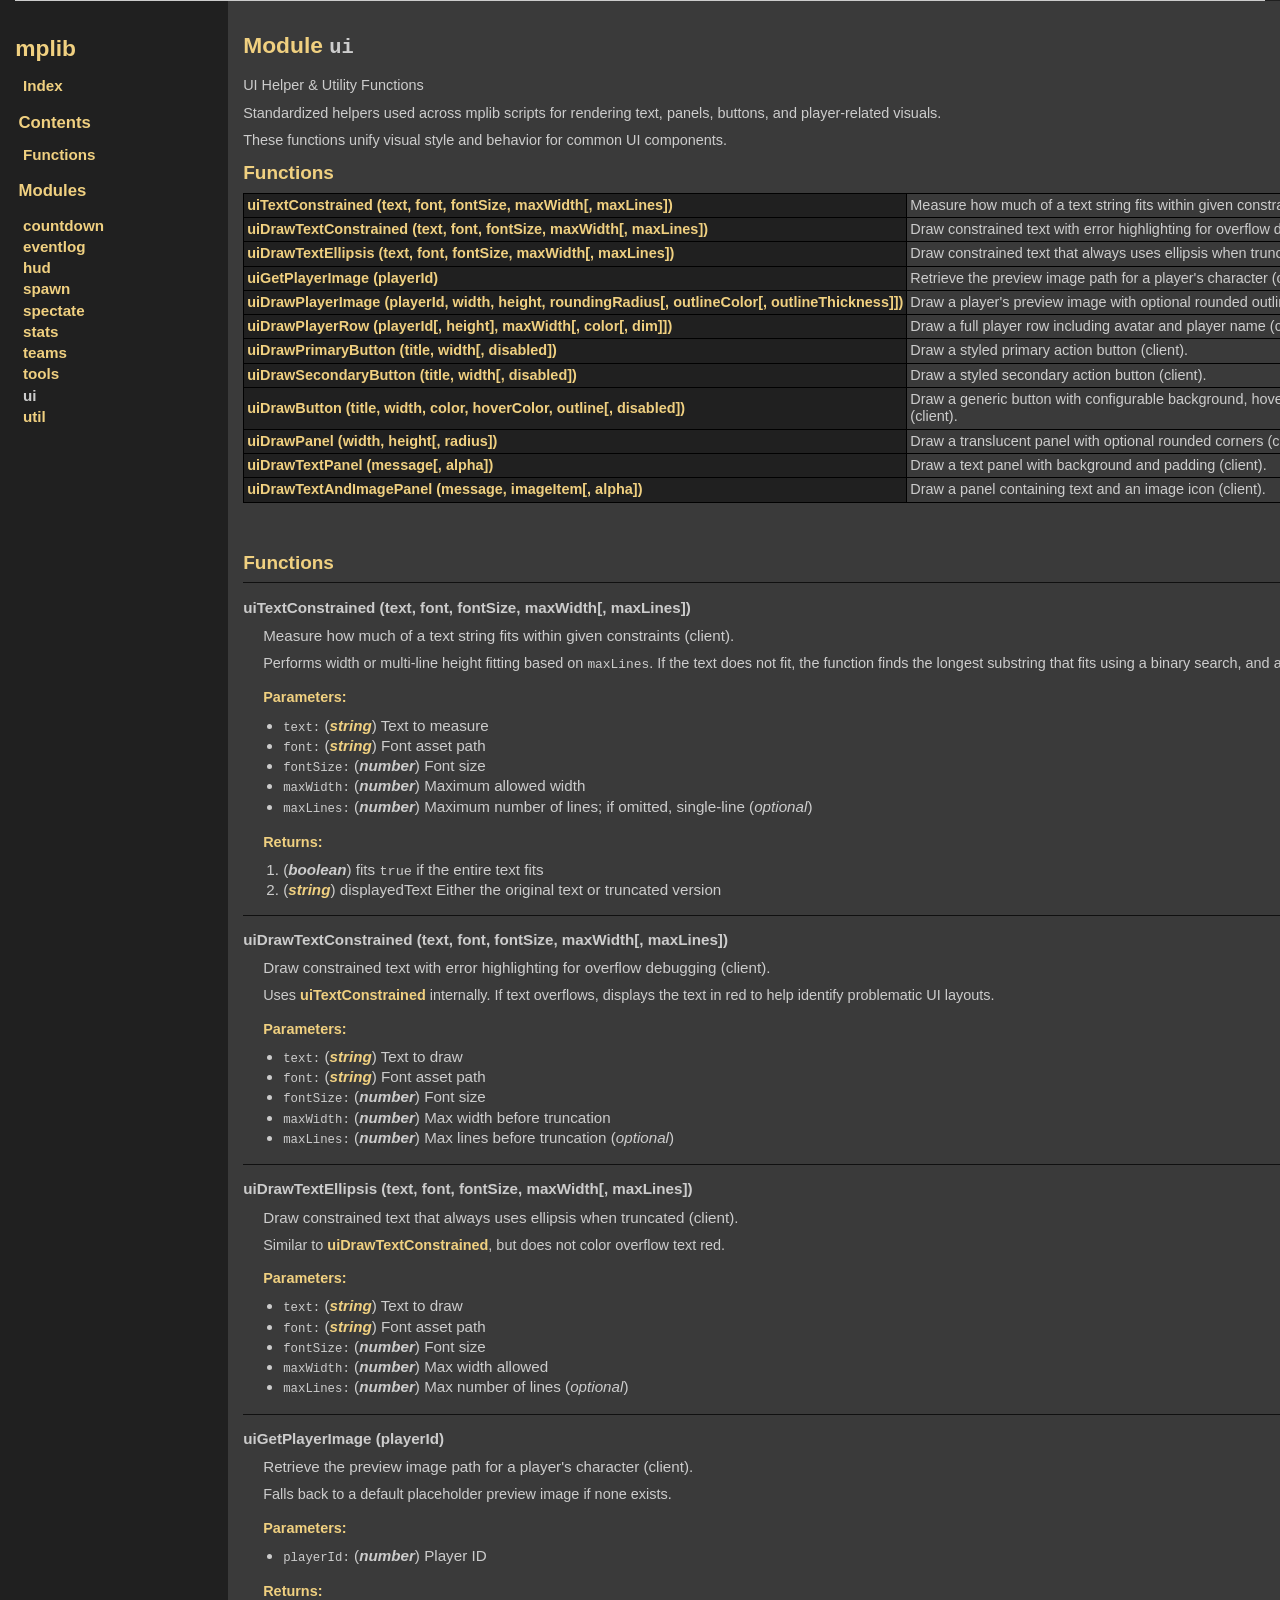
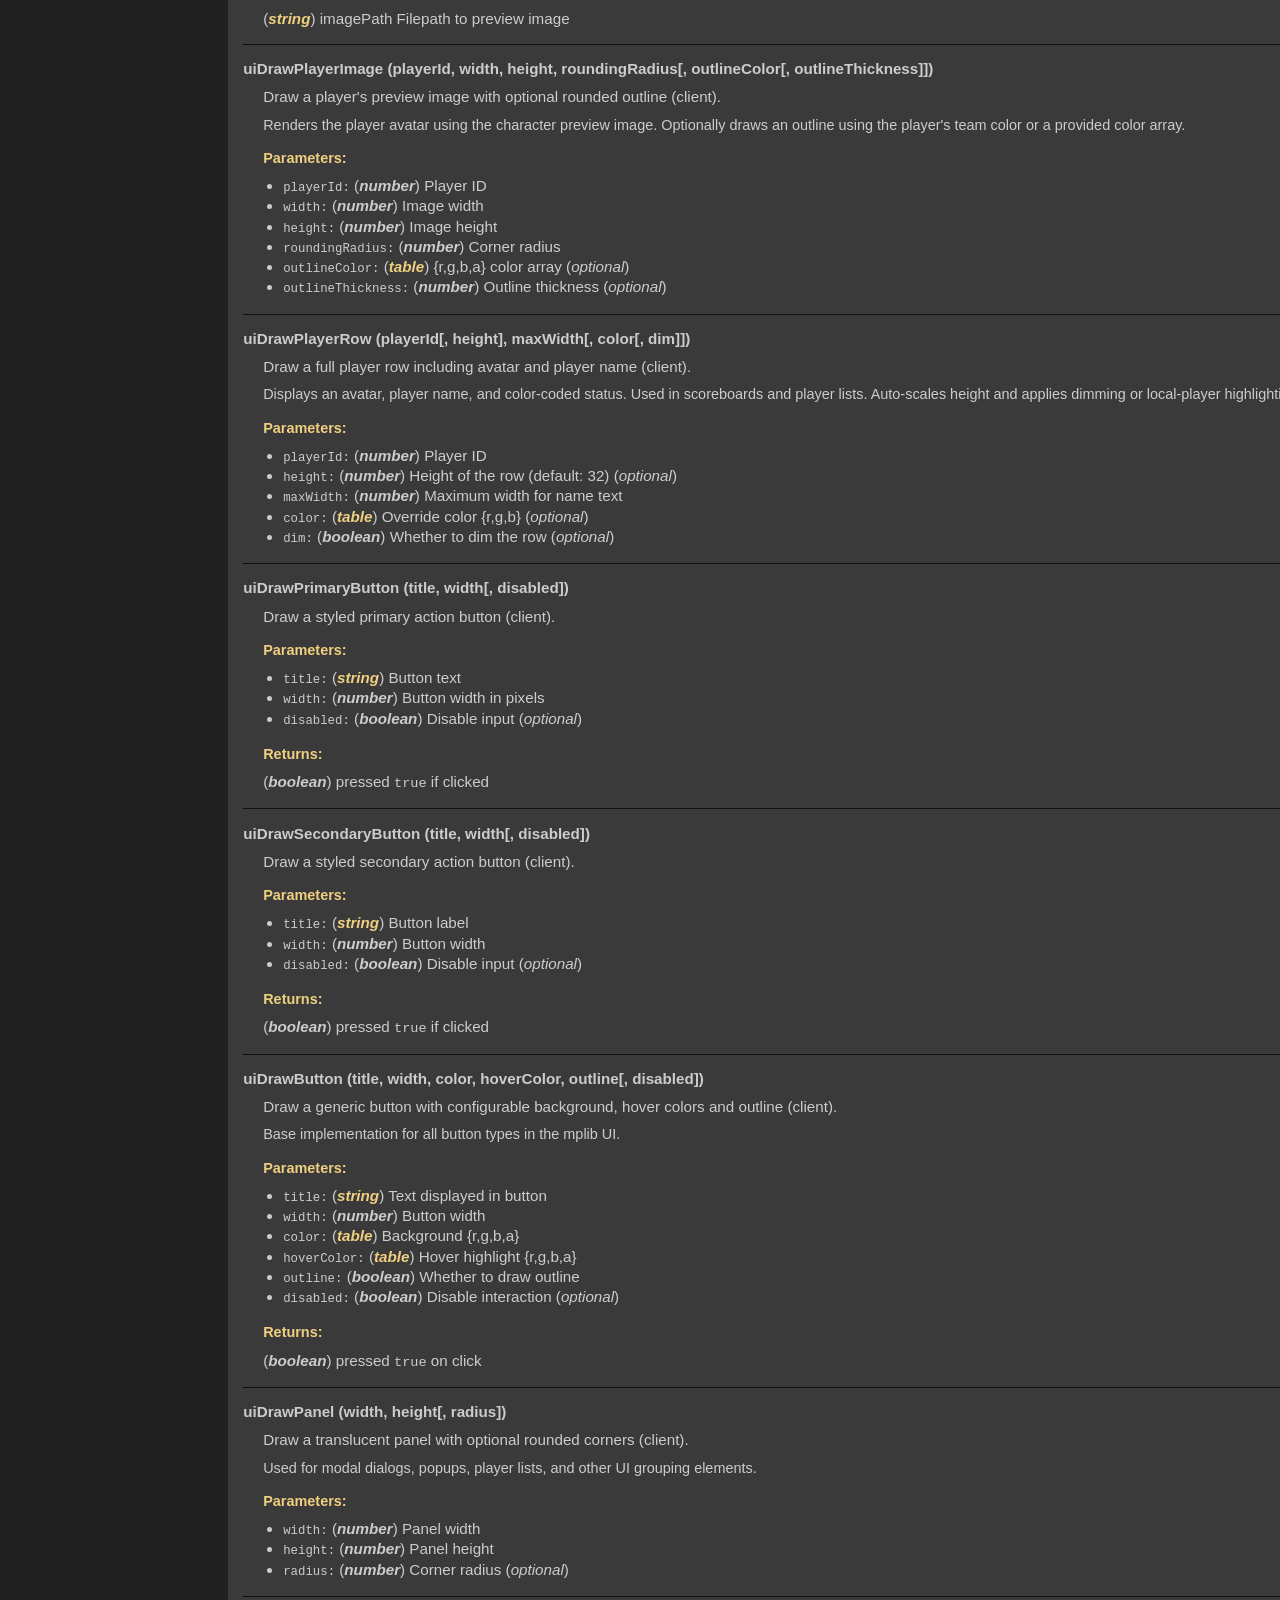
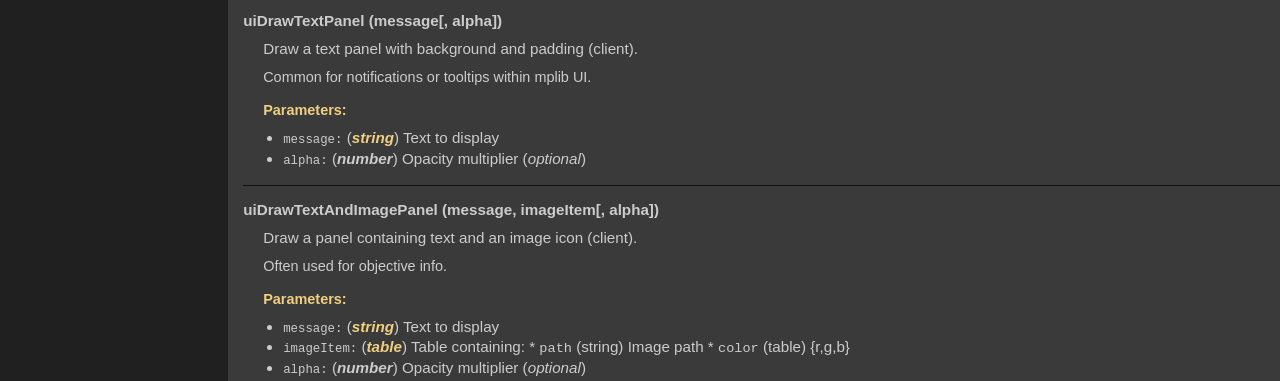
<file: docs/modules/ui.html>
<!DOCTYPE html PUBLIC "-//W3C//DTD XHTML 1.0 Strict//EN"
   "http://www.w3.org/TR/xhtml1/DTD/xhtml1-strict.dtd">
<html>
<meta http-equiv="Content-Type" content="text/html; charset=UTF-8"/>
<head>
    <title>Reference</title>
    <link rel="stylesheet" href="../ldoc.css" type="text/css" />
</head>
<body>

<div id="container">

<div id="product">
	<div id="product_logo"></div>
	<div id="product_name"><big><b></b></big></div>
	<div id="product_description"></div>
</div> <!-- id="product" -->


<div id="main">


<!-- Menu -->

<div id="navigation">
<br/>
<h1>mplib</h1>


<ul>
  <li><a href="../index.html">Index</a></li>
</ul>

<h2>Contents</h2>
<ul>
<li><a href="#Functions">Functions</a></li>
</ul>


<h2>Modules</h2>
<ul class="nowrap">
  <li><a href="../modules/countdown.html">countdown</a></li>
  <li><a href="../modules/eventlog.html">eventlog</a></li>
  <li><a href="../modules/hud.html">hud</a></li>
  <li><a href="../modules/spawn.html">spawn</a></li>
  <li><a href="../modules/spectate.html">spectate</a></li>
  <li><a href="../modules/stats.html">stats</a></li>
  <li><a href="../modules/teams.html">teams</a></li>
  <li><a href="../modules/tools.html">tools</a></li>
  <li><strong>ui</strong></li>
  <li><a href="../modules/util.html">util</a></li>
</ul>

</div>

<div id="content">

<h1>Module <code>ui</code></h1>
<p>UI Helper &amp; Utility Functions</p>

<p> Standardized helpers used across mplib scripts for rendering
 text, panels, buttons, and player-related visuals.</p>
<p> These functions
 unify visual style and behavior for common UI components.</p>


<h2><a href="#Functions">Functions</a></h2>
<table class="function_list">
	<tr>
	<td class="name" nowrap><a href="#uiTextConstrained">uiTextConstrained (text, font, fontSize, maxWidth[, maxLines])</a></td>
	<td class="summary">Measure how much of a text string fits within given constraints (client).</td>
	</tr>
	<tr>
	<td class="name" nowrap><a href="#uiDrawTextConstrained">uiDrawTextConstrained (text, font, fontSize, maxWidth[, maxLines])</a></td>
	<td class="summary">Draw constrained text with error highlighting for overflow debugging (client).</td>
	</tr>
	<tr>
	<td class="name" nowrap><a href="#uiDrawTextEllipsis">uiDrawTextEllipsis (text, font, fontSize, maxWidth[, maxLines])</a></td>
	<td class="summary">Draw constrained text that always uses ellipsis when truncated (client).</td>
	</tr>
	<tr>
	<td class="name" nowrap><a href="#uiGetPlayerImage">uiGetPlayerImage (playerId)</a></td>
	<td class="summary">Retrieve the preview image path for a player's character (client).</td>
	</tr>
	<tr>
	<td class="name" nowrap><a href="#uiDrawPlayerImage">uiDrawPlayerImage (playerId, width, height, roundingRadius[, outlineColor[, outlineThickness]])</a></td>
	<td class="summary">Draw a player's preview image with optional rounded outline (client).</td>
	</tr>
	<tr>
	<td class="name" nowrap><a href="#uiDrawPlayerRow">uiDrawPlayerRow (playerId[, height], maxWidth[, color[, dim]])</a></td>
	<td class="summary">Draw a full player row including avatar and player name (client).</td>
	</tr>
	<tr>
	<td class="name" nowrap><a href="#uiDrawPrimaryButton">uiDrawPrimaryButton (title, width[, disabled])</a></td>
	<td class="summary">Draw a styled primary action button (client).</td>
	</tr>
	<tr>
	<td class="name" nowrap><a href="#uiDrawSecondaryButton">uiDrawSecondaryButton (title, width[, disabled])</a></td>
	<td class="summary">Draw a styled secondary action button (client).</td>
	</tr>
	<tr>
	<td class="name" nowrap><a href="#uiDrawButton">uiDrawButton (title, width, color, hoverColor, outline[, disabled])</a></td>
	<td class="summary">Draw a generic button with configurable background, hover colors and outline (client).</td>
	</tr>
	<tr>
	<td class="name" nowrap><a href="#uiDrawPanel">uiDrawPanel (width, height[, radius])</a></td>
	<td class="summary">Draw a translucent panel with optional rounded corners (client).</td>
	</tr>
	<tr>
	<td class="name" nowrap><a href="#uiDrawTextPanel">uiDrawTextPanel (message[, alpha])</a></td>
	<td class="summary">Draw a text panel with background and padding (client).</td>
	</tr>
	<tr>
	<td class="name" nowrap><a href="#uiDrawTextAndImagePanel">uiDrawTextAndImagePanel (message, imageItem[, alpha])</a></td>
	<td class="summary">Draw a panel containing text and an image icon (client).</td>
	</tr>
</table>

<br/>
<br/>


    <h2 class="section-header "><a name="Functions"></a>Functions</h2>

    <dl class="function">
    <dt>
    <a name = "uiTextConstrained"></a>
    <strong>uiTextConstrained (text, font, fontSize, maxWidth[, maxLines])</strong>
    </dt>
    <dd>
    Measure how much of a text string fits within given constraints (client). </p>

<p> Performs width or multi-line height fitting based on <code>maxLines</code>. If the
 text does not fit, the function finds the longest substring that fits
 using a binary search, and appends an ellipsis.


    <h3>Parameters:</h3>
    <ul>
        <li><span class="parameter">text</span>
            <span class="types"><a class="type" href="https://www.lua.org/manual/5.1/manual.html#5.4">string</a></span>
           Text to measure
        </li>
        <li><span class="parameter">font</span>
            <span class="types"><a class="type" href="https://www.lua.org/manual/5.1/manual.html#5.4">string</a></span>
           Font asset path
        </li>
        <li><span class="parameter">fontSize</span>
            <span class="types"><span class="type">number</span></span>
          Font size
        </li>
        <li><span class="parameter">maxWidth</span>
            <span class="types"><span class="type">number</span></span>
          Maximum allowed width
        </li>
        <li><span class="parameter">maxLines</span>
            <span class="types"><span class="type">number</span></span>
         Maximum number of lines; if omitted, single-line
         (<em>optional</em>)
        </li>
    </ul>

    <h3>Returns:</h3>
    <ol>
        <li>
           <span class="types"><span class="type">boolean</span></span>
        fits <code>true</code> if the entire text fits</li>
        <li>
           <span class="types"><a class="type" href="https://www.lua.org/manual/5.1/manual.html#5.4">string</a></span>
        displayedText  Either the original text or truncated version</li>
    </ol>




</dd>
    <dt>
    <a name = "uiDrawTextConstrained"></a>
    <strong>uiDrawTextConstrained (text, font, fontSize, maxWidth[, maxLines])</strong>
    </dt>
    <dd>
    Draw constrained text with error highlighting for overflow debugging (client). </p>

<p> Uses <a href="../modules/ui.html#uiTextConstrained">uiTextConstrained</a> internally. If text overflows, displays the text
 in red to help identify problematic UI layouts.


    <h3>Parameters:</h3>
    <ul>
        <li><span class="parameter">text</span>
            <span class="types"><a class="type" href="https://www.lua.org/manual/5.1/manual.html#5.4">string</a></span>
           Text to draw
        </li>
        <li><span class="parameter">font</span>
            <span class="types"><a class="type" href="https://www.lua.org/manual/5.1/manual.html#5.4">string</a></span>
           Font asset path
        </li>
        <li><span class="parameter">fontSize</span>
            <span class="types"><span class="type">number</span></span>
          Font size
        </li>
        <li><span class="parameter">maxWidth</span>
            <span class="types"><span class="type">number</span></span>
          Max width before truncation
        </li>
        <li><span class="parameter">maxLines</span>
            <span class="types"><span class="type">number</span></span>
         Max lines before truncation
         (<em>optional</em>)
        </li>
    </ul>





</dd>
    <dt>
    <a name = "uiDrawTextEllipsis"></a>
    <strong>uiDrawTextEllipsis (text, font, fontSize, maxWidth[, maxLines])</strong>
    </dt>
    <dd>
    Draw constrained text that always uses ellipsis when truncated (client). </p>

<p> Similar to <a href="../modules/ui.html#uiDrawTextConstrained">uiDrawTextConstrained</a>, but does not color overflow text red.


    <h3>Parameters:</h3>
    <ul>
        <li><span class="parameter">text</span>
            <span class="types"><a class="type" href="https://www.lua.org/manual/5.1/manual.html#5.4">string</a></span>
           Text to draw
        </li>
        <li><span class="parameter">font</span>
            <span class="types"><a class="type" href="https://www.lua.org/manual/5.1/manual.html#5.4">string</a></span>
           Font asset path
        </li>
        <li><span class="parameter">fontSize</span>
            <span class="types"><span class="type">number</span></span>
          Font size
        </li>
        <li><span class="parameter">maxWidth</span>
            <span class="types"><span class="type">number</span></span>
          Max width allowed
        </li>
        <li><span class="parameter">maxLines</span>
            <span class="types"><span class="type">number</span></span>
         Max number of lines
         (<em>optional</em>)
        </li>
    </ul>





</dd>
    <dt>
    <a name = "uiGetPlayerImage"></a>
    <strong>uiGetPlayerImage (playerId)</strong>
    </dt>
    <dd>
    Retrieve the preview image path for a player's character (client). </p>

<p> Falls back to a default placeholder preview image if none exists.


    <h3>Parameters:</h3>
    <ul>
        <li><span class="parameter">playerId</span>
            <span class="types"><span class="type">number</span></span>
         Player ID
        </li>
    </ul>

    <h3>Returns:</h3>
    <ol>

           <span class="types"><a class="type" href="https://www.lua.org/manual/5.1/manual.html#5.4">string</a></span>
        imagePath   Filepath to preview image
    </ol>




</dd>
    <dt>
    <a name = "uiDrawPlayerImage"></a>
    <strong>uiDrawPlayerImage (playerId, width, height, roundingRadius[, outlineColor[, outlineThickness]])</strong>
    </dt>
    <dd>
    Draw a player's preview image with optional rounded outline (client). </p>

<p> Renders the player avatar using the character preview image. Optionally
 draws an outline using the player's team color or a provided color array.


    <h3>Parameters:</h3>
    <ul>
        <li><span class="parameter">playerId</span>
            <span class="types"><span class="type">number</span></span>
         Player ID
        </li>
        <li><span class="parameter">width</span>
            <span class="types"><span class="type">number</span></span>
          Image width
        </li>
        <li><span class="parameter">height</span>
            <span class="types"><span class="type">number</span></span>
         Image height
        </li>
        <li><span class="parameter">roundingRadius</span>
            <span class="types"><span class="type">number</span></span>
          Corner radius
        </li>
        <li><span class="parameter">outlineColor</span>
            <span class="types"><a class="type" href="https://www.lua.org/manual/5.1/manual.html#5.5">table</a></span>
         {r,g,b,a} color array
         (<em>optional</em>)
        </li>
        <li><span class="parameter">outlineThickness</span>
            <span class="types"><span class="type">number</span></span>
         Outline thickness
         (<em>optional</em>)
        </li>
    </ul>





</dd>
    <dt>
    <a name = "uiDrawPlayerRow"></a>
    <strong>uiDrawPlayerRow (playerId[, height], maxWidth[, color[, dim]])</strong>
    </dt>
    <dd>
    Draw a full player row including avatar and player name (client). </p>

<p> Displays an avatar, player name, and color-coded status. Used in scoreboards
 and player lists. Auto-scales height and applies dimming or local-player
 highlighting.


    <h3>Parameters:</h3>
    <ul>
        <li><span class="parameter">playerId</span>
            <span class="types"><span class="type">number</span></span>
         Player ID
        </li>
        <li><span class="parameter">height</span>
            <span class="types"><span class="type">number</span></span>
           Height of the row (default: 32)
         (<em>optional</em>)
        </li>
        <li><span class="parameter">maxWidth</span>
            <span class="types"><span class="type">number</span></span>
          Maximum width for name text
        </li>
        <li><span class="parameter">color</span>
            <span class="types"><a class="type" href="https://www.lua.org/manual/5.1/manual.html#5.5">table</a></span>
          Override color {r,g,b}
         (<em>optional</em>)
        </li>
        <li><span class="parameter">dim</span>
            <span class="types"><span class="type">boolean</span></span>
          Whether to dim the row
         (<em>optional</em>)
        </li>
    </ul>





</dd>
    <dt>
    <a name = "uiDrawPrimaryButton"></a>
    <strong>uiDrawPrimaryButton (title, width[, disabled])</strong>
    </dt>
    <dd>
    Draw a styled primary action button (client).


    <h3>Parameters:</h3>
    <ul>
        <li><span class="parameter">title</span>
            <span class="types"><a class="type" href="https://www.lua.org/manual/5.1/manual.html#5.4">string</a></span>
           Button text
        </li>
        <li><span class="parameter">width</span>
            <span class="types"><span class="type">number</span></span>
           Button width in pixels
        </li>
        <li><span class="parameter">disabled</span>
            <span class="types"><span class="type">boolean</span></span>
         Disable input
         (<em>optional</em>)
        </li>
    </ul>

    <h3>Returns:</h3>
    <ol>

           <span class="types"><span class="type">boolean</span></span>
        pressed  <code>true</code> if clicked
    </ol>




</dd>
    <dt>
    <a name = "uiDrawSecondaryButton"></a>
    <strong>uiDrawSecondaryButton (title, width[, disabled])</strong>
    </dt>
    <dd>
    Draw a styled secondary action button (client).


    <h3>Parameters:</h3>
    <ul>
        <li><span class="parameter">title</span>
            <span class="types"><a class="type" href="https://www.lua.org/manual/5.1/manual.html#5.4">string</a></span>
           Button label
        </li>
        <li><span class="parameter">width</span>
            <span class="types"><span class="type">number</span></span>
           Button width
        </li>
        <li><span class="parameter">disabled</span>
            <span class="types"><span class="type">boolean</span></span>
         Disable input
         (<em>optional</em>)
        </li>
    </ul>

    <h3>Returns:</h3>
    <ol>

           <span class="types"><span class="type">boolean</span></span>
        pressed  <code>true</code> if clicked
    </ol>




</dd>
    <dt>
    <a name = "uiDrawButton"></a>
    <strong>uiDrawButton (title, width, color, hoverColor, outline[, disabled])</strong>
    </dt>
    <dd>
    Draw a generic button with configurable background, hover colors and outline (client). </p>

<p> Base implementation for all button types in the mplib UI.


    <h3>Parameters:</h3>
    <ul>
        <li><span class="parameter">title</span>
            <span class="types"><a class="type" href="https://www.lua.org/manual/5.1/manual.html#5.4">string</a></span>
           Text displayed in button
        </li>
        <li><span class="parameter">width</span>
            <span class="types"><span class="type">number</span></span>
           Button width
        </li>
        <li><span class="parameter">color</span>
            <span class="types"><a class="type" href="https://www.lua.org/manual/5.1/manual.html#5.5">table</a></span>
         Background {r,g,b,a}
        </li>
        <li><span class="parameter">hoverColor</span>
            <span class="types"><a class="type" href="https://www.lua.org/manual/5.1/manual.html#5.5">table</a></span>
          Hover highlight {r,g,b,a}
        </li>
        <li><span class="parameter">outline</span>
            <span class="types"><span class="type">boolean</span></span>
           Whether to draw outline
        </li>
        <li><span class="parameter">disabled</span>
            <span class="types"><span class="type">boolean</span></span>
         Disable interaction
         (<em>optional</em>)
        </li>
    </ul>

    <h3>Returns:</h3>
    <ol>

           <span class="types"><span class="type">boolean</span></span>
        pressed  <code>true</code> on click
    </ol>




</dd>
    <dt>
    <a name = "uiDrawPanel"></a>
    <strong>uiDrawPanel (width, height[, radius])</strong>
    </dt>
    <dd>
    Draw a translucent panel with optional rounded corners (client). </p>

<p> Used for modal dialogs, popups, player lists, and other UI grouping elements.


    <h3>Parameters:</h3>
    <ul>
        <li><span class="parameter">width</span>
            <span class="types"><span class="type">number</span></span>
           Panel width
        </li>
        <li><span class="parameter">height</span>
            <span class="types"><span class="type">number</span></span>
          Panel height
        </li>
        <li><span class="parameter">radius</span>
            <span class="types"><span class="type">number</span></span>
         Corner radius
         (<em>optional</em>)
        </li>
    </ul>





</dd>
    <dt>
    <a name = "uiDrawTextPanel"></a>
    <strong>uiDrawTextPanel (message[, alpha])</strong>
    </dt>
    <dd>
    Draw a text panel with background and padding (client). </p>

<p> Common for notifications or tooltips within mplib UI.


    <h3>Parameters:</h3>
    <ul>
        <li><span class="parameter">message</span>
            <span class="types"><a class="type" href="https://www.lua.org/manual/5.1/manual.html#5.4">string</a></span>
         Text to display
        </li>
        <li><span class="parameter">alpha</span>
            <span class="types"><span class="type">number</span></span>
          Opacity multiplier
         (<em>optional</em>)
        </li>
    </ul>





</dd>
    <dt>
    <a name = "uiDrawTextAndImagePanel"></a>
    <strong>uiDrawTextAndImagePanel (message, imageItem[, alpha])</strong>
    </dt>
    <dd>
    Draw a panel containing text and an image icon (client). </p>

<p> Often used for objective info.


    <h3>Parameters:</h3>
    <ul>
        <li><span class="parameter">message</span>
            <span class="types"><a class="type" href="https://www.lua.org/manual/5.1/manual.html#5.4">string</a></span>
         Text to display
        </li>
        <li><span class="parameter">imageItem</span>
            <span class="types"><a class="type" href="https://www.lua.org/manual/5.1/manual.html#5.5">table</a></span>
           Table containing:
  * <code>path</code> (string) Image path
  * <code>color</code> (table) {r,g,b}
        </li>
        <li><span class="parameter">alpha</span>
            <span class="types"><span class="type">number</span></span>
          Opacity multiplier
         (<em>optional</em>)
        </li>
    </ul>





</dd>
</dl>


</div> <!-- id="content" -->
</div> <!-- id="main" -->
<div id="about">
<i>generated by <a href="http://github.com/lunarmodules/LDoc">LDoc 1.5.0</a></i>
<i style="float:right;">Last updated 2025-12-09 10:41:23 </i>
</div> <!-- id="about" -->
</div> <!-- id="container" -->
</body>
</html>
</file>
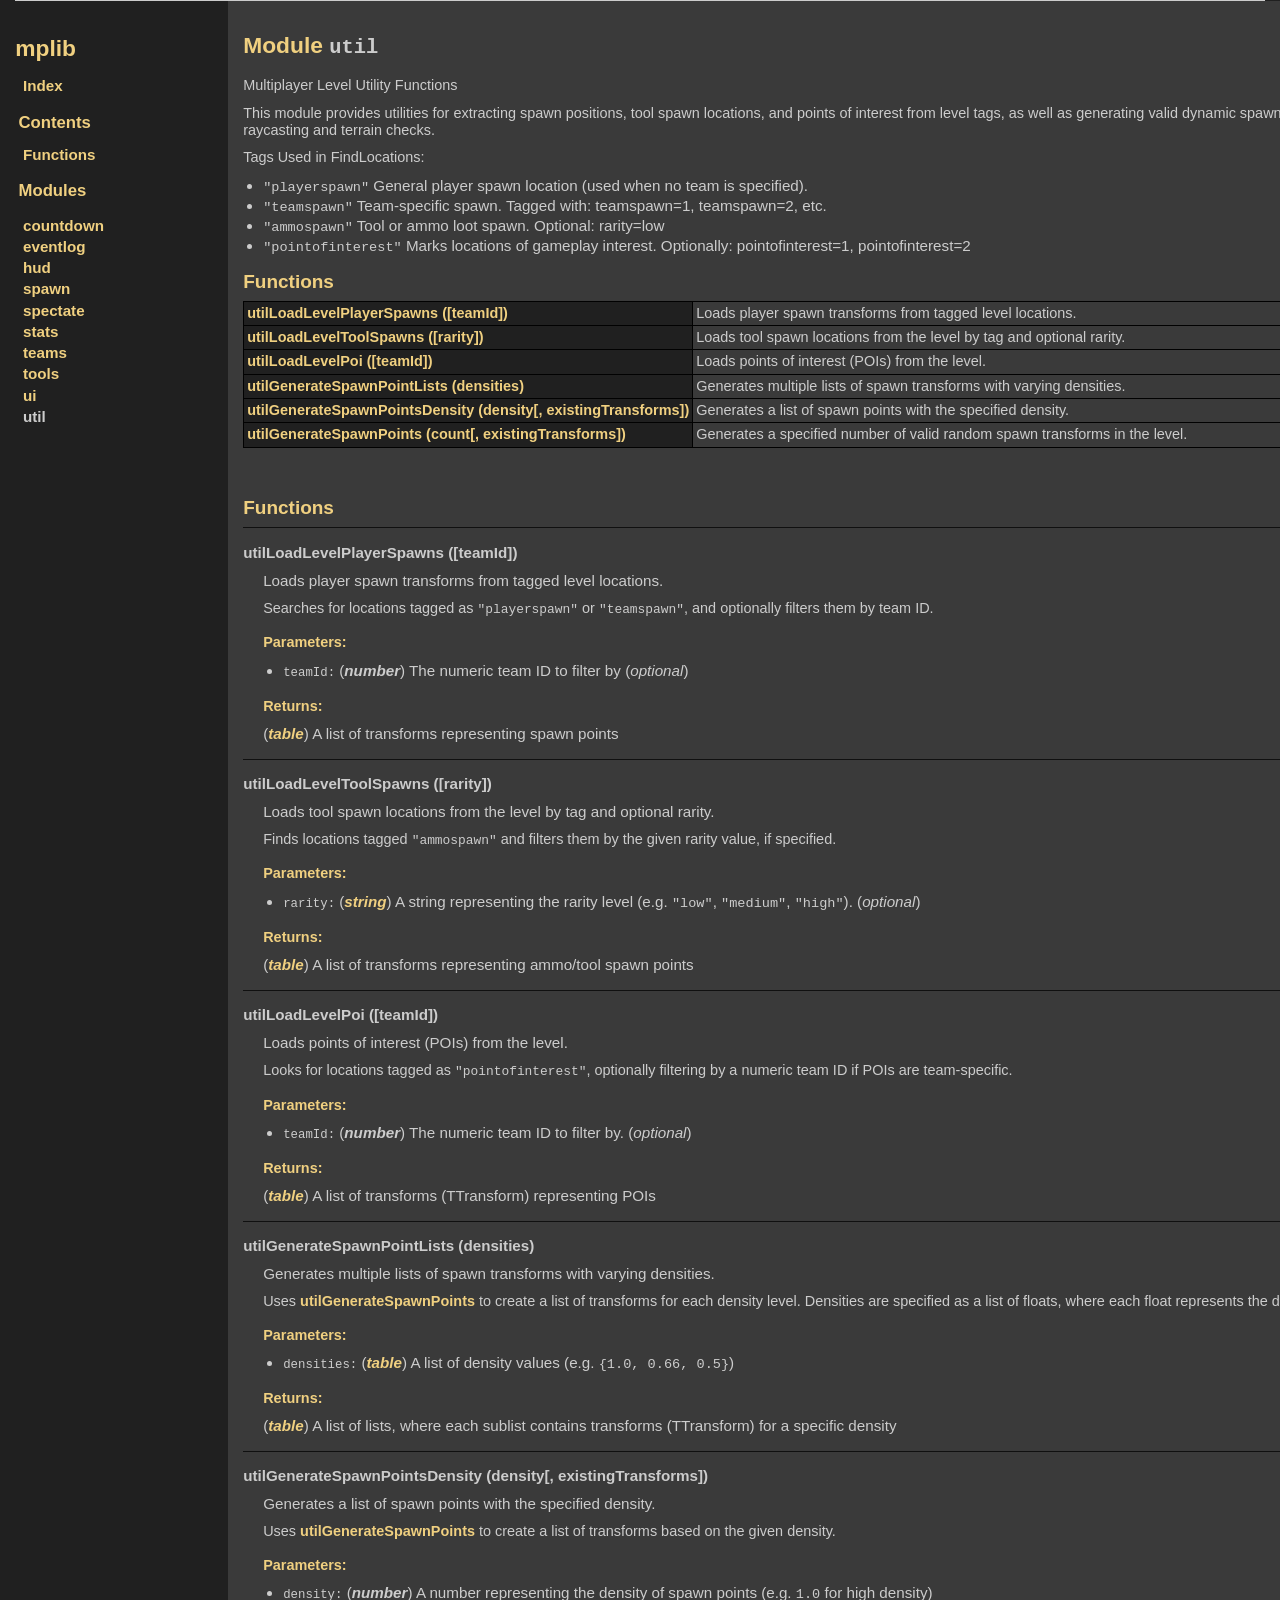
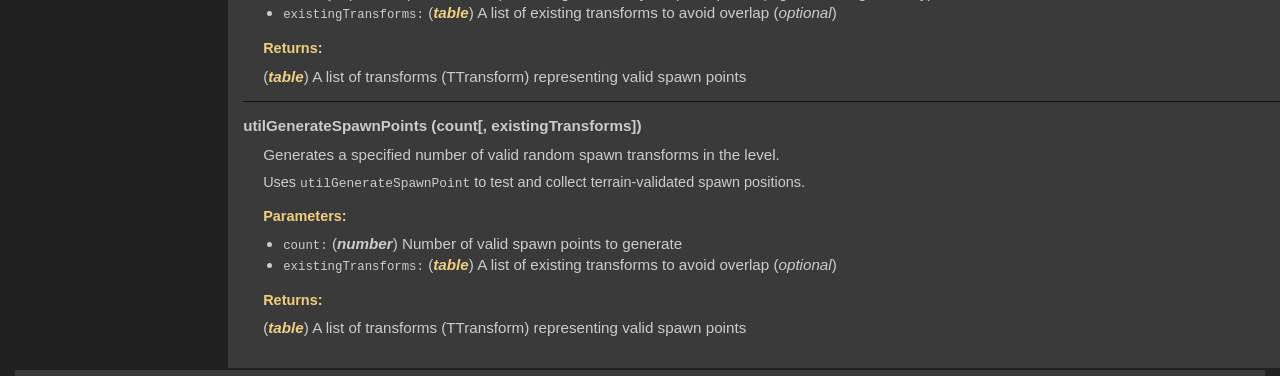
<file: docs/modules/util.html>
<!DOCTYPE html PUBLIC "-//W3C//DTD XHTML 1.0 Strict//EN"
   "http://www.w3.org/TR/xhtml1/DTD/xhtml1-strict.dtd">
<html>
<meta http-equiv="Content-Type" content="text/html; charset=UTF-8"/>
<head>
    <title>Reference</title>
    <link rel="stylesheet" href="../ldoc.css" type="text/css" />
</head>
<body>

<div id="container">

<div id="product">
	<div id="product_logo"></div>
	<div id="product_name"><big><b></b></big></div>
	<div id="product_description"></div>
</div> <!-- id="product" -->


<div id="main">


<!-- Menu -->

<div id="navigation">
<br/>
<h1>mplib</h1>


<ul>
  <li><a href="../index.html">Index</a></li>
</ul>

<h2>Contents</h2>
<ul>
<li><a href="#Functions">Functions</a></li>
</ul>


<h2>Modules</h2>
<ul class="nowrap">
  <li><a href="../modules/countdown.html">countdown</a></li>
  <li><a href="../modules/eventlog.html">eventlog</a></li>
  <li><a href="../modules/hud.html">hud</a></li>
  <li><a href="../modules/spawn.html">spawn</a></li>
  <li><a href="../modules/spectate.html">spectate</a></li>
  <li><a href="../modules/stats.html">stats</a></li>
  <li><a href="../modules/teams.html">teams</a></li>
  <li><a href="../modules/tools.html">tools</a></li>
  <li><a href="../modules/ui.html">ui</a></li>
  <li><strong>util</strong></li>
</ul>

</div>

<div id="content">

<h1>Module <code>util</code></h1>
<p>Multiplayer Level Utility Functions</p>

<p> This module provides utilities for extracting spawn positions, tool spawn locations,
 and points of interest from level tags, as well as generating valid dynamic spawn points
 in a level using raycasting and terrain checks.</p>
<p>


<p> Tags Used in FindLocations:</p>

<ul>
    <li><code>&quot;playerspawn&quot;</code> General player spawn location (used when no team is specified).</li>
    <li><code>&quot;teamspawn&quot;</code>   Team-specific spawn. Tagged with: teamspawn=1, teamspawn=2, etc.</li>
    <li><code>&quot;ammospawn&quot;</code>   Tool or ammo loot spawn. Optional: rarity=low</li>
    <li><code>&quot;pointofinterest&quot;</code> Marks locations of gameplay interest. Optionally: pointofinterest=1, pointofinterest=2</li>
</ul>
</p>


<h2><a href="#Functions">Functions</a></h2>
<table class="function_list">
	<tr>
	<td class="name" nowrap><a href="#utilLoadLevelPlayerSpawns">utilLoadLevelPlayerSpawns ([teamId])</a></td>
	<td class="summary">Loads player spawn transforms from tagged level locations.</td>
	</tr>
	<tr>
	<td class="name" nowrap><a href="#utilLoadLevelToolSpawns">utilLoadLevelToolSpawns ([rarity])</a></td>
	<td class="summary">Loads tool spawn locations from the level by tag and optional rarity.</td>
	</tr>
	<tr>
	<td class="name" nowrap><a href="#utilLoadLevelPoi">utilLoadLevelPoi ([teamId])</a></td>
	<td class="summary">Loads points of interest (POIs) from the level.</td>
	</tr>
	<tr>
	<td class="name" nowrap><a href="#utilGenerateSpawnPointLists">utilGenerateSpawnPointLists (densities)</a></td>
	<td class="summary">Generates multiple lists of spawn transforms with varying densities.</td>
	</tr>
	<tr>
	<td class="name" nowrap><a href="#utilGenerateSpawnPointsDensity">utilGenerateSpawnPointsDensity (density[, existingTransforms])</a></td>
	<td class="summary">Generates a list of spawn points with the specified density.</td>
	</tr>
	<tr>
	<td class="name" nowrap><a href="#utilGenerateSpawnPoints">utilGenerateSpawnPoints (count[, existingTransforms])</a></td>
	<td class="summary">Generates a specified number of valid random spawn transforms in the level.</td>
	</tr>
</table>

<br/>
<br/>


    <h2 class="section-header "><a name="Functions"></a>Functions</h2>

    <dl class="function">
    <dt>
    <a name = "utilLoadLevelPlayerSpawns"></a>
    <strong>utilLoadLevelPlayerSpawns ([teamId])</strong>
    </dt>
    <dd>
    Loads player spawn transforms from tagged level locations. </p>

<p> Searches for locations tagged as <code>&quot;playerspawn&quot;</code> or <code>&quot;teamspawn&quot;</code>, and optionally
 filters them by team ID.


    <h3>Parameters:</h3>
    <ul>
        <li><span class="parameter">teamId</span>
            <span class="types"><span class="type">number</span></span>
         The numeric team ID to filter by
         (<em>optional</em>)
        </li>
    </ul>

    <h3>Returns:</h3>
    <ol>

           <span class="types"><a class="type" href="https://www.lua.org/manual/5.1/manual.html#5.5">table</a></span>
        A list of transforms representing spawn points
    </ol>




</dd>
    <dt>
    <a name = "utilLoadLevelToolSpawns"></a>
    <strong>utilLoadLevelToolSpawns ([rarity])</strong>
    </dt>
    <dd>
    Loads tool spawn locations from the level by tag and optional rarity. </p>

<p> Finds locations tagged <code>&quot;ammospawn&quot;</code> and filters them by the given rarity value,
 if specified.


    <h3>Parameters:</h3>
    <ul>
        <li><span class="parameter">rarity</span>
            <span class="types"><a class="type" href="https://www.lua.org/manual/5.1/manual.html#5.4">string</a></span>
         A string representing the rarity level (e.g. <code>&quot;low&quot;</code>, <code>&quot;medium&quot;</code>, <code>&quot;high&quot;</code>).
         (<em>optional</em>)
        </li>
    </ul>

    <h3>Returns:</h3>
    <ol>

           <span class="types"><a class="type" href="https://www.lua.org/manual/5.1/manual.html#5.5">table</a></span>
        A list of transforms representing ammo/tool spawn points
    </ol>




</dd>
    <dt>
    <a name = "utilLoadLevelPoi"></a>
    <strong>utilLoadLevelPoi ([teamId])</strong>
    </dt>
    <dd>
    Loads points of interest (POIs) from the level. </p>

<p> Looks for locations tagged as <code>&quot;pointofinterest&quot;</code>, optionally filtering by a
 numeric team ID if POIs are team-specific.


    <h3>Parameters:</h3>
    <ul>
        <li><span class="parameter">teamId</span>
            <span class="types"><span class="type">number</span></span>
         The numeric team ID to filter by.
         (<em>optional</em>)
        </li>
    </ul>

    <h3>Returns:</h3>
    <ol>

           <span class="types"><a class="type" href="https://www.lua.org/manual/5.1/manual.html#5.5">table</a></span>
        A list of transforms (TTransform) representing POIs
    </ol>




</dd>
    <dt>
    <a name = "utilGenerateSpawnPointLists"></a>
    <strong>utilGenerateSpawnPointLists (densities)</strong>
    </dt>
    <dd>
    Generates multiple lists of spawn transforms with varying densities. </p>

<p> Uses <a href="../modules/util.html#utilGenerateSpawnPoints">utilGenerateSpawnPoints</a> to create a list of transforms for each density level.
 Densities are specified as a list of floats, where each float represents the density



    <h3>Parameters:</h3>
    <ul>
        <li><span class="parameter">densities</span>
            <span class="types"><a class="type" href="https://www.lua.org/manual/5.1/manual.html#5.5">table</a></span>
         A list of density values (e.g. <code>{1.0, 0.66, 0.5}</code>)
        </li>
    </ul>

    <h3>Returns:</h3>
    <ol>

           <span class="types"><a class="type" href="https://www.lua.org/manual/5.1/manual.html#5.5">table</a></span>
        A list of lists, where each sublist contains transforms (TTransform) for a specific density
    </ol>




</dd>
    <dt>
    <a name = "utilGenerateSpawnPointsDensity"></a>
    <strong>utilGenerateSpawnPointsDensity (density[, existingTransforms])</strong>
    </dt>
    <dd>
    Generates a list of spawn points with the specified density. </p>

<p> Uses <a href="../modules/util.html#utilGenerateSpawnPoints">utilGenerateSpawnPoints</a> to create a list of transforms based on the given density.


    <h3>Parameters:</h3>
    <ul>
        <li><span class="parameter">density</span>
            <span class="types"><span class="type">number</span></span>
         A number representing the density of spawn points (e.g. <code>1.0</code> for high density)
        </li>
        <li><span class="parameter">existingTransforms</span>
            <span class="types"><a class="type" href="https://www.lua.org/manual/5.1/manual.html#5.5">table</a></span>
         A list of existing transforms to avoid overlap
         (<em>optional</em>)
        </li>
    </ul>

    <h3>Returns:</h3>
    <ol>

           <span class="types"><a class="type" href="https://www.lua.org/manual/5.1/manual.html#5.5">table</a></span>
        A list of transforms (TTransform) representing valid spawn points
    </ol>




</dd>
    <dt>
    <a name = "utilGenerateSpawnPoints"></a>
    <strong>utilGenerateSpawnPoints (count[, existingTransforms])</strong>
    </dt>
    <dd>
    Generates a specified number of valid random spawn transforms in the level. </p>

<p> Uses <code>utilGenerateSpawnPoint</code> to test and collect terrain-validated spawn positions.


    <h3>Parameters:</h3>
    <ul>
        <li><span class="parameter">count</span>
            <span class="types"><span class="type">number</span></span>
         Number of valid spawn points to generate
        </li>
        <li><span class="parameter">existingTransforms</span>
            <span class="types"><a class="type" href="https://www.lua.org/manual/5.1/manual.html#5.5">table</a></span>
         A list of existing transforms to avoid overlap
         (<em>optional</em>)
        </li>
    </ul>

    <h3>Returns:</h3>
    <ol>

           <span class="types"><a class="type" href="https://www.lua.org/manual/5.1/manual.html#5.5">table</a></span>
        A list of transforms (TTransform) representing valid spawn points
    </ol>




</dd>
</dl>


</div> <!-- id="content" -->
</div> <!-- id="main" -->
<div id="about">
<i>generated by <a href="http://github.com/lunarmodules/LDoc">LDoc 1.5.0</a></i>
<i style="float:right;">Last updated 2025-12-09 10:41:23 </i>
</div> <!-- id="about" -->
</div> <!-- id="container" -->
</body>
</html>
</file>
<file: docs/ldoc.css>
/* BEGIN RESET

Copyright (c) 2010, Yahoo! Inc. All rights reserved.
Code licensed under the BSD License:
http://developer.yahoo.com/yui/license.html
version: 2.8.2r1
*/
html {
    background: #202020;
}
body,div,dl,dt,dd,ul,ol,li,h1,h2,h3,h4,h5,h6,pre,code,form,fieldset,legend,input,button,textarea,p,blockquote,th,td {
    margin: 0;
    padding: 0;
    color: #ccc;
}

table {
    border-collapse: collapse;
    border-spacing: 0;
}
fieldset,img {
    border: 0;
}
address,caption,cite,code,dfn,em,strong,th,var,optgroup {
    font-style: inherit;
    font-weight: inherit;
}
del,ins {
    text-decoration: none;
}
li {
    margin-left: 20px;
}
caption,th {
    text-align: left;
}
h1,h2,h3,h4,h5,h6 {
    font-size: 100%;
    font-weight: bold;
}
q:before,q:after {
    content: '';
}
abbr,acronym {
    border: 0;
    font-variant: normal;
}
sup {
    vertical-align: baseline;
}
sub {
    vertical-align: baseline;
}
legend {
    color: #000;
}
input,button,textarea,select,optgroup,option {
    font-family: inherit;
    font-size: inherit;
    font-style: inherit;
    font-weight: inherit;
}
input,button,textarea,select {*font-size:100%;
}
/* END RESET */

body {
    margin-left: 1em;
    margin-right: 1em;
    font-family: arial, helvetica, geneva, sans-serif;
    background-color: #202020; margin: 0px;
}

code, tt { font-family: monospace; font-size: 1.1em; }
span.parameter { font-family:monospace; }
span.parameter:after { content:":"; }
span.types:before { content:"("; }
span.types:after { content:")"; }
.type { font-weight: bold; font-style:italic }

body, p, td, th { font-size: .95em; line-height: 1.2em;}

p, ul { margin: 10px 0 0 0px;}

strong { font-weight: bold;}

em { font-style: italic;}

h1 {
    font-size: 1.5em;
    margin: 20px 0 20px 0;
    color: #F0D080;
}
h2, h3, h4 { margin: 15px 0 10px 0; color: #F0D080;}
h2 { font-size: 1.25em; }
h3 { font-size: 1.15em; }
h4 { font-size: 1.06em; }

a:link { font-weight: bold; color: #F0D080; text-decoration: none; }
a:visited { font-weight: bold; color: #F0D080; text-decoration: none; }
a:link:hover { text-decoration: underline; }

hr {
    color:#cccccc;
    background: #00007f;
    height: 1px;
}

blockquote { margin-left: 3em; }

ul { list-style-type: disc; }

p.name {
    font-family: "Andale Mono", monospace;
    padding-top: 1em;
}

pre {
    background-color: #202020;
    border: 1px solid #101010;
    padding: 10px;
    margin: 10px 0 10px 0;
    overflow: auto;
    font-family: "Andale Mono", monospace;
}

pre.example {
    font-size: .85em;
}

table.index { border: 1px #00007f; }
table.index td { text-align: left; vertical-align: top; }

#container {
    margin-left: 1em;
    margin-right: 1em;
    background-color: #202020;
}

#product {
    text-align: center;
    border-bottom: 1px solid #cccccc;
    background-color: #ffffff;
}

#product big {
    font-size: 2em;
}

#main {
    background-color: #202020;
}

#navigation {
    float: left;
    width: 14em;
    vertical-align: top;
    background-color: #202020;
    overflow: visible;
}

#navigation h2 {
    font-size:1.1em;
    text-align: left;
    padding:0.2em;
}

#navigation ul
{
    font-size:1em;
    list-style-type: none;
    margin: 1px 1px 10px 1px;
}

#navigation li {
    text-indent: -1em;
    display: block;
    margin: 3px 0px 0px 22px;
}

#navigation li li a {
    margin: 0px 3px 0px -1em;
}

#content {
    margin-left: 14em;
    padding: 1em;
    width: 1200px;
    background-color: #3a3a3a;
}

#about {
    clear: both;
    padding: 5px;
    border-top: 2px solid #202020;
    background-color: #3a3a3a;
}

@media print {
    body {
        font: 12pt "Times New Roman", "TimeNR", Times, serif;
    }
    a { font-weight: bold; color: #004080; text-decoration: underline; }

    #main {
        background-color: #ffffff;
        border-left: 0px;
    }

    #container {
        margin-left: 2%;
        margin-right: 2%;
        background-color: #ffffff;
    }

    #content {
        padding: 1em;
        background-color: #ffffff;
    }

    #navigation {
        display: none;
    }
    pre.example {
        font-family: "Andale Mono", monospace;
        font-size: 10pt;
        page-break-inside: avoid;
    }
}

table.module_list {
    border-width: 1px;
    border-style: solid;
    border-color: #202020;
    border-collapse: collapse;
}
table.module_list td {
    border-width: 1px;
    padding: 3px;
    border-style: solid;
    border-color: #000000;
}
table.module_list td.name { background-color: #202020; min-width: 200px; }
table.module_list td.summary { width: 100%; }


table.function_list {
    border-width: 1px;
    border-style: solid;
    border-color: #010101;
    border-collapse: collapse;
}
table.function_list td {
    border-width: 1px;
    padding: 3px;
    border-style: solid;
    border-color: #010101;
}
table.function_list td.name { background-color: #202020; min-width: 200px; }
table.function_list td.summary { width: 100%; }

ul.nowrap {
    overflow:auto;
    white-space:nowrap;
}

dl.table dt, dl.function dt {border-top: 1px solid #101010; padding-top: 1em;}
dl.table dd, dl.function dd {padding-bottom: 1em; margin: 10px 0 0 20px;}
dl.table h3, dl.function h3 {font-size: .95em;}

/* stop sublists from having initial vertical space */
ul ul { margin-top: 0px; }
ol ul { margin-top: 0px; }
ol ol { margin-top: 0px; }
ul ol { margin-top: 0px; }

/* make the target distinct; helps when we're navigating to a function */
a:target + * {
  background-color: #FF9;
}


/* styles for prettification of source */
pre .comment { color: #94c558; }
pre .constant { color: #a8660d; }
pre .escape { color: #844631; }
pre .keyword { color: #aa5050; font-weight: bold; }
pre .library { color: #0e7c6b; }
pre .marker { color: #512b1e; background: #fedc56; font-weight: bold; }
pre .string { color: #dfcc6d; }
pre .number { color: #f8660d; }
pre .function-name { color: #d79538; }
pre .operator { color: #2239a8; font-weight: bold; }
pre .preprocessor, pre .prepro { color: #a33243; }
pre .global { color: #558817; }
pre .user-keyword { color: #800080; }
pre .prompt { color: #558817; }
pre .url { color: #272fc2; text-decoration: underline; }
</file>
